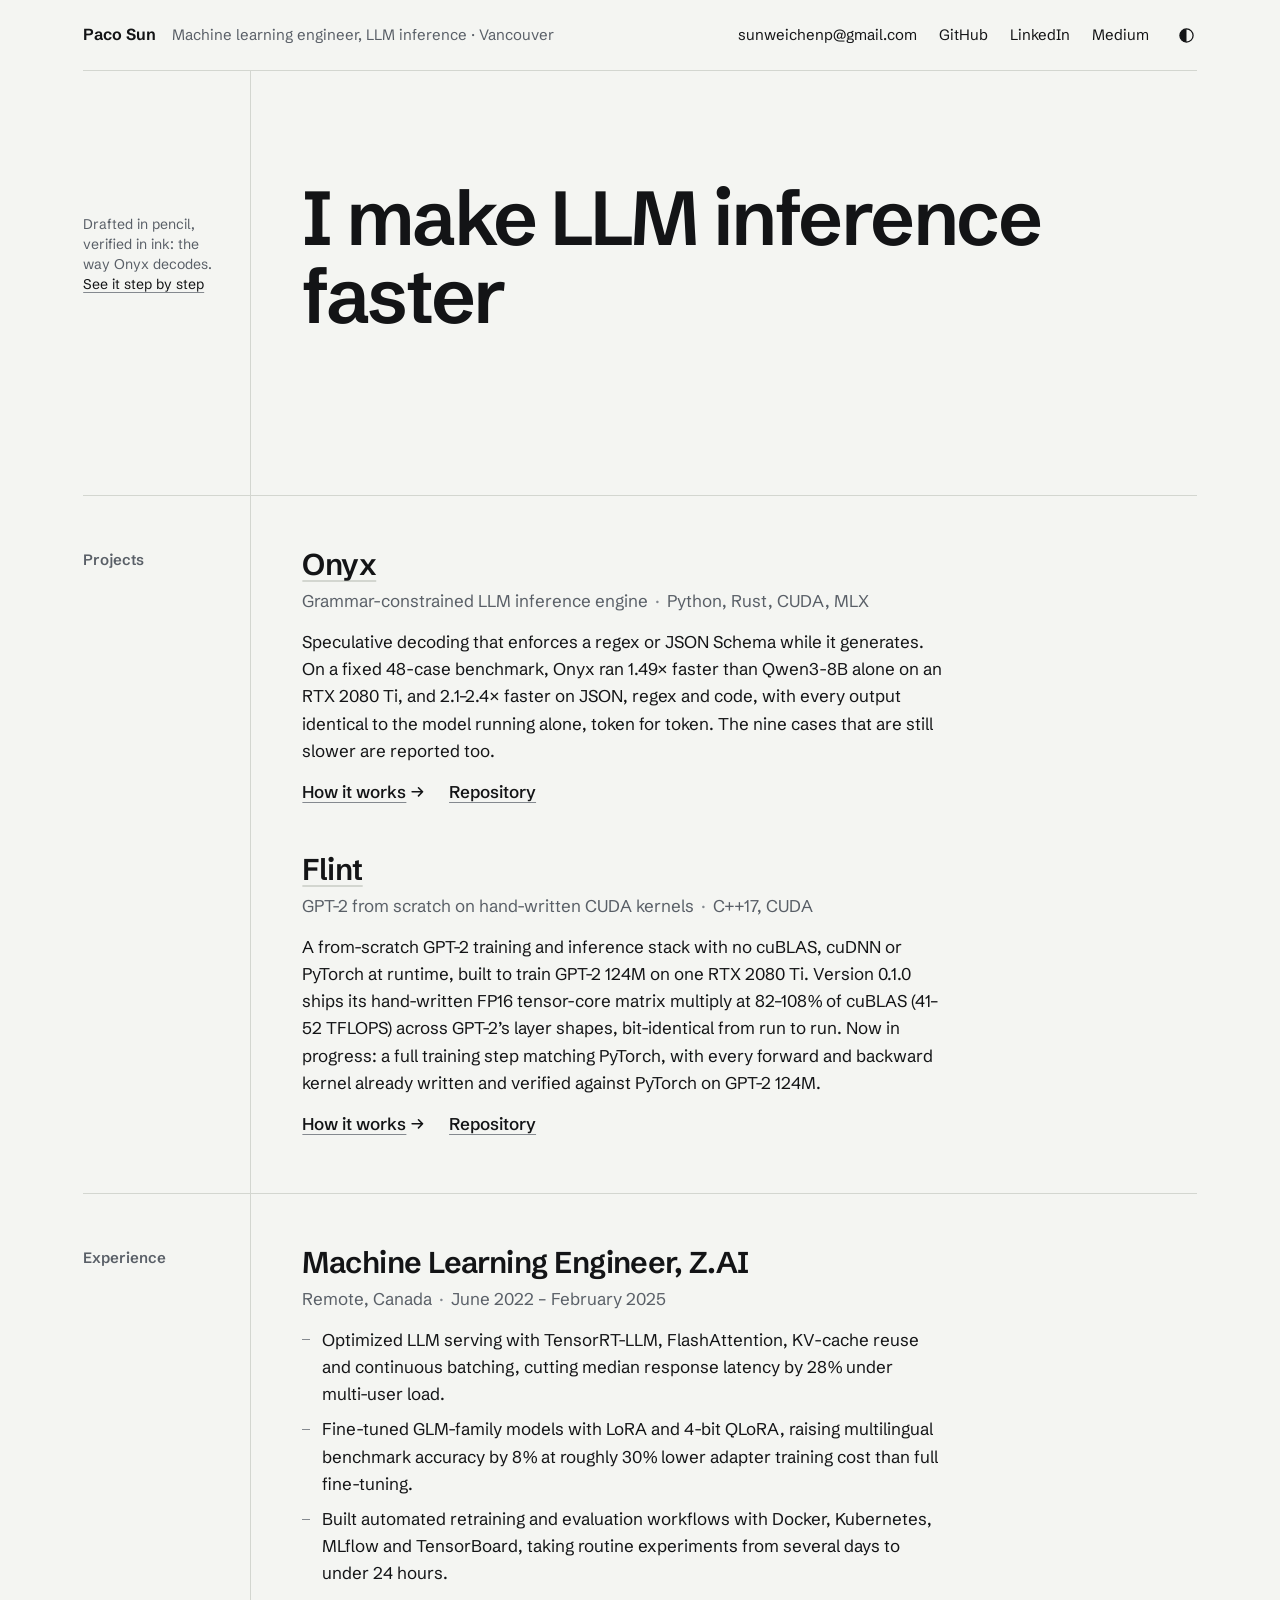
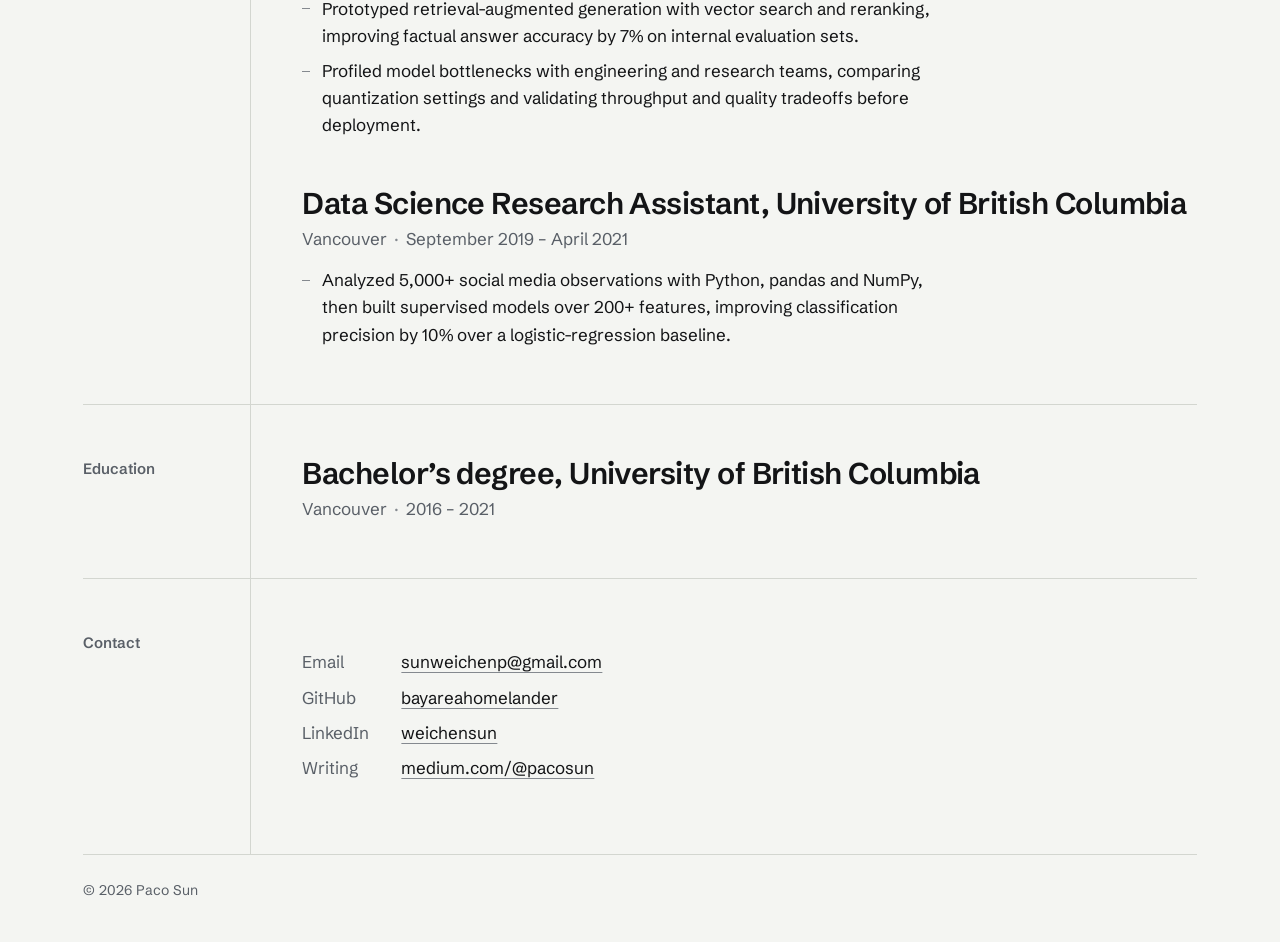
<file: index.html>
<!doctype html>
<html lang="en">
<head>
<meta charset="utf-8">
<meta name="viewport" content="width=device-width, initial-scale=1">
<title>Paco Sun, machine learning engineer</title>
<meta name="description" content="Paco Sun is a machine learning engineer in Vancouver who builds fast, exact LLM inference: Onyx, grammar-constrained speculative decoding, and Flint, GPT-2 on hand-written CUDA kernels.">
<meta property="og:type" content="website">
<meta property="og:title" content="Paco Sun, machine learning engineer">
<meta property="og:description" content="LLM inference that runs faster without changing a single output token.">
<meta property="og:url" content="https://bayareahomelander.github.io/">
<link rel="canonical" href="https://bayareahomelander.github.io/">
<link rel="icon" href="favicon.svg" type="image/svg+xml">
<link rel="preload" href="assets/fonts/schibsted-grotesk-latin-wght.woff2" as="font" type="font/woff2" crossorigin>
<link rel="stylesheet" href="assets/site.css">
<script>
(function () {
  var d = document.documentElement;
  try { var t = localStorage.getItem("theme"); if (t) d.dataset.theme = t; } catch (e) {}
  if (!matchMedia("(prefers-reduced-motion: reduce)").matches) {
    d.classList.add("motion");
    setTimeout(function () { if (!d.classList.contains("inking")) d.classList.remove("motion"); }, 2500);
  }
})();
</script>
<script src="assets/site.js" defer></script>
</head>
<body>
<a class="skip" href="#main">Skip to content</a>
<div class="wrap">
  <header class="slug">
    <div>
      <h1 class="name"><a href="./">Paco Sun</a></h1>
      <span class="role">Machine learning engineer, LLM inference<span class="sep" aria-hidden="true"> · </span>Vancouver</span>
    </div>
    <nav aria-label="Contact and profiles">
      <a href="mailto:sunweichenp@gmail.com">sunweichenp@gmail.com</a>
      <a href="https://github.com/bayareahomelander">GitHub</a>
      <a href="https://www.linkedin.com/in/weichensun/">LinkedIn</a>
      <a href="https://medium.com/@pacosun">Medium</a>
      <button class="theme" type="button" data-theme-toggle aria-label="Switch theme">
        <svg viewBox="0 0 20 20" aria-hidden="true"><circle cx="10" cy="10" r="7.75" fill="none" stroke="currentColor" stroke-width="1.5"/><path d="M10 2.25a7.75 7.75 0 0 0 0 15.5z" fill="currentColor"/></svg>
      </button>
    </nav>
  </header>

  <main id="main">
    <section class="row hero" aria-label="Introduction">
      <div class="m">
        <p class="note">
          <svg class="mark" viewBox="0 0 24 18" aria-hidden="true"><path d="M2.5 9.8c2 1.3 3.6 3 5 5.4C10.4 9.6 15 4.7 21.5 2.6" fill="none" stroke="currentColor" stroke-width="2" stroke-linecap="round" stroke-linejoin="round"/></svg>
          Drafted in pencil, verified in ink: the way Onyx decodes. <a href="onyx/#demo">See it step by step</a>
        </p>
      </div>
      <div class="c">
        <p class="lede" aria-hidden="true" data-ink><span class="w">I</span> <span class="w">make</span> <span class="w">LLM</span> <span class="w">inference</span> <span class="w">faster</span> <span class="w">without</span> <span class="w">changing</span> <span class="w">a</span> <span class="w">single</span> <span class="w">output</span> <span class="w">token.</span></p>
        <p class="visually-hidden">I make LLM inference faster without changing a single output token.</p>
      </div>
    </section>

    <section class="row" aria-labelledby="projects">
      <div class="m"><h2 id="projects">Projects</h2></div>
      <div class="c">
        <article class="entry">
          <h3><a href="onyx/">Onyx</a></h3>
          <p class="sub">Grammar-constrained LLM inference engine<span class="sep" aria-hidden="true">·</span>Python, Rust, CUDA, MLX</p>
          <p>Speculative decoding that enforces a regex or JSON Schema while it generates. On a fixed 48-case benchmark, Onyx ran 1.49× faster than Qwen3-8B alone on an RTX 2080 Ti, and 2.1–2.4× faster on JSON, regex and code, with every output identical to the model running alone, token for token. The nine cases that are still slower are reported too.</p>
          <p class="links"><a href="onyx/">How it works<svg class="arrow" viewBox="0 0 12 12" aria-hidden="true"><path d="M1 6h9.2M6.6 2.4 10.2 6l-3.6 3.6" fill="none" stroke="currentColor" stroke-width="1.4" stroke-linecap="round" stroke-linejoin="round"/></svg></a><a href="https://github.com/bayareahomelander/Onyx">Repository</a></p>
        </article>
        <article class="entry">
          <h3><a href="flint/">Flint</a></h3>
          <p class="sub">GPT-2 from scratch on hand-written CUDA kernels<span class="sep" aria-hidden="true">·</span>C++17, CUDA</p>
          <p>A from-scratch GPT-2 training and inference stack with no cuBLAS, cuDNN or PyTorch at runtime, built to train GPT-2 124M on one RTX 2080 Ti. Version 0.1.0 ships its hand-written FP16 tensor-core matrix multiply at 82–108% of cuBLAS (41–52 TFLOPS) across GPT-2’s layer shapes, bit-identical from run to run. Now in progress: a full training step matching PyTorch, with every forward and backward kernel already written and verified against PyTorch on GPT-2 124M.</p>
          <p class="links"><a href="flint/">How it works<svg class="arrow" viewBox="0 0 12 12" aria-hidden="true"><path d="M1 6h9.2M6.6 2.4 10.2 6l-3.6 3.6" fill="none" stroke="currentColor" stroke-width="1.4" stroke-linecap="round" stroke-linejoin="round"/></svg></a><a href="https://github.com/bayareahomelander/Flint">Repository</a></p>
        </article>
      </div>
    </section>

    <section class="row" aria-labelledby="experience">
      <div class="m"><h2 id="experience">Experience</h2></div>
      <div class="c">
        <article class="entry">
          <h3>Machine Learning Engineer, Z.AI</h3>
          <p class="sub">Remote, Canada<span class="sep" aria-hidden="true">·</span>June 2022 – February 2025</p>
          <ul>
            <li>Optimized LLM serving with TensorRT-LLM, FlashAttention, KV-cache reuse and continuous batching, cutting median response latency by 28% under multi-user load.</li>
            <li>Fine-tuned GLM-family models with LoRA and 4-bit QLoRA, raising multilingual benchmark accuracy by 8% at roughly 30% lower adapter training cost than full fine-tuning.</li>
            <li>Built automated retraining and evaluation workflows with Docker, Kubernetes, MLflow and TensorBoard, taking routine experiments from several days to under 24 hours.</li>
            <li>Prototyped retrieval-augmented generation with vector search and reranking, improving factual answer accuracy by 7% on internal evaluation sets.</li>
            <li>Profiled model bottlenecks with engineering and research teams, comparing quantization settings and validating throughput and quality tradeoffs before deployment.</li>
          </ul>
        </article>
        <article class="entry">
          <h3>Data Science Research Assistant, University of British Columbia</h3>
          <p class="sub">Vancouver<span class="sep" aria-hidden="true">·</span>September 2019 – April 2021</p>
          <ul>
            <li>Analyzed 5,000+ social media observations with Python, pandas and NumPy, then built supervised models over 200+ features, improving classification precision by 10% over a logistic-regression baseline.</li>
          </ul>
        </article>
      </div>
    </section>

    <section class="row" aria-labelledby="education">
      <div class="m"><h2 id="education">Education</h2></div>
      <div class="c">
        <article class="entry">
          <h3>Bachelor’s degree, University of British Columbia</h3>
          <p class="sub">Vancouver<span class="sep" aria-hidden="true">·</span>2016 – 2021</p>
        </article>
      </div>
    </section>

    <section class="row" aria-labelledby="contact">
      <div class="m"><h2 id="contact">Contact</h2></div>
      <div class="c">
        <dl class="contact">
          <dt>Email</dt><dd><a href="mailto:sunweichenp@gmail.com">sunweichenp@gmail.com</a></dd>
          <dt>GitHub</dt><dd><a href="https://github.com/bayareahomelander">bayareahomelander</a></dd>
          <dt>LinkedIn</dt><dd><a href="https://www.linkedin.com/in/weichensun/">weichensun</a></dd>
          <dt>Writing</dt><dd><a href="https://medium.com/@pacosun">medium.com/@pacosun</a></dd>
        </dl>
      </div>
    </section>
  </main>

  <footer class="foot">
    <span>© 2026 Paco Sun</span>
  </footer>
</div>
</body>
</html>
</file>
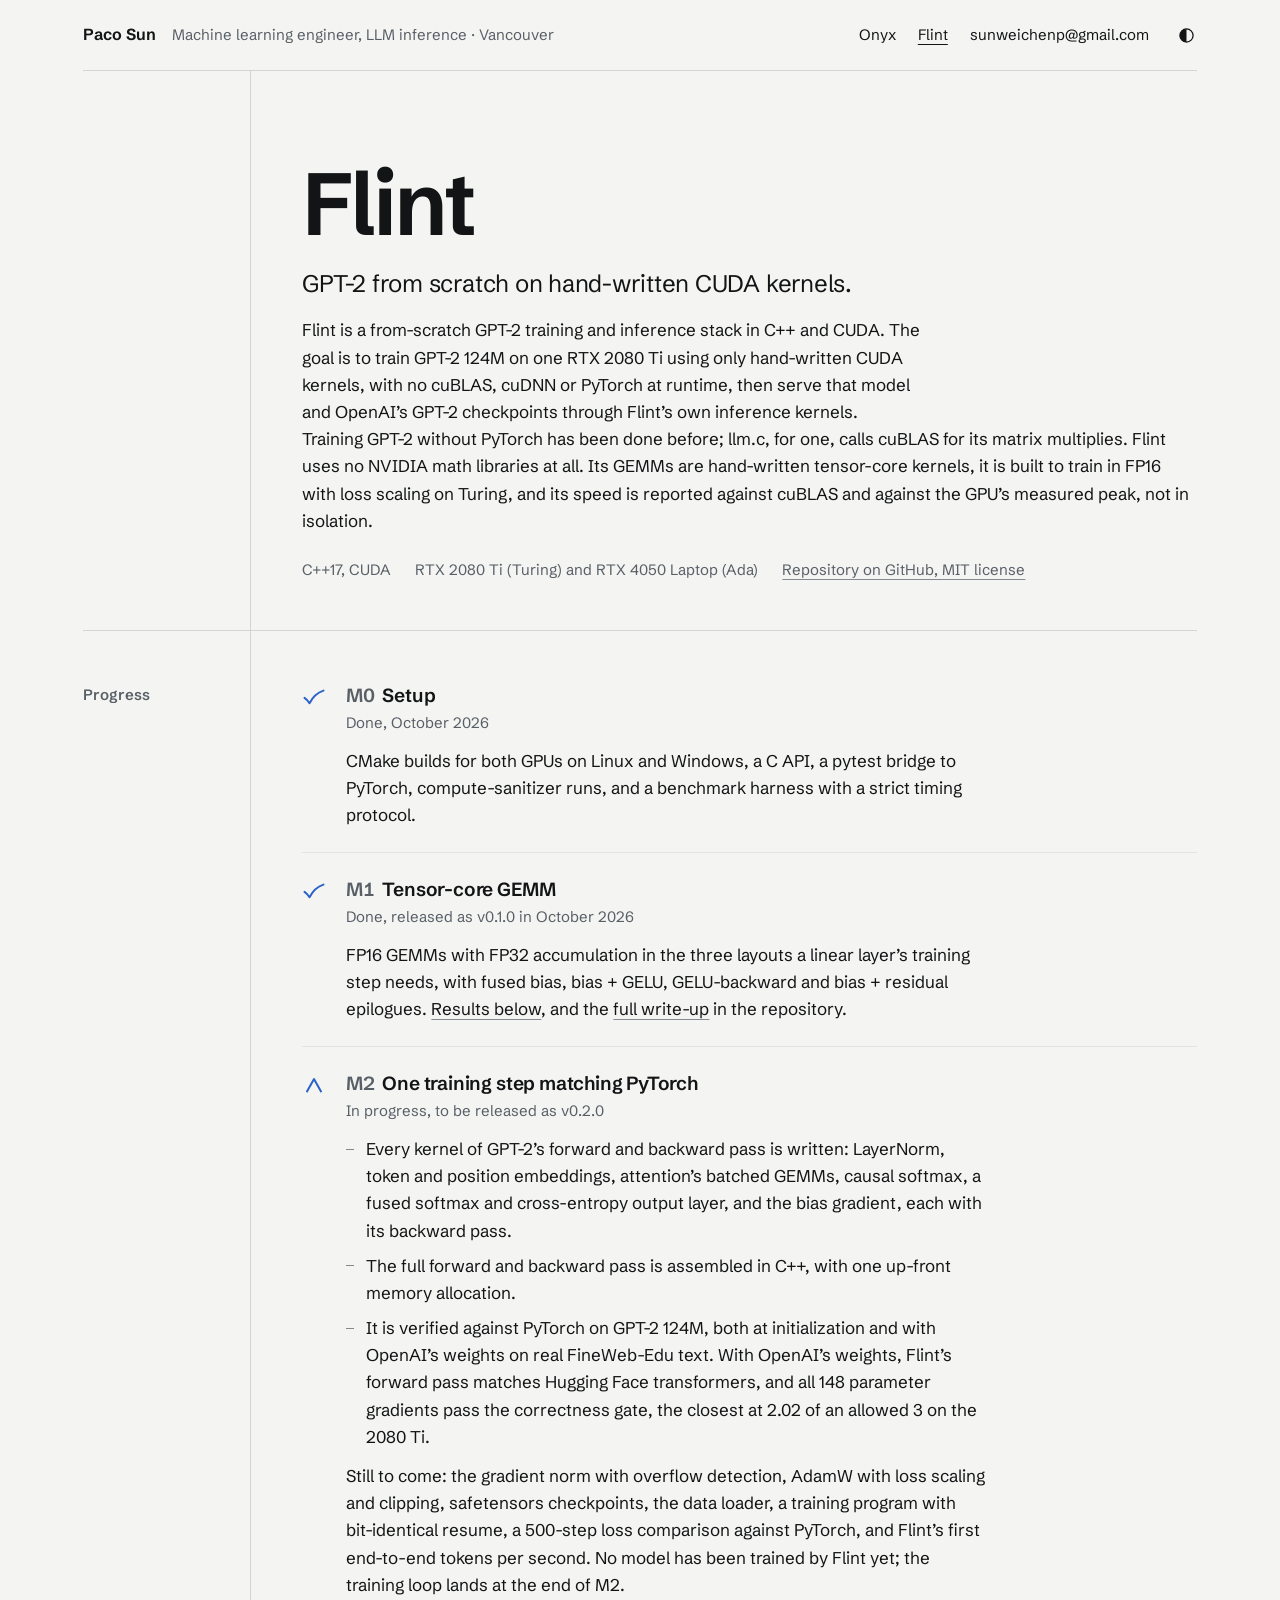
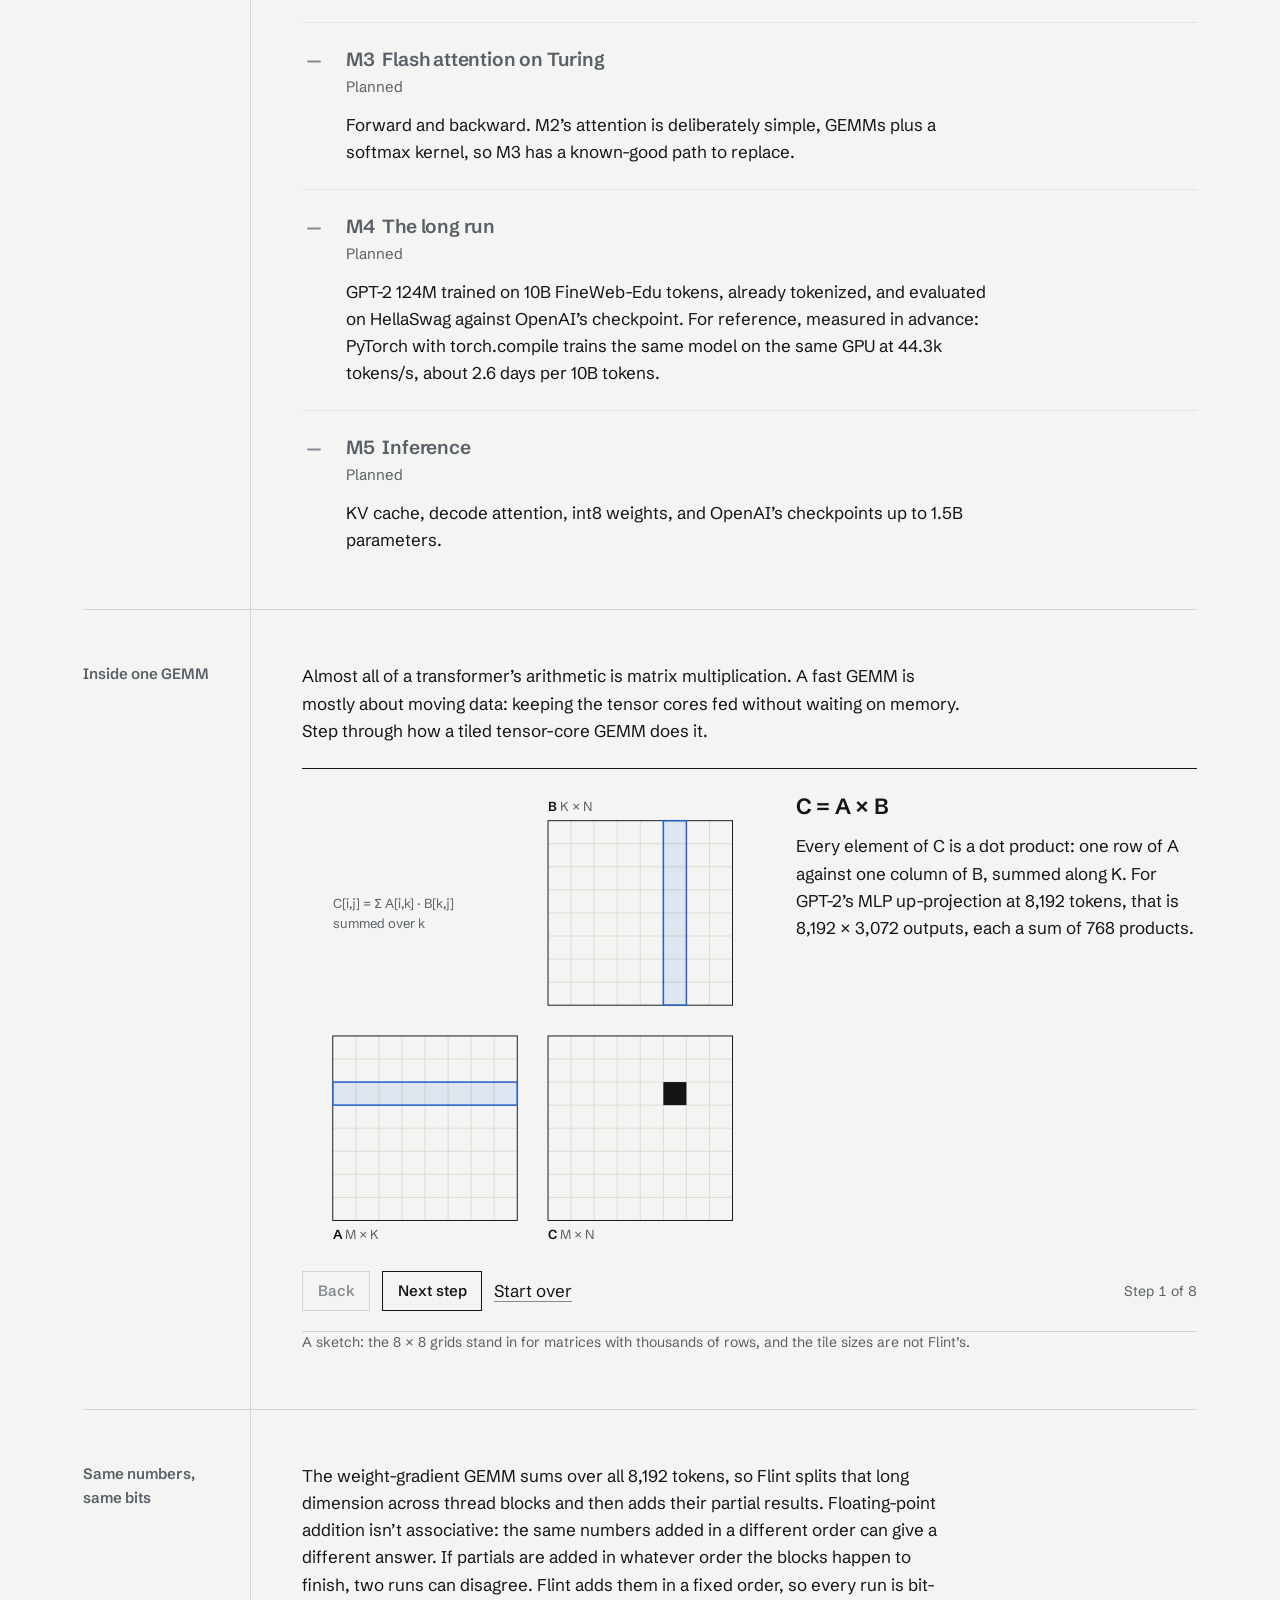
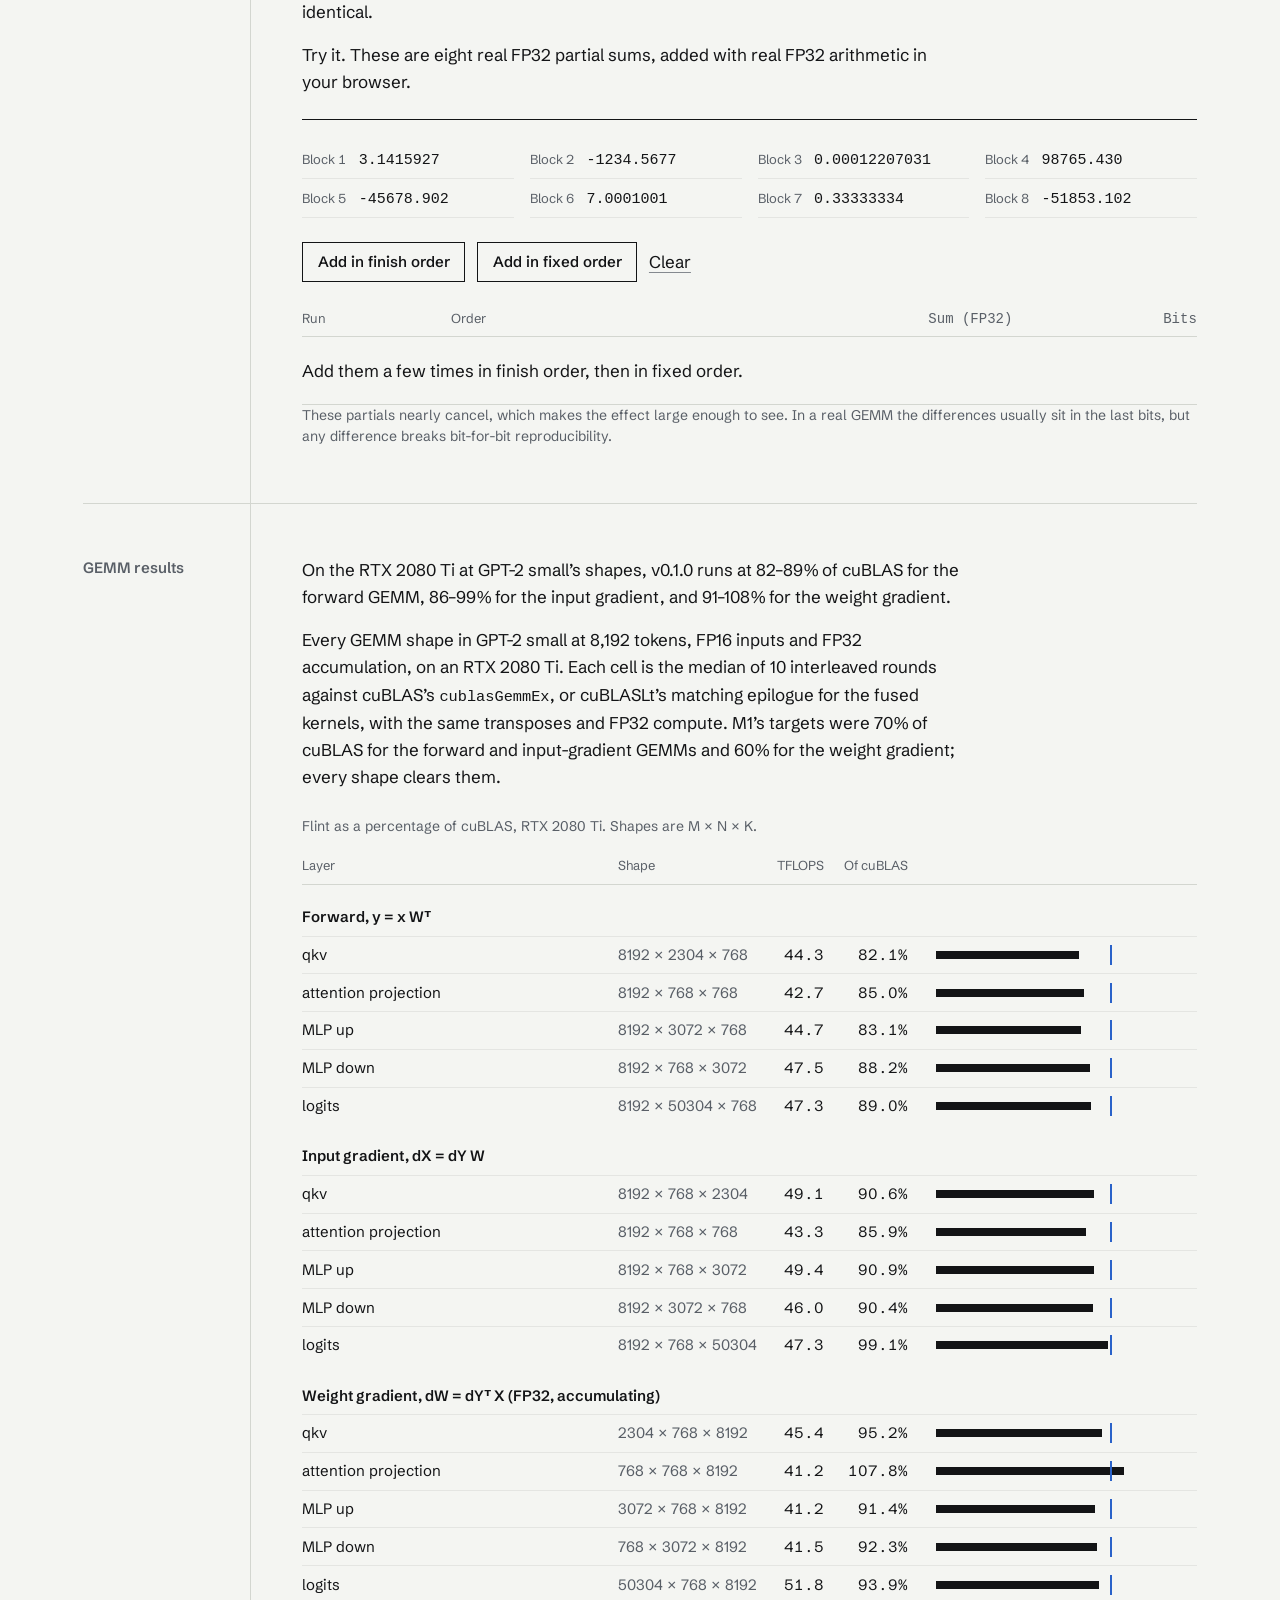
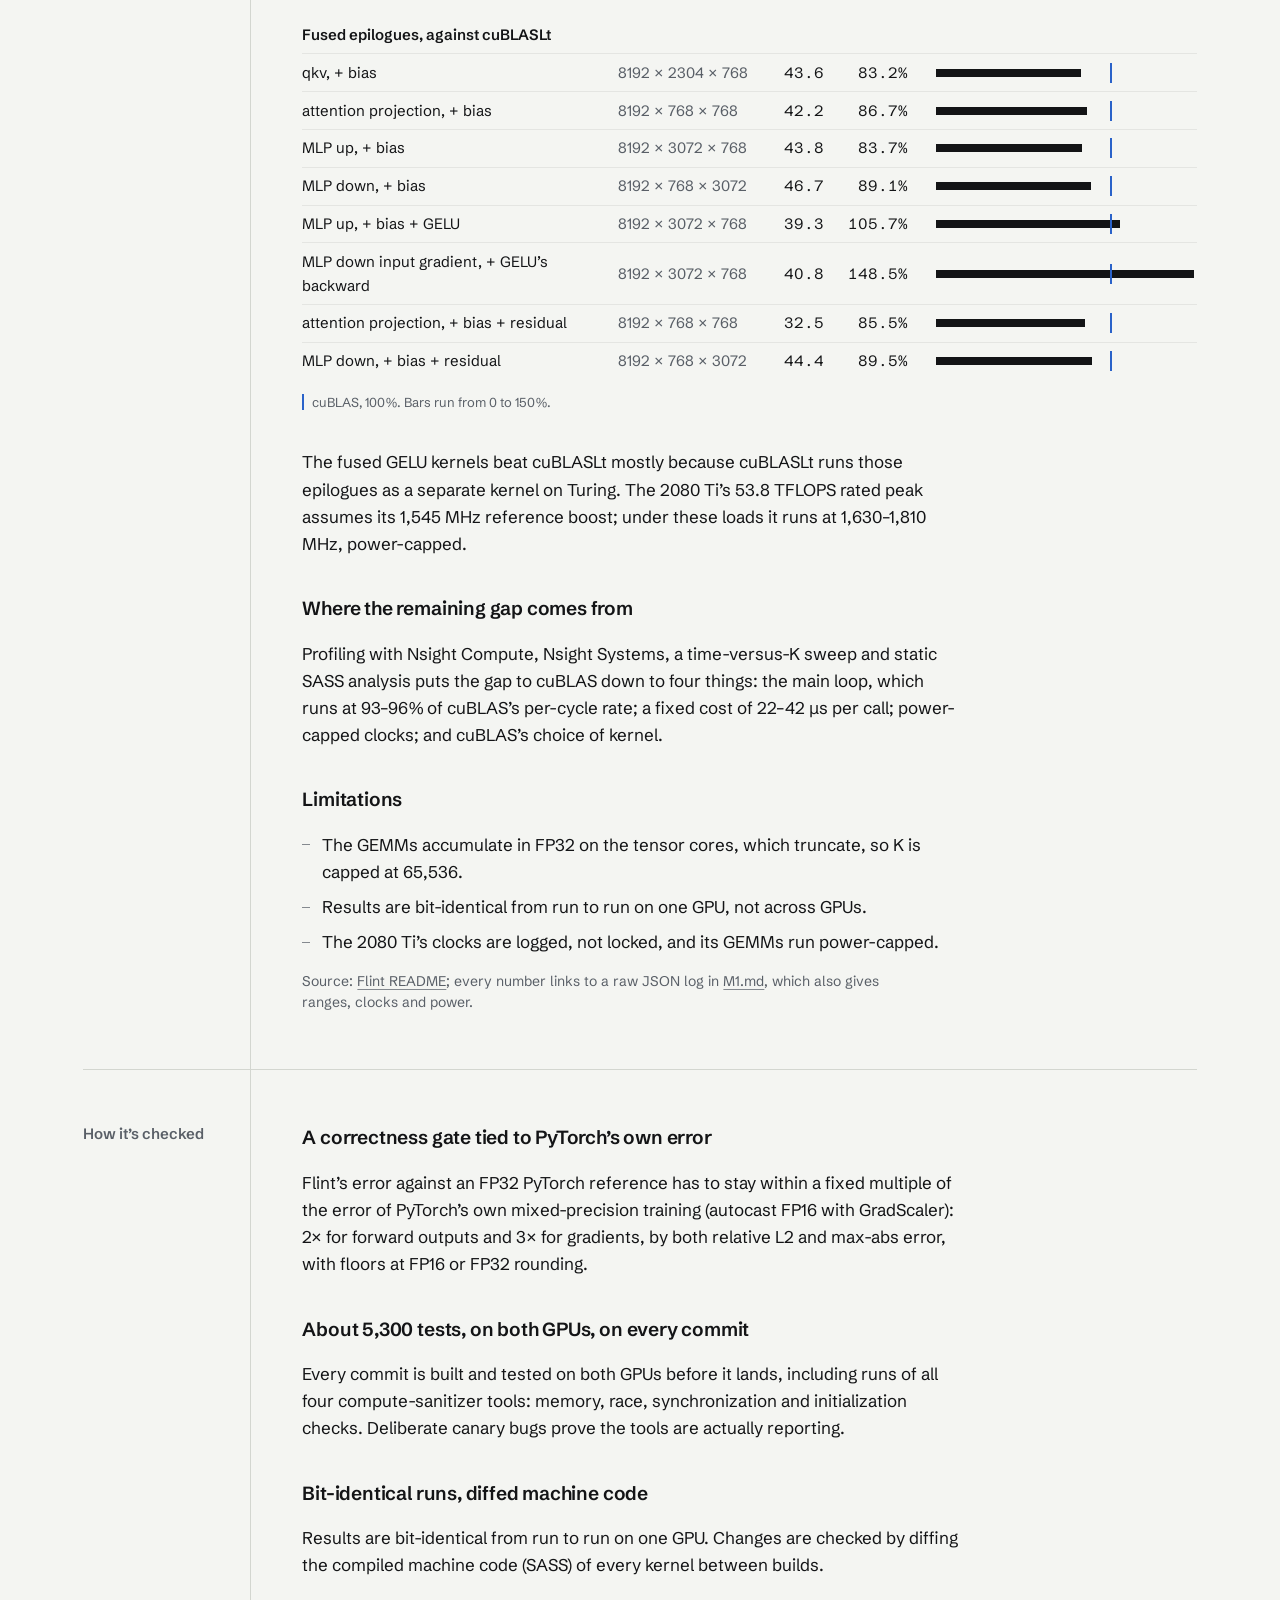
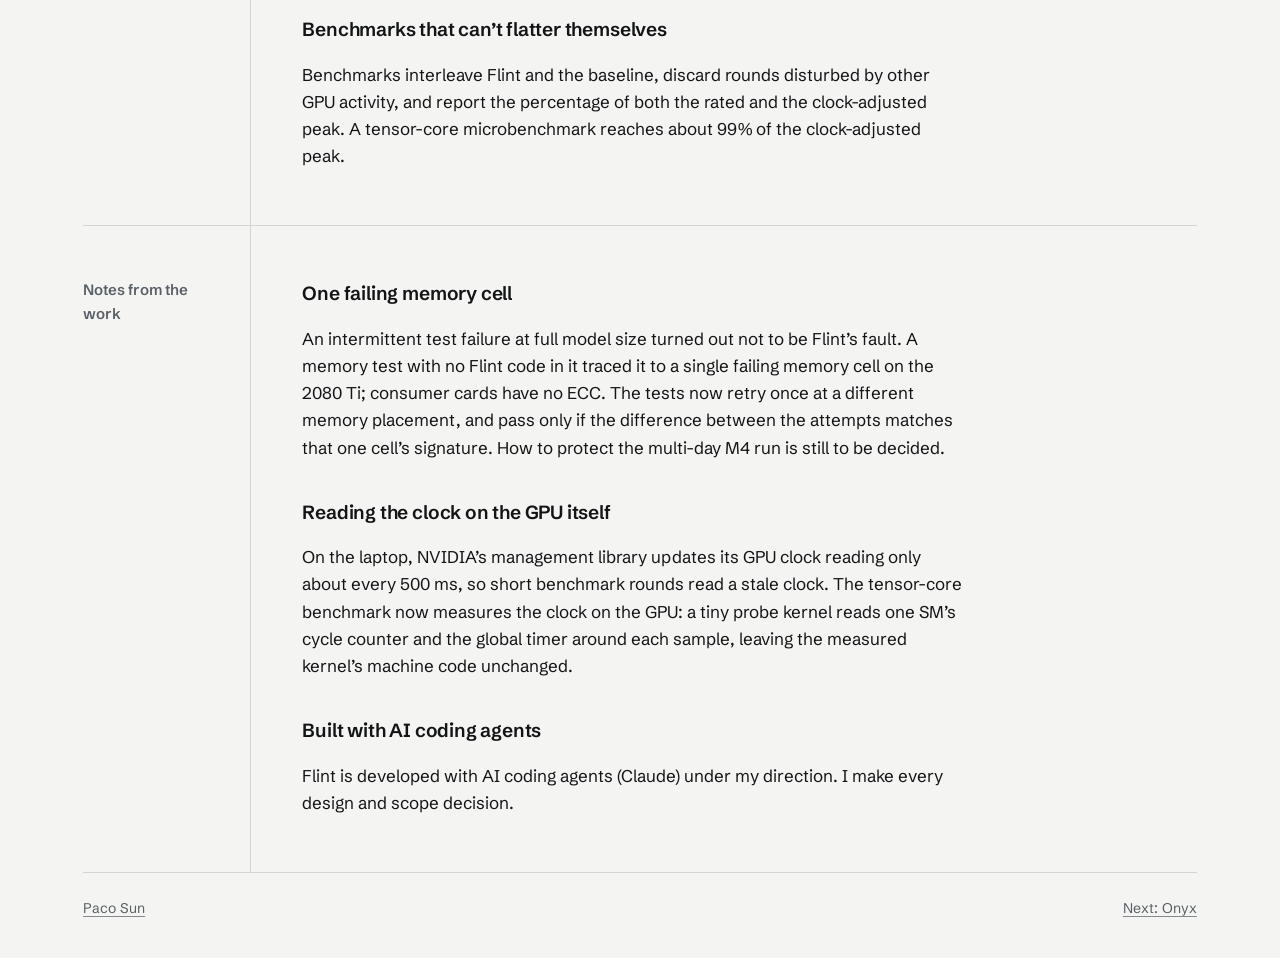
<file: flint/index.html>
<!doctype html>
<html lang="en">
<head>
<meta charset="utf-8">
<meta name="viewport" content="width=device-width, initial-scale=1">
<title>Flint: GPT-2 from scratch on hand-written CUDA kernels · Paco Sun</title>
<meta name="description" content="Flint is a from-scratch GPT-2 training and inference stack in C++ and CUDA, with no cuBLAS, cuDNN or PyTorch at runtime. v0.1.0: a hand-written tensor-core GEMM at 82–108% of cuBLAS. A training step matching PyTorch is in progress.">
<meta property="og:type" content="article">
<meta property="og:title" content="Flint: GPT-2 from scratch on hand-written CUDA kernels">
<meta property="og:description" content="A hand-written FP16 tensor-core GEMM at 82–108% of cuBLAS across GPT-2’s layer shapes, bit-identical run to run. Step through how it works.">
<meta property="og:url" content="https://bayareahomelander.github.io/flint/">
<link rel="canonical" href="https://bayareahomelander.github.io/flint/">
<link rel="icon" href="../favicon.svg" type="image/svg+xml">
<link rel="preload" href="../assets/fonts/schibsted-grotesk-latin-wght.woff2" as="font" type="font/woff2" crossorigin>
<link rel="stylesheet" href="../assets/site.css">
<link rel="stylesheet" href="demo.css">
<script>
(function () {
  try { var t = localStorage.getItem("theme"); if (t) document.documentElement.dataset.theme = t; } catch (e) {}
})();
</script>
<script src="../assets/site.js" defer></script>
<script src="demo.js" defer></script>
</head>
<body>
<a class="skip" href="#main">Skip to content</a>
<div class="wrap">
  <header class="slug">
    <div>
      <p class="name"><a href="../">Paco Sun</a></p>
      <span class="role">Machine learning engineer, LLM inference<span class="sep" aria-hidden="true"> · </span>Vancouver</span>
    </div>
    <nav aria-label="Site">
      <a href="../onyx/">Onyx</a>
      <a href="./" aria-current="page">Flint</a>
      <a href="mailto:sunweichenp@gmail.com">sunweichenp@gmail.com</a>
      <button class="theme" type="button" data-theme-toggle aria-label="Switch theme">
        <svg viewBox="0 0 20 20" aria-hidden="true"><circle cx="10" cy="10" r="7.75" fill="none" stroke="currentColor" stroke-width="1.5"/><path d="M10 2.25a7.75 7.75 0 0 0 0 15.5z" fill="currentColor"/></svg>
      </button>
    </nav>
  </header>

  <main id="main">
    <section class="row title" aria-labelledby="top">
      <div class="m"></div>
      <div class="c">
        <h1 id="top">Flint</h1>
        <p class="standfirst">GPT-2 from scratch on hand-written CUDA kernels.</p>
        <p>Flint is a from-scratch GPT-2 training and inference stack in C++ and CUDA. The goal is to train GPT-2 124M on one RTX 2080 Ti using only hand-written CUDA kernels, with no cuBLAS, cuDNN or PyTorch at runtime, then serve that model and OpenAI’s GPT-2 checkpoints through Flint’s own inference kernels.</p>
        <p>Training GPT-2 without PyTorch has been done before; llm.c, for one, calls cuBLAS for its matrix multiplies. Flint uses no NVIDIA math libraries at all. Its GEMMs are hand-written tensor-core kernels, it is built to train in FP16 with loss scaling on Turing, and its speed is reported against cuBLAS and against the GPU’s measured peak, not in isolation.</p>
        <p class="facts"><span>C++17, CUDA</span><span>RTX 2080 Ti (Turing) and RTX 4050 Laptop (Ada)</span><a href="https://github.com/bayareahomelander/Flint">Repository on GitHub, MIT license</a></p>
      </div>
    </section>

    <section class="row" aria-labelledby="progress">
      <div class="m"><h2 id="progress">Progress</h2></div>
      <div class="c">
        <ol class="milestones">
          <li class="done">
            <svg class="ms-mark" viewBox="0 0 24 18" aria-hidden="true"><path d="M2.5 9.8c2 1.3 3.6 3 5 5.4C10.4 9.6 15 4.7 21.5 2.6" fill="none" stroke="currentColor" stroke-width="2" stroke-linecap="round" stroke-linejoin="round"/></svg>
            <div>
              <h3><span class="ms-id">M0</span>Setup</h3>
              <p class="ms-state">Done, October 2026</p>
              <p>CMake builds for both GPUs on Linux and Windows, a C API, a pytest bridge to PyTorch, compute-sanitizer runs, and a benchmark harness with a strict timing protocol.</p>
            </div>
          </li>
          <li class="done">
            <svg class="ms-mark" viewBox="0 0 24 18" aria-hidden="true"><path d="M2.5 9.8c2 1.3 3.6 3 5 5.4C10.4 9.6 15 4.7 21.5 2.6" fill="none" stroke="currentColor" stroke-width="2" stroke-linecap="round" stroke-linejoin="round"/></svg>
            <div>
              <h3><span class="ms-id">M1</span>Tensor-core GEMM</h3>
              <p class="ms-state">Done, released as v0.1.0 in October 2026</p>
              <p>FP16 GEMMs with FP32 accumulation in the three layouts a linear layer’s training step needs, with fused bias, bias + GELU, GELU-backward and bias + residual epilogues. <a href="#results">Results below</a>, and the <a href="https://github.com/bayareahomelander/Flint/blob/main/docs/results/M1.md">full write-up</a> in the repository.</p>
            </div>
          </li>
          <li class="active">
            <svg class="ms-mark" viewBox="0 0 24 18" aria-hidden="true"><path d="M5 15.5 12 3l7 12.5" fill="none" stroke="currentColor" stroke-width="2" stroke-linecap="round" stroke-linejoin="round"/></svg>
            <div>
              <h3><span class="ms-id">M2</span>One training step matching PyTorch</h3>
              <p class="ms-state">In progress, to be released as v0.2.0</p>
              <ul class="dash">
                <li>Every kernel of GPT-2’s forward and backward pass is written: LayerNorm, token and position embeddings, attention’s batched GEMMs, causal softmax, a fused softmax and cross-entropy output layer, and the bias gradient, each with its backward pass.</li>
                <li>The full forward and backward pass is assembled in C++, with one up-front memory allocation.</li>
                <li>It is verified against PyTorch on GPT-2 124M, both at initialization and with OpenAI’s weights on real FineWeb-Edu text. With OpenAI’s weights, Flint’s forward pass matches Hugging Face transformers, and all 148 parameter gradients pass the correctness gate, the closest at 2.02 of an allowed 3 on the 2080 Ti.</li>
              </ul>
              <p>Still to come: the gradient norm with overflow detection, AdamW with loss scaling and clipping, safetensors checkpoints, the data loader, a training program with bit-identical resume, a 500-step loss comparison against PyTorch, and Flint’s first end-to-end tokens per second. No model has been trained by Flint yet; the training loop lands at the end of M2.</p>
            </div>
          </li>
          <li class="planned">
            <svg class="ms-mark" viewBox="0 0 24 18" aria-hidden="true"><path d="M6 9.5h12" fill="none" stroke="currentColor" stroke-width="2" stroke-linecap="round"/></svg>
            <div>
              <h3><span class="ms-id">M3</span>Flash attention on Turing</h3>
              <p class="ms-state">Planned</p>
              <p>Forward and backward. M2’s attention is deliberately simple, GEMMs plus a softmax kernel, so M3 has a known-good path to replace.</p>
            </div>
          </li>
          <li class="planned">
            <svg class="ms-mark" viewBox="0 0 24 18" aria-hidden="true"><path d="M6 9.5h12" fill="none" stroke="currentColor" stroke-width="2" stroke-linecap="round"/></svg>
            <div>
              <h3><span class="ms-id">M4</span>The long run</h3>
              <p class="ms-state">Planned</p>
              <p>GPT-2 124M trained on 10B FineWeb-Edu tokens, already tokenized, and evaluated on HellaSwag against OpenAI’s checkpoint. For reference, measured in advance: PyTorch with torch.compile trains the same model on the same GPU at 44.3k tokens/s, about 2.6 days per 10B tokens.</p>
            </div>
          </li>
          <li class="planned">
            <svg class="ms-mark" viewBox="0 0 24 18" aria-hidden="true"><path d="M6 9.5h12" fill="none" stroke="currentColor" stroke-width="2" stroke-linecap="round"/></svg>
            <div>
              <h3><span class="ms-id">M5</span>Inference</h3>
              <p class="ms-state">Planned</p>
              <p>KV cache, decode attention, int8 weights, and OpenAI’s checkpoints up to 1.5B parameters.</p>
            </div>
          </li>
        </ol>
      </div>
    </section>

    <section class="row" aria-labelledby="demo">
      <div class="m"><h2 id="demo">Inside one GEMM</h2></div>
      <div class="c">
        <div class="prose">
          <p>Almost all of a transformer’s arithmetic is matrix multiplication. A fast GEMM is mostly about moving data: keeping the tensor cores fed without waiting on memory. Step through how a tiled tensor-core GEMM does it.</p>
        </div>

        <div class="demo gemm-demo" data-gemm>
          <div class="gemm-body">
            <svg class="gemm" viewBox="0 0 600 590" role="img" aria-labelledby="gemm-title" data-svg><title id="gemm-title">Matrices A, B and C, with the parts in use highlighted</title></svg>
            <div class="gemm-side">
              <p class="gemm-stage" data-stage></p>
              <p class="status" data-status aria-live="polite"></p>
            </div>
          </div>
          <div class="demo-controls">
            <button class="btn quiet" type="button" data-back>Back</button>
            <button class="btn" type="button" data-next>Next step</button>
            <button class="textbtn" type="button" data-reset>Start over</button>
            <span class="count" data-step></span>
          </div>
        </div>
        <p class="small demo-note">A sketch: the 8 × 8 grids stand in for matrices with thousands of rows, and the tile sizes are not Flint’s.</p>
      </div>
    </section>

    <section class="row" aria-labelledby="order">
      <div class="m"><h2 id="order">Same numbers, same bits</h2></div>
      <div class="c">
        <div class="prose">
          <p>The weight-gradient GEMM sums over all 8,192 tokens, so Flint splits that long dimension across thread blocks and then adds their partial results. Floating-point addition isn’t associative: the same numbers added in a different order can give a different answer. If partials are added in whatever order the blocks happen to finish, two runs can disagree. Flint adds them in a fixed order, so every run is bit-identical.</p>
          <p>Try it. These are eight real FP32 partial sums, added with real FP32 arithmetic in your browser.</p>
        </div>

        <div class="demo sum-demo" data-sum>
          <ol class="partials code" data-partials aria-label="Eight partial sums"></ol>
          <div class="demo-controls">
            <button class="btn" type="button" data-random>Add in finish order</button>
            <button class="btn" type="button" data-fixed>Add in fixed order</button>
            <button class="textbtn" type="button" data-clear>Clear</button>
          </div>
          <table class="sumlog">
            <caption class="visually-hidden">Results of each run</caption>
            <thead><tr><th scope="col">Run</th><th scope="col">Order</th><th scope="col" class="num">Sum (FP32)</th><th scope="col" class="num">Bits</th></tr></thead>
            <tbody data-log></tbody>
          </table>
          <p class="status" data-sum-status aria-live="polite">Add them a few times in finish order, then in fixed order.</p>
        </div>
        <p class="small demo-note">These partials nearly cancel, which makes the effect large enough to see. In a real GEMM the differences usually sit in the last bits, but any difference breaks bit-for-bit reproducibility.</p>
      </div>
    </section>

    <section class="row" aria-labelledby="results">
      <div class="m"><h2 id="results">GEMM results</h2></div>
      <div class="c">
        <div class="prose">
          <p>On the RTX 2080 Ti at GPT-2 small’s shapes, v0.1.0 runs at 82–89% of cuBLAS for the forward GEMM, 86–99% for the input gradient, and 91–108% for the weight gradient.</p>
          <p>Every GEMM shape in GPT-2 small at 8,192 tokens, FP16 inputs and FP32 accumulation, on an RTX 2080 Ti. Each cell is the median of 10 interleaved rounds against cuBLAS’s <code>cublasGemmEx</code>, or cuBLASLt’s matching epilogue for the fused kernels, with the same transposes and FP32 compute. M1’s targets were 70% of cuBLAS for the forward and input-gradient GEMMs and 60% for the weight gradient; every shape clears them.</p>
        </div>
        <table class="chart flint-chart">
          <caption>Flint as a percentage of cuBLAS, RTX 2080 Ti. Shapes are M × N × K.</caption>
          <thead><tr><th scope="col">Layer</th><th scope="col" class="shape">Shape</th><th scope="col" class="num">TFLOPS</th><th scope="col" class="num">Of cuBLAS</th><th scope="col" class="barcell"><span class="visually-hidden">Bar</span></th></tr></thead>
          <tbody>
            <tr class="group"><th scope="rowgroup" colspan="5">Forward, y = x Wᵀ</th></tr>
            <tr><th scope="row">qkv</th><td class="shape dim">8192 × 2304 × 768</td><td class="num">44.3</td><td class="num">82.1%</td><td class="barcell"><div class="bar" style="--v:54.73%;--base:66.67%"><i></i></div></td></tr>
            <tr><th scope="row">attention projection</th><td class="shape dim">8192 × 768 × 768</td><td class="num">42.7</td><td class="num">85.0%</td><td class="barcell"><div class="bar" style="--v:56.67%;--base:66.67%"><i></i></div></td></tr>
            <tr><th scope="row">MLP up</th><td class="shape dim">8192 × 3072 × 768</td><td class="num">44.7</td><td class="num">83.1%</td><td class="barcell"><div class="bar" style="--v:55.4%;--base:66.67%"><i></i></div></td></tr>
            <tr><th scope="row">MLP down</th><td class="shape dim">8192 × 768 × 3072</td><td class="num">47.5</td><td class="num">88.2%</td><td class="barcell"><div class="bar" style="--v:58.8%;--base:66.67%"><i></i></div></td></tr>
            <tr><th scope="row">logits</th><td class="shape dim">8192 × 50304 × 768</td><td class="num">47.3</td><td class="num">89.0%</td><td class="barcell"><div class="bar" style="--v:59.33%;--base:66.67%"><i></i></div></td></tr>
            <tr class="group"><th scope="rowgroup" colspan="5">Input gradient, dX = dY W</th></tr>
            <tr><th scope="row">qkv</th><td class="shape dim">8192 × 768 × 2304</td><td class="num">49.1</td><td class="num">90.6%</td><td class="barcell"><div class="bar" style="--v:60.4%;--base:66.67%"><i></i></div></td></tr>
            <tr><th scope="row">attention projection</th><td class="shape dim">8192 × 768 × 768</td><td class="num">43.3</td><td class="num">85.9%</td><td class="barcell"><div class="bar" style="--v:57.27%;--base:66.67%"><i></i></div></td></tr>
            <tr><th scope="row">MLP up</th><td class="shape dim">8192 × 768 × 3072</td><td class="num">49.4</td><td class="num">90.9%</td><td class="barcell"><div class="bar" style="--v:60.6%;--base:66.67%"><i></i></div></td></tr>
            <tr><th scope="row">MLP down</th><td class="shape dim">8192 × 3072 × 768</td><td class="num">46.0</td><td class="num">90.4%</td><td class="barcell"><div class="bar" style="--v:60.27%;--base:66.67%"><i></i></div></td></tr>
            <tr><th scope="row">logits</th><td class="shape dim">8192 × 768 × 50304</td><td class="num">47.3</td><td class="num">99.1%</td><td class="barcell"><div class="bar" style="--v:66.07%;--base:66.67%"><i></i></div></td></tr>
            <tr class="group"><th scope="rowgroup" colspan="5">Weight gradient, dW = dYᵀ X (FP32, accumulating)</th></tr>
            <tr><th scope="row">qkv</th><td class="shape dim">2304 × 768 × 8192</td><td class="num">45.4</td><td class="num">95.2%</td><td class="barcell"><div class="bar" style="--v:63.47%;--base:66.67%"><i></i></div></td></tr>
            <tr><th scope="row">attention projection</th><td class="shape dim">768 × 768 × 8192</td><td class="num">41.2</td><td class="num">107.8%</td><td class="barcell"><div class="bar" style="--v:71.87%;--base:66.67%"><i></i></div></td></tr>
            <tr><th scope="row">MLP up</th><td class="shape dim">3072 × 768 × 8192</td><td class="num">41.2</td><td class="num">91.4%</td><td class="barcell"><div class="bar" style="--v:60.93%;--base:66.67%"><i></i></div></td></tr>
            <tr><th scope="row">MLP down</th><td class="shape dim">768 × 3072 × 8192</td><td class="num">41.5</td><td class="num">92.3%</td><td class="barcell"><div class="bar" style="--v:61.53%;--base:66.67%"><i></i></div></td></tr>
            <tr><th scope="row">logits</th><td class="shape dim">50304 × 768 × 8192</td><td class="num">51.8</td><td class="num">93.9%</td><td class="barcell"><div class="bar" style="--v:62.6%;--base:66.67%"><i></i></div></td></tr>
            <tr class="group"><th scope="rowgroup" colspan="5">Fused epilogues, against cuBLASLt</th></tr>
            <tr><th scope="row">qkv, + bias</th><td class="shape dim">8192 × 2304 × 768</td><td class="num">43.6</td><td class="num">83.2%</td><td class="barcell"><div class="bar" style="--v:55.47%;--base:66.67%"><i></i></div></td></tr>
            <tr><th scope="row">attention projection, + bias</th><td class="shape dim">8192 × 768 × 768</td><td class="num">42.2</td><td class="num">86.7%</td><td class="barcell"><div class="bar" style="--v:57.8%;--base:66.67%"><i></i></div></td></tr>
            <tr><th scope="row">MLP up, + bias</th><td class="shape dim">8192 × 3072 × 768</td><td class="num">43.8</td><td class="num">83.7%</td><td class="barcell"><div class="bar" style="--v:55.8%;--base:66.67%"><i></i></div></td></tr>
            <tr><th scope="row">MLP down, + bias</th><td class="shape dim">8192 × 768 × 3072</td><td class="num">46.7</td><td class="num">89.1%</td><td class="barcell"><div class="bar" style="--v:59.4%;--base:66.67%"><i></i></div></td></tr>
            <tr><th scope="row">MLP up, + bias + GELU</th><td class="shape dim">8192 × 3072 × 768</td><td class="num">39.3</td><td class="num">105.7%</td><td class="barcell"><div class="bar" style="--v:70.47%;--base:66.67%"><i></i></div></td></tr>
            <tr><th scope="row">MLP down input gradient, + GELU’s backward</th><td class="shape dim">8192 × 3072 × 768</td><td class="num">40.8</td><td class="num">148.5%</td><td class="barcell"><div class="bar" style="--v:99%;--base:66.67%"><i></i></div></td></tr>
            <tr><th scope="row">attention projection, + bias + residual</th><td class="shape dim">8192 × 768 × 768</td><td class="num">32.5</td><td class="num">85.5%</td><td class="barcell"><div class="bar" style="--v:57%;--base:66.67%"><i></i></div></td></tr>
            <tr><th scope="row">MLP down, + bias + residual</th><td class="shape dim">8192 × 768 × 3072</td><td class="num">44.4</td><td class="num">89.5%</td><td class="barcell"><div class="bar" style="--v:59.67%;--base:66.67%"><i></i></div></td></tr>
          </tbody>
        </table>
        <p class="axis-note">cuBLAS, 100%. Bars run from 0 to 150%.</p>

        <div class="prose" style="margin-top:2.25rem">
          <p>The fused GELU kernels beat cuBLASLt mostly because cuBLASLt runs those epilogues as a separate kernel on Turing. The 2080 Ti’s 53.8 TFLOPS rated peak assumes its 1,545 MHz reference boost; under these loads it runs at 1,630–1,810 MHz, power-capped.</p>
          <h3>Where the remaining gap comes from</h3>
          <p>Profiling with Nsight Compute, Nsight Systems, a time-versus-K sweep and static SASS analysis puts the gap to cuBLAS down to four things: the main loop, which runs at 93–96% of cuBLAS’s per-cycle rate; a fixed cost of 22–42 µs per call; power-capped clocks; and cuBLAS’s choice of kernel.</p>
          <h3>Limitations</h3>
          <ul>
            <li>The GEMMs accumulate in FP32 on the tensor cores, which truncate, so K is capped at 65,536.</li>
            <li>Results are bit-identical from run to run on one GPU, not across GPUs.</li>
            <li>The 2080 Ti’s clocks are logged, not locked, and its GEMMs run power-capped.</li>
          </ul>
          <p class="small">Source: <a href="https://github.com/bayareahomelander/Flint#gemm-results">Flint README</a>; every number links to a raw JSON log in <a href="https://github.com/bayareahomelander/Flint/blob/main/docs/results/M1.md">M1.md</a>, which also gives ranges, clocks and power.</p>
        </div>
      </div>
    </section>

    <section class="row" aria-labelledby="checks">
      <div class="m"><h2 id="checks">How it’s checked</h2></div>
      <div class="c prose">
        <h3>A correctness gate tied to PyTorch’s own error</h3>
        <p>Flint’s error against an FP32 PyTorch reference has to stay within a fixed multiple of the error of PyTorch’s own mixed-precision training (autocast FP16 with GradScaler): 2× for forward outputs and 3× for gradients, by both relative L2 and max-abs error, with floors at FP16 or FP32 rounding.</p>
        <h3>About 5,300 tests, on both GPUs, on every commit</h3>
        <p>Every commit is built and tested on both GPUs before it lands, including runs of all four compute-sanitizer tools: memory, race, synchronization and initialization checks. Deliberate canary bugs prove the tools are actually reporting.</p>
        <h3>Bit-identical runs, diffed machine code</h3>
        <p>Results are bit-identical from run to run on one GPU. Changes are checked by diffing the compiled machine code (SASS) of every kernel between builds.</p>
        <h3>Benchmarks that can’t flatter themselves</h3>
        <p>Benchmarks interleave Flint and the baseline, discard rounds disturbed by other GPU activity, and report the percentage of both the rated and the clock-adjusted peak. A tensor-core microbenchmark reaches about 99% of the clock-adjusted peak.</p>
      </div>
    </section>

    <section class="row" aria-labelledby="notes">
      <div class="m"><h2 id="notes">Notes from the work</h2></div>
      <div class="c prose">
        <h3>One failing memory cell</h3>
        <p>An intermittent test failure at full model size turned out not to be Flint’s fault. A memory test with no Flint code in it traced it to a single failing memory cell on the 2080 Ti; consumer cards have no ECC. The tests now retry once at a different memory placement, and pass only if the difference between the attempts matches that one cell’s signature. How to protect the multi-day M4 run is still to be decided.</p>
        <h3>Reading the clock on the GPU itself</h3>
        <p>On the laptop, NVIDIA’s management library updates its GPU clock reading only about every 500 ms, so short benchmark rounds read a stale clock. The tensor-core benchmark now measures the clock on the GPU: a tiny probe kernel reads one SM’s cycle counter and the global timer around each sample, leaving the measured kernel’s machine code unchanged.</p>
        <h3>Built with AI coding agents</h3>
        <p>Flint is developed with AI coding agents (Claude) under my direction. I make every design and scope decision.</p>
      </div>
    </section>
  </main>

  <footer class="foot">
    <a href="../">Paco Sun</a>
    <a href="../onyx/">Next: Onyx</a>
  </footer>
</div>
</body>
</html>
</file>
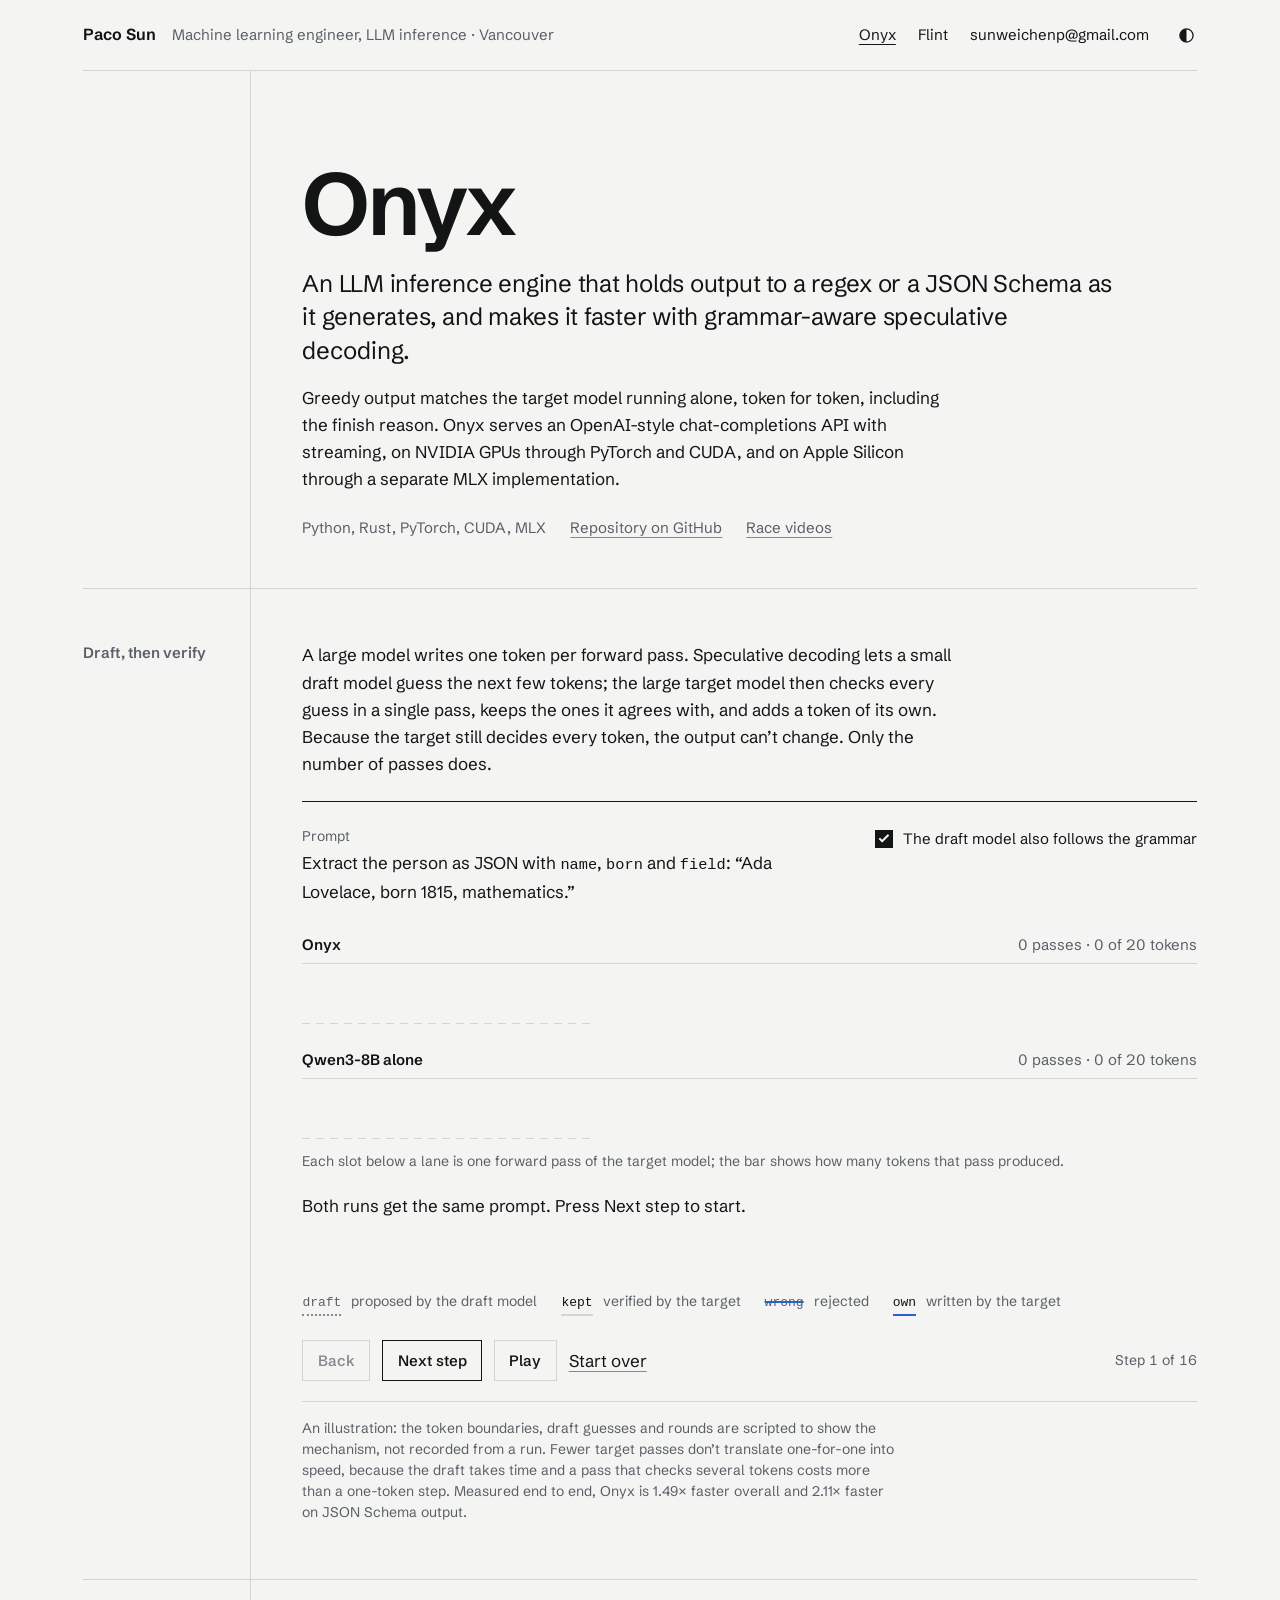
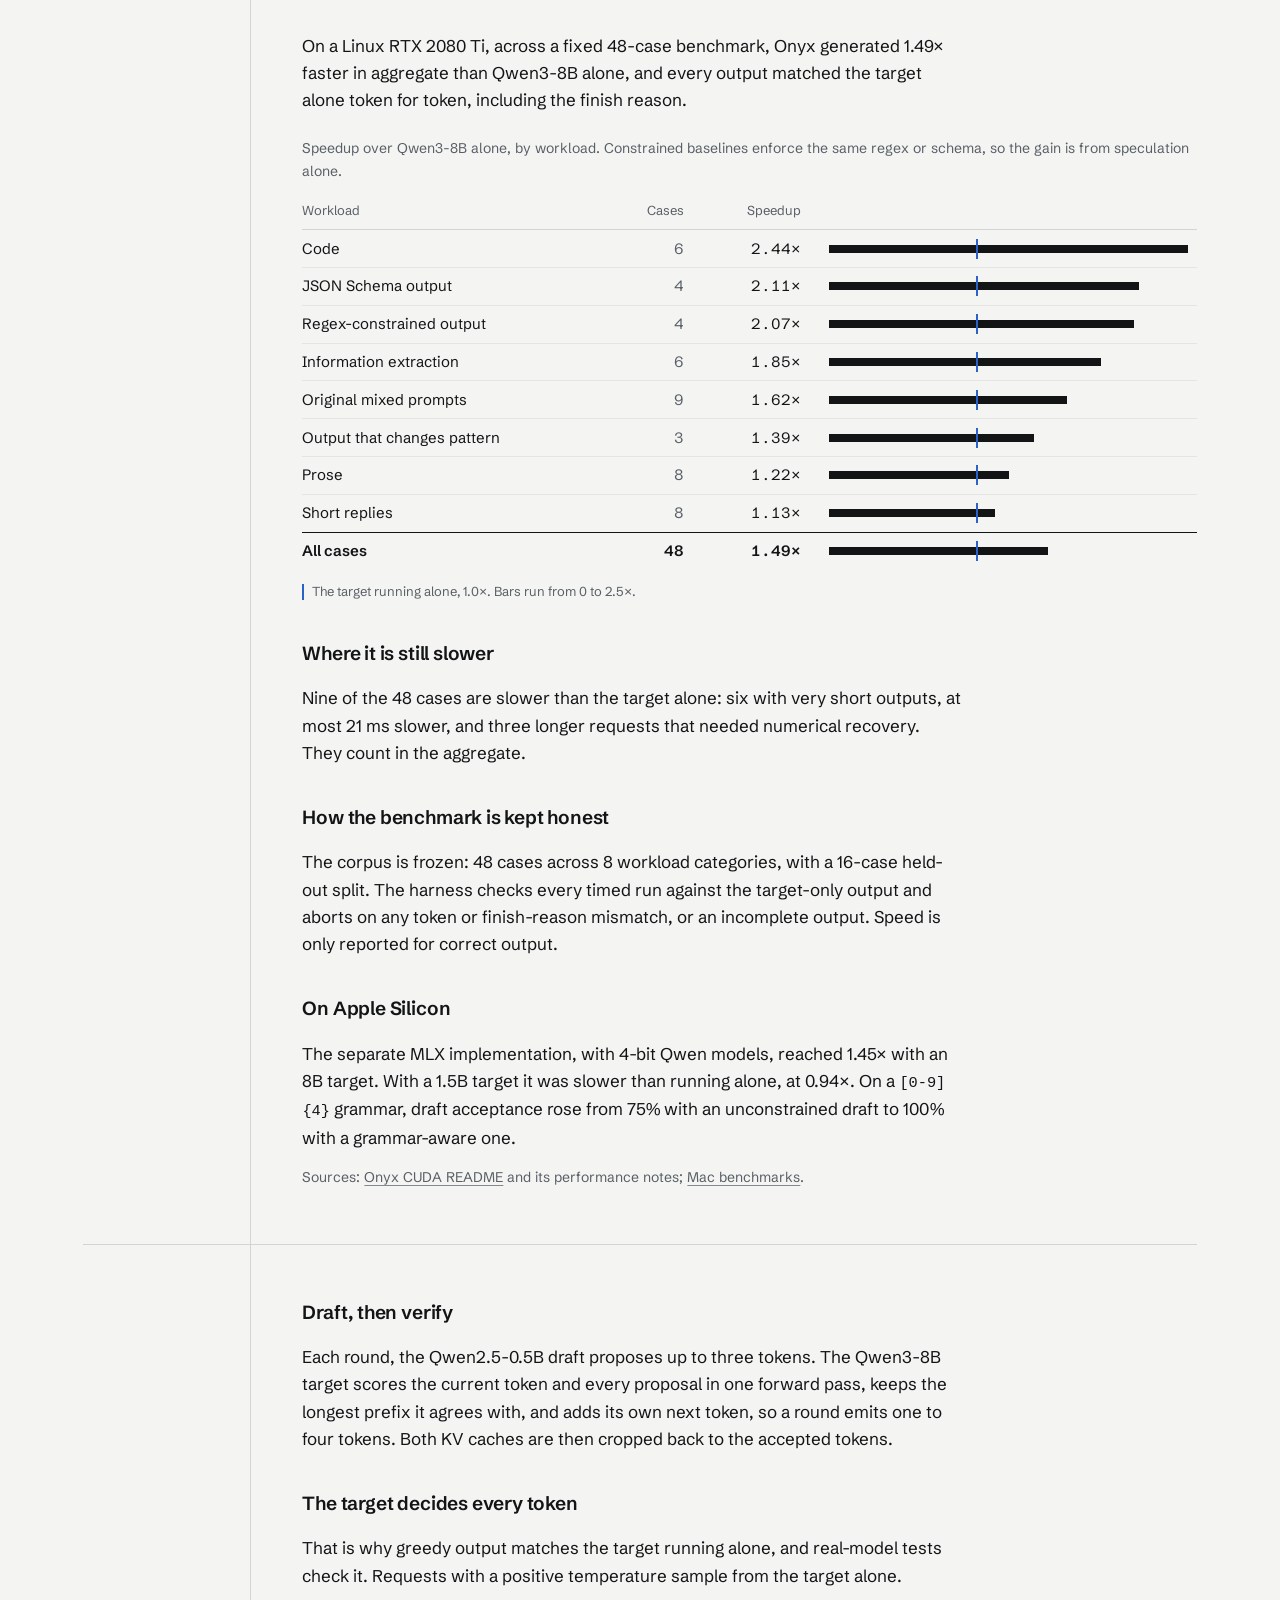
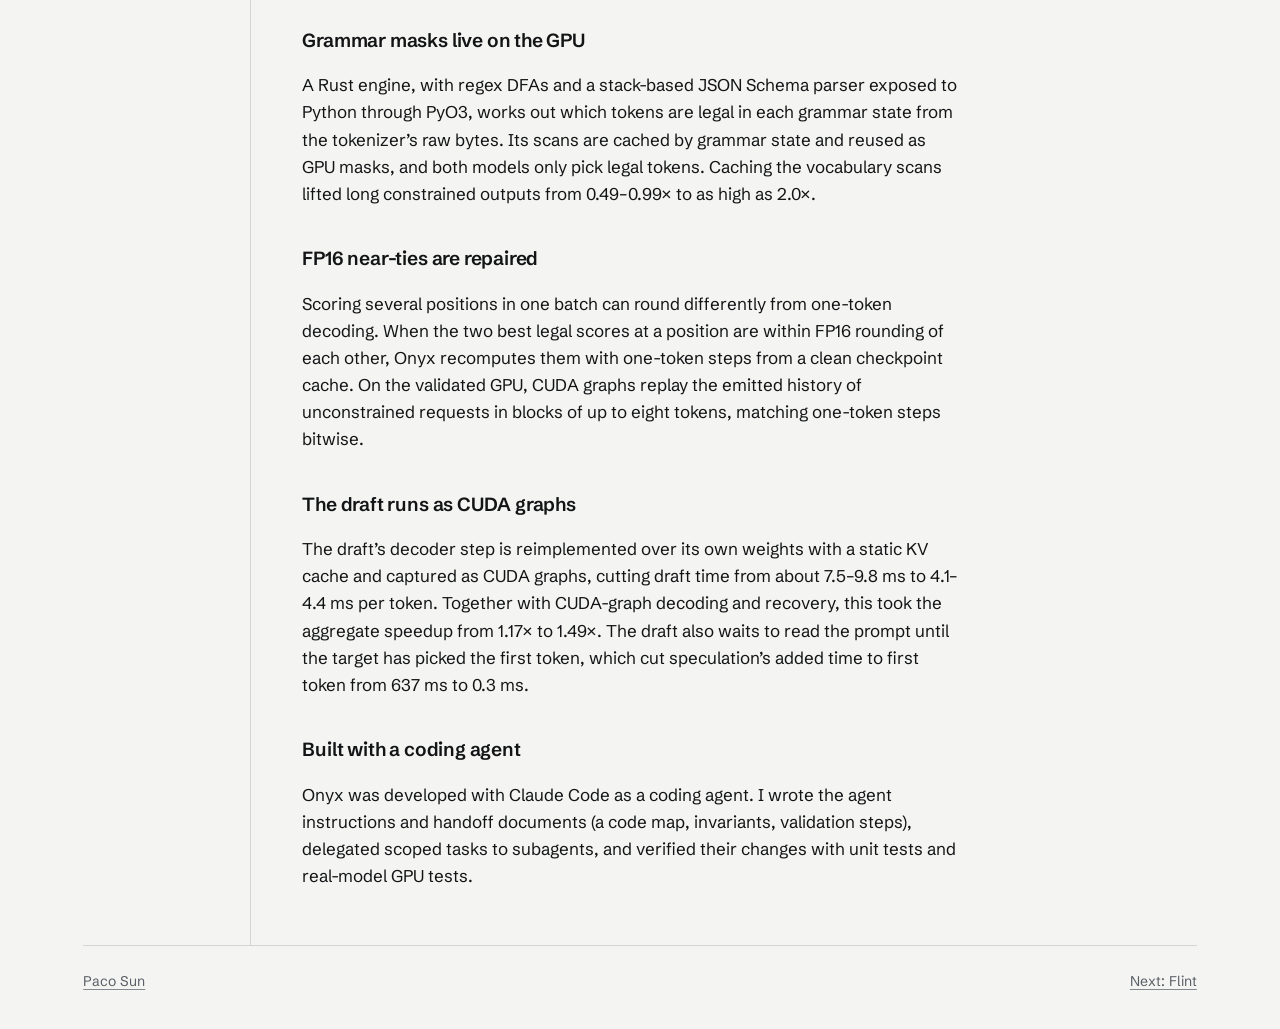
<file: onyx/index.html>
<!doctype html>
<html lang="en">
<head>
<meta charset="utf-8">
<meta name="viewport" content="width=device-width, initial-scale=1">
<title>Onyx: grammar-constrained LLM inference · Paco Sun</title>
<meta name="description" content="Onyx constrains LLM output to a regex or JSON Schema as it generates and speeds it up with grammar-aware speculative decoding: 1.49× faster than Qwen3-8B alone, with identical output.">
<meta property="og:type" content="article">
<meta property="og:title" content="Onyx: grammar-constrained LLM inference">
<meta property="og:description" content="Speculative decoding that enforces a regex or JSON Schema, 1.49× faster than the target alone with identical output. Step through how it works.">
<meta property="og:url" content="https://bayareahomelander.github.io/onyx/">
<link rel="canonical" href="https://bayareahomelander.github.io/onyx/">
<link rel="icon" href="../favicon.svg" type="image/svg+xml">
<link rel="preload" href="../assets/fonts/schibsted-grotesk-latin-wght.woff2" as="font" type="font/woff2" crossorigin>
<link rel="stylesheet" href="../assets/site.css">
<link rel="stylesheet" href="demo.css">
<script>
(function () {
  try { var t = localStorage.getItem("theme"); if (t) document.documentElement.dataset.theme = t; } catch (e) {}
})();
</script>
<script src="../assets/site.js" defer></script>
<script src="demo.js" defer></script>
</head>
<body>
<a class="skip" href="#main">Skip to content</a>
<div class="wrap">
  <header class="slug">
    <div>
      <p class="name"><a href="../">Paco Sun</a></p>
      <span class="role">Machine learning engineer, LLM inference<span class="sep" aria-hidden="true"> · </span>Vancouver</span>
    </div>
    <nav aria-label="Site">
      <a href="./" aria-current="page">Onyx</a>
      <a href="../flint/">Flint</a>
      <a href="mailto:sunweichenp@gmail.com">sunweichenp@gmail.com</a>
      <button class="theme" type="button" data-theme-toggle aria-label="Switch theme">
        <svg viewBox="0 0 20 20" aria-hidden="true"><circle cx="10" cy="10" r="7.75" fill="none" stroke="currentColor" stroke-width="1.5"/><path d="M10 2.25a7.75 7.75 0 0 0 0 15.5z" fill="currentColor"/></svg>
      </button>
    </nav>
  </header>

  <main id="main">
    <section class="row title" aria-labelledby="top">
      <div class="m"></div>
      <div class="c">
        <h1 id="top">Onyx</h1>
        <p class="standfirst">An LLM inference engine that holds output to a regex or a JSON Schema as it generates, and makes it faster with grammar-aware speculative decoding.</p>
        <p>Greedy output matches the target model running alone, token for token, including the finish reason. Onyx serves an OpenAI-style chat-completions API with streaming, on NVIDIA GPUs through PyTorch and CUDA, and on Apple Silicon through a separate MLX implementation.</p>
        <p class="facts"><span>Python, Rust, PyTorch, CUDA, MLX</span><a href="https://github.com/bayareahomelander/Onyx">Repository on GitHub</a><a href="https://github.com/bayareahomelander/Onyx/blob/main/onyx_cuda/README.md#demo">Race videos</a></p>
      </div>
    </section>

    <section class="row" aria-labelledby="demo">
      <div class="m"><h2 id="demo">Draft, then verify</h2></div>
      <div class="c">
        <div class="prose">
          <p>A large model writes one token per forward pass. Speculative decoding lets a small draft model guess the next few tokens; the large target model then checks every guess in a single pass, keeps the ones it agrees with, and adds a token of its own. Because the target still decides every token, the output can’t change. Only the number of passes does.</p>
        </div>

        <div class="demo onyx-demo" data-onyx>
          <div class="prompt">
            <p><span class="small">Prompt</span> Extract the person as JSON with <code>name</code>, <code>born</code> and <code>field</code>: “Ada Lovelace, born 1815, mathematics.”</p>
            <label class="switch"><input type="checkbox" data-aware checked> <span>The draft model also follows the grammar</span></label>
          </div>

          <div class="lanes">
            <div class="lane">
              <div class="lane-head"><span class="lane-name">Onyx</span><span class="lane-count" data-count="onyx"></span></div>
              <div class="out code" data-out="onyx"></div>
              <div class="passes" data-passes="onyx" aria-hidden="true"></div>
            </div>
            <div class="lane">
              <div class="lane-head"><span class="lane-name">Qwen3-8B alone</span><span class="lane-count" data-count="alone"></span></div>
              <div class="out code" data-out="alone"></div>
              <div class="passes" data-passes="alone" aria-hidden="true"></div>
            </div>
            <p class="small pass-key" aria-hidden="true">Each slot below a lane is one forward pass of the target model; the bar shows how many tokens that pass produced.</p>
          </div>

          <p class="status" data-status aria-live="polite"></p>

          <div class="legend" aria-hidden="true">
            <span><i class="tok draft">draft</i>proposed by the draft model</span>
            <span><i class="tok acc">kept</i>verified by the target</span>
            <span><i class="tok reject">wrong</i>rejected</span>
            <span><i class="tok bonus">own</i>written by the target</span>
          </div>

          <div class="demo-controls">
            <button class="btn quiet" type="button" data-back>Back</button>
            <button class="btn" type="button" data-next>Next step</button>
            <button class="btn quiet" type="button" data-play>Play</button>
            <button class="textbtn" type="button" data-reset>Start over</button>
            <span class="count" data-step></span>
          </div>
        </div>

        <p class="small demo-note">An illustration: the token boundaries, draft guesses and rounds are scripted to show the mechanism, not recorded from a run. Fewer target passes don’t translate one-for-one into speed, because the draft takes time and a pass that checks several tokens costs more than a one-token step. Measured end to end, Onyx is 1.49× faster overall and 2.11× faster on JSON Schema output.</p>
      </div>
    </section>

    <section class="row" aria-labelledby="results">
      <div class="m"><h2 id="results">Results</h2></div>
      <div class="c">
        <div class="prose">
          <p>On a Linux RTX 2080 Ti, across a fixed 48-case benchmark, Onyx generated 1.49× faster in aggregate than Qwen3-8B alone, and every output matched the target alone token for token, including the finish reason.</p>
        </div>
        <table class="chart">
          <caption>Speedup over Qwen3-8B alone, by workload. Constrained baselines enforce the same regex or schema, so the gain is from speculation alone.</caption>
          <thead><tr><th scope="col">Workload</th><th scope="col" class="num">Cases</th><th scope="col" class="num">Speedup</th><th scope="col" class="barcell"><span class="visually-hidden">Bar</span></th></tr></thead>
          <tbody>
            <tr><th scope="row">Code</th><td class="num dim">6</td><td class="num">2.44×</td><td class="barcell"><div class="bar" style="--v:97.6%;--base:40%"><i></i></div></td></tr>
            <tr><th scope="row">JSON Schema output</th><td class="num dim">4</td><td class="num">2.11×</td><td class="barcell"><div class="bar" style="--v:84.4%;--base:40%"><i></i></div></td></tr>
            <tr><th scope="row">Regex-constrained output</th><td class="num dim">4</td><td class="num">2.07×</td><td class="barcell"><div class="bar" style="--v:82.8%;--base:40%"><i></i></div></td></tr>
            <tr><th scope="row">Information extraction</th><td class="num dim">6</td><td class="num">1.85×</td><td class="barcell"><div class="bar" style="--v:74%;--base:40%"><i></i></div></td></tr>
            <tr><th scope="row">Original mixed prompts</th><td class="num dim">9</td><td class="num">1.62×</td><td class="barcell"><div class="bar" style="--v:64.8%;--base:40%"><i></i></div></td></tr>
            <tr><th scope="row">Output that changes pattern</th><td class="num dim">3</td><td class="num">1.39×</td><td class="barcell"><div class="bar" style="--v:55.6%;--base:40%"><i></i></div></td></tr>
            <tr><th scope="row">Prose</th><td class="num dim">8</td><td class="num">1.22×</td><td class="barcell"><div class="bar" style="--v:48.8%;--base:40%"><i></i></div></td></tr>
            <tr><th scope="row">Short replies</th><td class="num dim">8</td><td class="num">1.13×</td><td class="barcell"><div class="bar" style="--v:45.2%;--base:40%"><i></i></div></td></tr>
            <tr class="total"><th scope="row">All cases</th><td class="num">48</td><td class="num">1.49×</td><td class="barcell"><div class="bar" style="--v:59.6%;--base:40%"><i></i></div></td></tr>
          </tbody>
        </table>
        <p class="axis-note">The target running alone, 1.0×. Bars run from 0 to 2.5×.</p>

        <div class="prose" style="margin-top:2.25rem">
          <h3>Where it is still slower</h3>
          <p>Nine of the 48 cases are slower than the target alone: six with very short outputs, at most 21 ms slower, and three longer requests that needed numerical recovery. They count in the aggregate.</p>
          <h3>How the benchmark is kept honest</h3>
          <p>The corpus is frozen: 48 cases across 8 workload categories, with a 16-case held-out split. The harness checks every timed run against the target-only output and aborts on any token or finish-reason mismatch, or an incomplete output. Speed is only reported for correct output.</p>
          <h3>On Apple Silicon</h3>
          <p>The separate MLX implementation, with 4-bit Qwen models, reached 1.45× with an 8B target. With a 1.5B target it was slower than running alone, at 0.94×. On a <code>[0-9]{4}</code> grammar, draft acceptance rose from 75% with an unconstrained draft to 100% with a grammar-aware one.</p>
          <p class="small">Sources: <a href="https://github.com/bayareahomelander/Onyx/blob/main/onyx_cuda/README.md">Onyx CUDA README</a> and its performance notes; <a href="https://github.com/bayareahomelander/Onyx#mac-benchmarks">Mac benchmarks</a>.</p>
        </div>
      </div>
    </section>

    <section class="row" aria-labelledby="how">
      <div class="m"><h2 id="how">How it works</h2></div>
      <div class="c prose">
        <h3>Draft, then verify</h3>
        <p>Each round, the Qwen2.5-0.5B draft proposes up to three tokens. The Qwen3-8B target scores the current token and every proposal in one forward pass, keeps the longest prefix it agrees with, and adds its own next token, so a round emits one to four tokens. Both KV caches are then cropped back to the accepted tokens.</p>
        <h3>The target decides every token</h3>
        <p>That is why greedy output matches the target running alone, and real-model tests check it. Requests with a positive temperature sample from the target alone.</p>
        <h3>Grammar masks live on the GPU</h3>
        <p>A Rust engine, with regex DFAs and a stack-based JSON Schema parser exposed to Python through PyO3, works out which tokens are legal in each grammar state from the tokenizer’s raw bytes. Its scans are cached by grammar state and reused as GPU masks, and both models only pick legal tokens. Caching the vocabulary scans lifted long constrained outputs from 0.49–0.99× to as high as 2.0×.</p>
        <h3>FP16 near-ties are repaired</h3>
        <p>Scoring several positions in one batch can round differently from one-token decoding. When the two best legal scores at a position are within FP16 rounding of each other, Onyx recomputes them with one-token steps from a clean checkpoint cache. On the validated GPU, CUDA graphs replay the emitted history of unconstrained requests in blocks of up to eight tokens, matching one-token steps bitwise.</p>
        <h3>The draft runs as CUDA graphs</h3>
        <p>The draft’s decoder step is reimplemented over its own weights with a static KV cache and captured as CUDA graphs, cutting draft time from about 7.5–9.8 ms to 4.1–4.4 ms per token. Together with CUDA-graph decoding and recovery, this took the aggregate speedup from 1.17× to 1.49×. The draft also waits to read the prompt until the target has picked the first token, which cut speculation’s added time to first token from 637 ms to 0.3 ms.</p>
        <h3>Built with a coding agent</h3>
        <p>Onyx was developed with Claude Code as a coding agent. I wrote the agent instructions and handoff documents (a code map, invariants, validation steps), delegated scoped tasks to subagents, and verified their changes with unit tests and real-model GPU tests.</p>
      </div>
    </section>
  </main>

  <footer class="foot">
    <a href="../">Paco Sun</a>
    <a href="../flint/">Next: Flint</a>
  </footer>
</div>
</body>
</html>
</file>
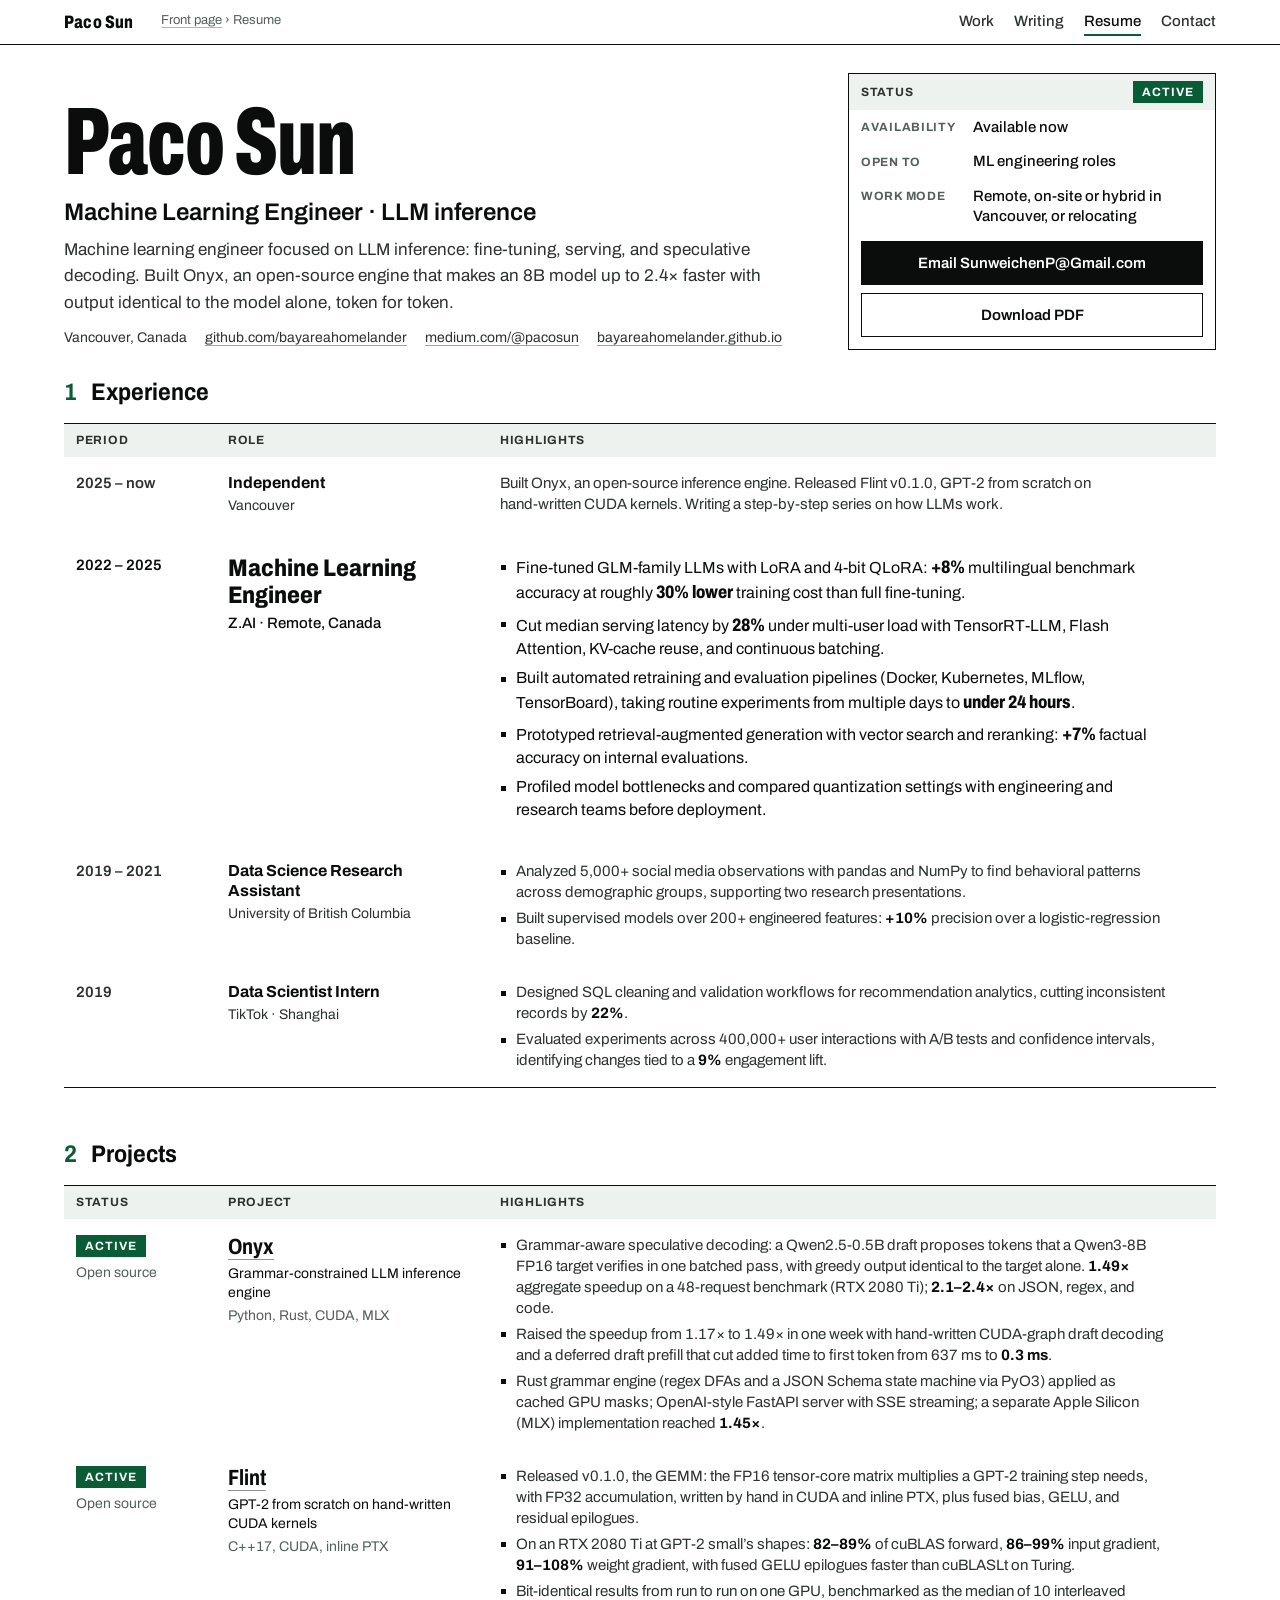
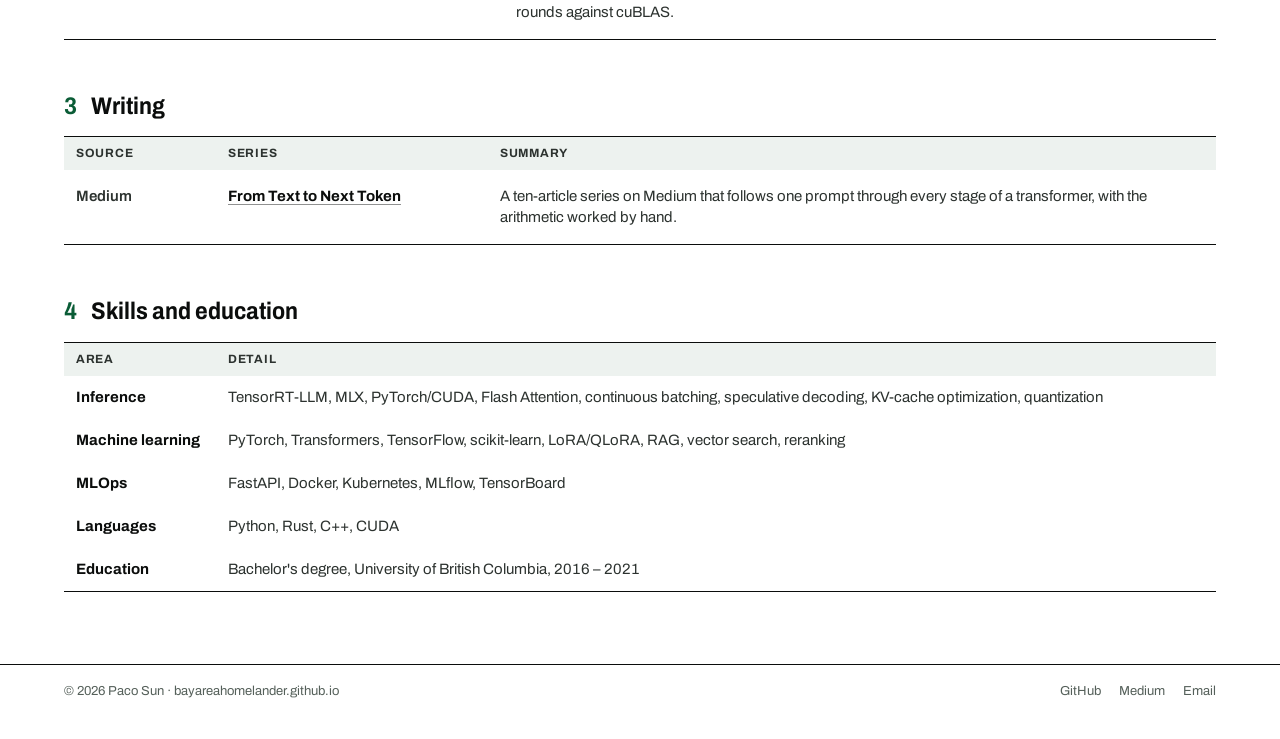
<file: resume/index.html>
<!doctype html>
<html lang="en">
<head>
  <meta charset="utf-8">
  <meta name="viewport" content="width=device-width, initial-scale=1">
  <title>Resume · Paco Sun · ML Engineer, LLM Inference</title>
  <meta name="description" content="Resume of Paco Sun, machine learning engineer in Vancouver working on LLM inference.">
  <meta property="og:title" content="Resume · Paco Sun · ML Engineer, LLM Inference">
  <meta property="og:description" content="Resume of Paco Sun, machine learning engineer in Vancouver working on LLM inference.">
  <meta property="og:type" content="website">
  <meta property="og:image" content="https://bayareahomelander.github.io/og/home.png?v=4">
  <meta property="og:image:width" content="2400">
  <meta property="og:image:height" content="1254">
  <meta property="og:image:alt" content="Paco Sun, ML engineer focused on LLM inference">
  <meta property="og:url" content="https://bayareahomelander.github.io/resume/">
  <meta name="twitter:card" content="summary_large_image">
  <link rel="icon" href="data:image/svg+xml,%3Csvg xmlns='http://www.w3.org/2000/svg' viewBox='0 0 32 32'%3E%3Crect width='32' height='32' fill='%230a5c36'/%3E%3Ctext x='16' y='24' font-family='Arial,sans-serif' font-weight='700' font-size='22' fill='%23ffffff' text-anchor='middle'%3EP%3C/text%3E%3Ccircle cx='5.5' cy='5.5' r='2.5' fill='%23ffffff'/%3E%3C/svg%3E">
  <link rel="preconnect" href="https://fonts.googleapis.com">
  <link rel="preconnect" href="https://fonts.gstatic.com" crossorigin>
  <link href="https://fonts.googleapis.com/css2?family=Archivo:wdth,wght@62..125,100..900&display=swap" rel="stylesheet">
  <link rel="stylesheet" href="/site.css">
  <script data-goatcounter="https://pacosun.goatcounter.com/count" async src="//gc.zgo.at/count.js"></script>
  <script src="/analytics.js" defer></script>
  <link rel="stylesheet" href="/resume/resume.css">
</head>
<body>
  <a class="skip" href="#main">Skip to content</a>

  <header class="strip">
    <div class="wrap strip-in">
      <a class="wordmark" href="/">Paco Sun</a>
      <p class="docline"><a href="/">Front page</a> &rsaquo; Resume</p>
      <nav aria-label="Site">
        <a href="/#work">Work</a>
        <a href="/writing/">Writing</a>
        <a href="/resume/" aria-current="page">Resume</a>
        <a href="/#contact">Contact</a>
      </nav>
    </div>
  </header>

  <main id="main">
    <!-- Title block and status box -->
    <section class="wrap front" id="resume" aria-labelledby="resume-title">
      <div class="title">
        <h1 id="resume-title">Paco Sun</h1>
        <p class="role">Machine Learning Engineer&nbsp;·&nbsp;LLM inference</p>
        <p class="desc">
          Machine learning engineer focused on LLM inference: fine-tuning, serving, and speculative decoding.
          Built Onyx, an open-source engine that makes an 8B model up to 2.4&times; faster with output
          identical to the model alone, token for token.
        </p>
        <p class="contact">
          <span>Vancouver, Canada</span>
          <a href="https://github.com/bayareahomelander">github.com/bayareahomelander</a>
          <a href="https://medium.com/@pacosun">medium.com/@pacosun</a>
          <a href="https://bayareahomelander.github.io">bayareahomelander.github.io</a>
        </p>
      </div>

      <aside class="status-box" aria-labelledby="status-title">
        <h2 class="box-head" id="status-title"><span>Status</span> <span class="badge badge-active">Active</span></h2>
        <dl class="box-list">
          <div><dt>Availability</dt><dd>Available now</dd></div>
          <div><dt>Open to</dt><dd>ML engineering roles</dd></div>
          <div><dt>Work mode</dt><dd>Remote, on-site or hybrid in Vancouver, or relocating</dd></div>
        </dl>
        <div class="box-act">
          <a class="btn" href="mailto:SunweichenP@Gmail.com">Email SunweichenP@Gmail.com</a>
          <a class="btn btn-quiet" href="/resume/Paco-Sun-Resume.pdf" download>Download PDF</a>
        </div>
      </aside>
    </section>

    <!-- 1 Experience -->
    <section class="wrap sec first" aria-labelledby="r-exp">
      <h2 class="sec-head" id="r-exp"><span class="num">1</span> Experience</h2>
      <table class="ds res">
        <caption class="sr-only">Experience</caption>
        <colgroup><col class="c-when"><col class="c-role"><col></colgroup>
        <thead>
          <tr><th scope="col">Period</th><th scope="col">Role</th><th scope="col">Highlights</th></tr>
        </thead>
        <tbody>
          <tr>
            <td class="when" data-label="Period">2025 – now</td>
            <th scope="row"><span class="res-name">Independent</span><span class="res-org">Vancouver</span></th>
            <td data-label="Highlights">
              <p>Built Onyx, an open-source inference engine. Released Flint v0.1.0, GPT-2 from scratch
                 on hand-written CUDA kernels. Writing a step-by-step series on how LLMs work.</p>
            </td>
          </tr>

          <tr class="prime">
            <td class="when" data-label="Period">2022 – 2025</td>
            <th scope="row"><span class="res-name">Machine Learning Engineer</span><span class="res-org">Z.AI · Remote, Canada</span></th>
            <td data-label="Highlights">
              <ul class="pts">
                <li>Fine-tuned GLM-family LLMs with LoRA and 4-bit QLoRA: <b>+8%</b> multilingual benchmark accuracy at roughly <b>30% lower</b> training cost than full fine-tuning.</li>
                <li>Cut median serving latency by <b>28%</b> under multi-user load with TensorRT-LLM, Flash Attention, KV-cache reuse, and continuous batching.</li>
                <li>Built automated retraining and evaluation pipelines (Docker, Kubernetes, MLflow, TensorBoard), taking routine experiments from multiple days to <b>under 24 hours</b>.</li>
                <li>Prototyped retrieval-augmented generation with vector search and reranking: <b>+7%</b> factual accuracy on internal evaluations.</li>
                <li>Profiled model bottlenecks and compared quantization settings with engineering and research teams before deployment.</li>
              </ul>
            </td>
          </tr>

          <tr>
            <td class="when" data-label="Period">2019 – 2021</td>
            <th scope="row"><span class="res-name">Data Science Research Assistant</span><span class="res-org">University of British Columbia</span></th>
            <td data-label="Highlights">
              <ul class="pts">
                <li>Analyzed 5,000+ social media observations with pandas and NumPy to find behavioral patterns across demographic groups, supporting two research presentations.</li>
                <li>Built supervised models over 200+ engineered features: <b>+10%</b> precision over a logistic-regression baseline.</li>
              </ul>
            </td>
          </tr>

          <tr>
            <td class="when" data-label="Period">2019</td>
            <th scope="row"><span class="res-name">Data Scientist Intern</span><span class="res-org">TikTok · Shanghai</span></th>
            <td data-label="Highlights">
              <ul class="pts">
                <li>Designed SQL cleaning and validation workflows for recommendation analytics, cutting inconsistent records by <b>22%</b>.</li>
                <li>Evaluated experiments across 400,000+ user interactions with A/B tests and confidence intervals, identifying changes tied to a <b>9%</b> engagement lift.</li>
              </ul>
            </td>
          </tr>
        </tbody>
      </table>
    </section>

    <!-- 2 Projects -->
    <section class="wrap sec" aria-labelledby="r-proj">
      <h2 class="sec-head" id="r-proj"><span class="num">2</span> Projects</h2>
      <table class="ds res proj">
        <caption class="sr-only">Projects</caption>
        <colgroup><col class="c-when"><col class="c-role"><col></colgroup>
        <thead>
          <tr><th scope="col">Status</th><th scope="col">Project</th><th scope="col">Highlights</th></tr>
        </thead>
        <tbody>
          <tr>
            <td data-label="Status"><span class="badge badge-active">Active</span><span class="res-note">Open source</span></td>
            <th scope="row"><span class="res-name res-proj"><a href="https://github.com/bayareahomelander/Onyx">Onyx</a></span><span class="res-sub">Grammar-constrained LLM inference engine</span><span class="res-stack">Python, Rust, CUDA, MLX</span><span class="res-stack print-only">github.com/bayareahomelander/Onyx</span></th>
            <td data-label="Highlights">
              <ul class="pts">
                <li>Grammar-aware speculative decoding: a Qwen2.5-0.5B draft proposes tokens that a Qwen3-8B FP16 target verifies in one batched pass, with greedy output identical to the target alone. <b>1.49&times;</b> aggregate speedup on a 48-request benchmark (RTX 2080 Ti); <b>2.1–2.4&times;</b> on JSON, regex, and code.</li>
                <li>Raised the speedup from 1.17&times; to 1.49&times; in one week with hand-written CUDA-graph draft decoding and a deferred draft prefill that cut added time to first token from 637 ms to <b>0.3 ms</b>.</li>
                <li>Rust grammar engine (regex DFAs and a JSON Schema state machine via PyO3) applied as cached GPU masks; OpenAI-style FastAPI server with SSE streaming; a separate Apple Silicon (MLX) implementation reached <b>1.45&times;</b>.</li>
              </ul>
            </td>
          </tr>
          <tr>
            <td data-label="Status"><span class="badge badge-active">Active</span><span class="res-note">Open source</span></td>
            <th scope="row"><span class="res-name res-proj"><a href="https://github.com/bayareahomelander/Flint">Flint</a></span><span class="res-sub">GPT-2 from scratch on hand-written CUDA kernels</span><span class="res-stack">C++17, CUDA, inline PTX</span><span class="res-stack print-only">github.com/bayareahomelander/Flint</span></th>
            <td data-label="Highlights">
              <ul class="pts">
                <li>Released v0.1.0, the GEMM: the FP16 tensor-core matrix multiplies a GPT-2 training step needs, with FP32 accumulation, written by hand in CUDA and inline PTX, plus fused bias, GELU, and residual epilogues.</li>
                <li>On an RTX 2080 Ti at GPT-2 small&rsquo;s shapes: <b>82&ndash;89%</b> of cuBLAS forward, <b>86&ndash;99%</b> input gradient, <b>91&ndash;108%</b> weight gradient, with fused GELU epilogues faster than cuBLASLt on Turing.</li>
                <li>Bit-identical results from run to run on one GPU, benchmarked as the median of 10 interleaved rounds against cuBLAS.</li>
              </ul>
            </td>
          </tr>
        </tbody>
      </table>
    </section>

    <!-- 3 Writing -->
    <section class="wrap sec" aria-labelledby="r-writing">
      <h2 class="sec-head" id="r-writing"><span class="num">3</span> Writing</h2>
      <table class="ds res">
        <caption class="sr-only">Writing</caption>
        <colgroup><col class="c-when"><col class="c-role"><col></colgroup>
        <thead>
          <tr><th scope="col">Source</th><th scope="col">Series</th><th scope="col">Summary</th></tr>
        </thead>
        <tbody>
          <tr>
            <td class="when" data-label="Source">Medium</td>
            <th scope="row"><a href="/writing/">From Text to Next Token</a></th>
            <td data-label="Summary">A ten-article series on Medium that follows one prompt through every stage of a transformer, with the arithmetic worked by hand.</td>
          </tr>
        </tbody>
      </table>
    </section>

    <!-- 4 Skills and education -->
    <section class="wrap sec" aria-labelledby="r-skills">
      <h2 class="sec-head" id="r-skills"><span class="num">4</span> Skills and education</h2>
      <table class="ds res skills">
        <caption class="sr-only">Skills and education</caption>
        <colgroup><col class="c-when"><col></colgroup>
        <thead>
          <tr><th scope="col">Area</th><th scope="col">Detail</th></tr>
        </thead>
        <tbody>
          <tr><th scope="row">Inference</th><td data-label="Detail">TensorRT-LLM, MLX, PyTorch/CUDA, Flash Attention, continuous batching, speculative decoding, KV-cache optimization, quantization</td></tr>
          <tr><th scope="row">Machine learning</th><td data-label="Detail">PyTorch, Transformers, TensorFlow, scikit-learn, LoRA/QLoRA, RAG, vector search, reranking</td></tr>
          <tr><th scope="row">MLOps</th><td data-label="Detail">FastAPI, Docker, Kubernetes, MLflow, TensorBoard</td></tr>
          <tr><th scope="row">Languages</th><td data-label="Detail">Python, Rust, C++, CUDA</td></tr>
          <tr><th scope="row">Education</th><td data-label="Detail">Bachelor's degree, University of British Columbia, 2016 – 2021</td></tr>
        </tbody>
      </table>
    </section>
  </main>

  <footer class="foot">
    <div class="wrap foot-in">
      <span>&copy; 2026 Paco Sun · bayareahomelander.github.io</span>
      <nav aria-label="Elsewhere"><a href="https://github.com/bayareahomelander">GitHub</a><a href="https://medium.com/@pacosun">Medium</a><a href="mailto:SunweichenP@Gmail.com">Email</a></nav>
    </div>
  </footer>
</body>
</html>
</file>
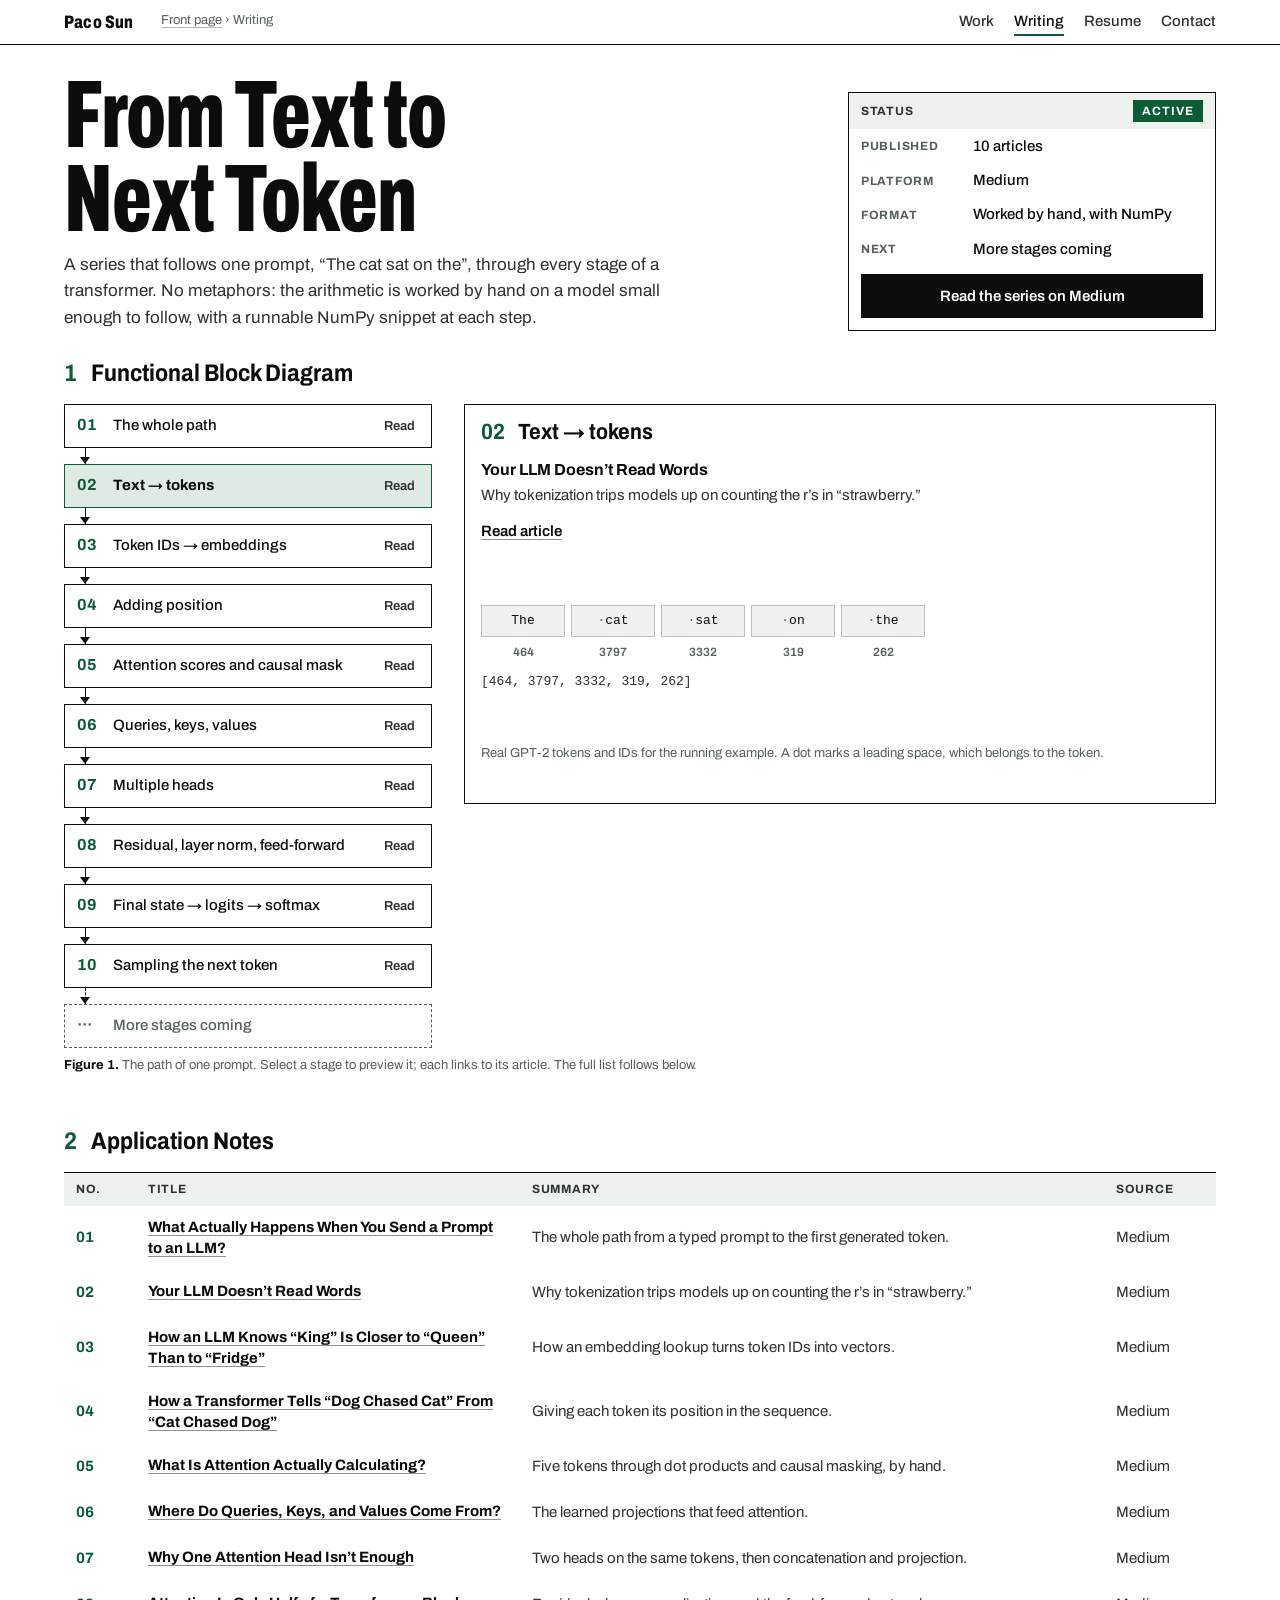
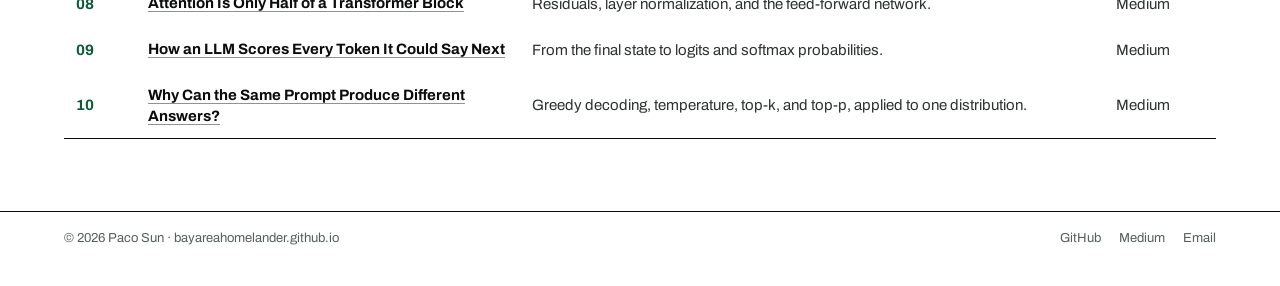
<file: writing/index.html>
<!doctype html>
<html lang="en">
<head>
  <meta charset="utf-8">
  <meta name="viewport" content="width=device-width, initial-scale=1">
  <title>From Text to Next Token · Writing · Paco Sun</title>
  <meta name="description" content="A series that follows one prompt through every stage of a transformer, with the arithmetic worked by hand and runnable NumPy at each step.">
  <meta property="og:title" content="From Text to Next Token · Writing · Paco Sun">
  <meta property="og:description" content="A series that follows one prompt through every stage of a transformer, with the arithmetic worked by hand and runnable NumPy at each step.">
  <meta property="og:type" content="website">
  <meta property="og:image" content="https://bayareahomelander.github.io/og/writing.png?v=4">
  <meta property="og:image:width" content="2400">
  <meta property="og:image:height" content="1254">
  <meta property="og:image:alt" content="From Text to Next Token, an article on transformers">
  <meta property="og:url" content="https://bayareahomelander.github.io/writing/">
  <meta name="twitter:card" content="summary_large_image">
  <link rel="icon" href="data:image/svg+xml,%3Csvg xmlns='http://www.w3.org/2000/svg' viewBox='0 0 32 32'%3E%3Crect width='32' height='32' fill='%230a5c36'/%3E%3Ctext x='16' y='24' font-family='Arial,sans-serif' font-weight='700' font-size='22' fill='%23ffffff' text-anchor='middle'%3EP%3C/text%3E%3Ccircle cx='5.5' cy='5.5' r='2.5' fill='%23ffffff'/%3E%3C/svg%3E">
  <link rel="preconnect" href="https://fonts.googleapis.com">
  <link rel="preconnect" href="https://fonts.gstatic.com" crossorigin>
  <link href="https://fonts.googleapis.com/css2?family=Archivo:wdth,wght@62..125,100..900&display=swap" rel="stylesheet">
  <link rel="stylesheet" href="/site.css">
  <script data-goatcounter="https://pacosun.goatcounter.com/count" async src="//gc.zgo.at/count.js"></script>
  <script src="/analytics.js" defer></script>
  <link rel="stylesheet" href="/writing/writing.css">
  <script src="/writing/writing.js" defer></script>
</head>
<body>
  <a class="skip" href="#main">Skip to content</a>

  <header class="strip">
    <div class="wrap strip-in">
      <a class="wordmark" href="/">Paco Sun</a>
      <p class="docline"><a href="/">Front page</a> &rsaquo; Writing</p>
      <nav aria-label="Site">
        <a href="/#work">Work</a>
        <a href="/writing/" aria-current="page">Writing</a>
        <a href="/resume/">Resume</a>
        <a href="/#contact">Contact</a>
      </nav>
    </div>
  </header>

  <main id="main">
    <!-- Title block and status box -->
    <section class="wrap front" id="writing" aria-labelledby="writing-title">
      <div class="title">
        <h1 id="writing-title">From Text to Next Token</h1>
        <p class="desc">
          A series that follows one prompt, <q>The cat sat on the</q>, through every stage of a
          transformer. No metaphors: the arithmetic is worked by hand on a model small enough to
          follow, with a runnable NumPy snippet at each step.
        </p>
      </div>

      <aside class="status-box" aria-labelledby="status-title">
        <h2 class="box-head" id="status-title"><span>Status</span> <span class="badge badge-active">Active</span></h2>
        <dl class="box-list">
          <div><dt>Published</dt><dd>10 articles</dd></div>
          <div><dt>Platform</dt><dd>Medium</dd></div>
          <div><dt>Format</dt><dd>Worked by hand, with NumPy</dd></div>
          <div><dt>Next</dt><dd>More stages coming</dd></div>
        </dl>
        <div class="box-act">
          <a class="btn" href="https://medium.com/@pacosun">Read the series on Medium</a>
        </div>
      </aside>
    </section>

    <!-- 1 Functional Block Diagram: the transformer map (writing.js) -->
    <section class="wrap sec first" aria-labelledby="map-title">
      <h2 class="sec-head" id="map-title"><span class="num">1</span> Functional Block Diagram</h2>
      <figure class="tmap" id="tmap" aria-labelledby="tmap-cap">
        <div class="tmap-grid">
          <ol class="tmap-list" aria-label="Stages of the transformer, in order">
            <li class="is-overview" data-i="0">
              <div class="row">
                <button type="button" class="node" aria-pressed="false" aria-controls="tmap-panel"><span class="num">01</span><span class="nm">The whole path</span></button>
                <a class="go" href="https://medium.com/@pacosun/what-actually-happens-when-you-send-a-prompt-to-an-llm-86ff65577ba7" aria-label="Read article: The whole path">Read</a>
              </div>
            </li>
            <li data-i="1">
              <div class="row">
                <button type="button" class="node" aria-pressed="false" aria-controls="tmap-panel"><span class="num">02</span><span class="nm">Text → tokens</span></button>
                <a class="go" href="https://medium.com/@pacosun/your-llm-doesnt-read-words-c2fdaa803c10" aria-label="Read article: Text → tokens">Read</a>
              </div>
            </li>
            <li data-i="2">
              <div class="row">
                <button type="button" class="node" aria-pressed="false" aria-controls="tmap-panel"><span class="num">03</span><span class="nm">Token IDs → embeddings</span></button>
                <a class="go" href="https://medium.com/@pacosun/how-does-an-integer-become-meaning-cb5763c9936e" aria-label="Read article: Token IDs → embeddings">Read</a>
              </div>
            </li>
            <li data-i="3">
              <div class="row">
                <button type="button" class="node" aria-pressed="false" aria-controls="tmap-panel"><span class="num">04</span><span class="nm">Adding position</span></button>
                <a class="go" href="https://medium.com/@pacosun/a-transformer-needs-to-know-where-words-are-87474ce7447c" aria-label="Read article: Adding position">Read</a>
              </div>
            </li>
            <li data-i="4">
              <div class="row">
                <button type="button" class="node" aria-pressed="false" aria-controls="tmap-panel"><span class="num">05</span><span class="nm">Attention scores and causal mask</span></button>
                <a class="go" href="https://medium.com/@pacosun/what-is-attention-calculating-09760ac9509a" aria-label="Read article: Attention scores and causal mask">Read</a>
              </div>
            </li>
            <li data-i="5">
              <div class="row">
                <button type="button" class="node" aria-pressed="false" aria-controls="tmap-panel"><span class="num">06</span><span class="nm">Queries, keys, values</span></button>
                <a class="go" href="https://medium.com/@pacosun/where-do-queries-keys-and-values-come-from-9a28771308e5" aria-label="Read article: Queries, keys, values">Read</a>
              </div>
            </li>
            <li data-i="6">
              <div class="row">
                <button type="button" class="node" aria-pressed="false" aria-controls="tmap-panel"><span class="num">07</span><span class="nm">Multiple heads</span></button>
                <a class="go" href="https://medium.com/@pacosun/why-are-there-multiple-attention-heads-dfc8e03cfeb0" aria-label="Read article: Multiple heads">Read</a>
              </div>
            </li>
            <li data-i="7">
              <div class="row">
                <button type="button" class="node" aria-pressed="false" aria-controls="tmap-panel"><span class="num">08</span><span class="nm">Residual, layer norm, feed-forward</span></button>
                <a class="go" href="https://medium.com/@pacosun/what-happens-after-attention-087b733be468" aria-label="Read article: Residual, layer norm, feed-forward">Read</a>
              </div>
            </li>
            <li data-i="8">
              <div class="row">
                <button type="button" class="node" aria-pressed="false" aria-controls="tmap-panel"><span class="num">09</span><span class="nm">Final state → logits → softmax</span></button>
                <a class="go" href="https://medium.com/@pacosun/how-does-the-model-turn-its-final-state-into-words-e1f06dba1417" aria-label="Read article: Final state → logits → softmax">Read</a>
              </div>
            </li>
            <li data-i="9">
              <div class="row">
                <button type="button" class="node" aria-pressed="false" aria-controls="tmap-panel"><span class="num">10</span><span class="nm">Sampling the next token</span></button>
                <a class="go" href="https://medium.com/@pacosun/why-can-the-same-prompt-produce-different-answers-3d35af5d63f4" aria-label="Read article: Sampling the next token">Read</a>
              </div>
            </li>
            <li class="is-coming"><div class="row"><span class="node"><span class="num">&middot;&middot;&middot;</span><span class="nm">More stages coming</span></span></div></li>
          </ol>
          <div class="tmap-side">
            <div class="tmap-panel" id="tmap-panel" role="region" aria-label="Stage detail"></div>
          </div>
        </div>
        <figcaption class="fig-cap" id="tmap-cap"><b>Figure 1.</b> The path of one prompt. Select a stage to preview it; each links to its article. The full list follows below.</figcaption>
      </figure>
    </section>

    <!-- 2 Application Notes: one row per article. A new article is one more row here,
         a node in writing.js, and the counts on the home page, the resume and the status box above. -->
    <section class="wrap sec" aria-labelledby="notes-title">
      <h2 class="sec-head" id="notes-title"><span class="num">2</span> Application Notes</h2>
      <table class="ds notes articles">
        <colgroup><col class="c-no"><col class="c-title"><col><col class="c-src"></colgroup>
        <thead>
          <tr><th scope="col">No.</th><th scope="col">Title</th><th scope="col">Summary</th><th scope="col">Source</th></tr>
        </thead>
        <tbody>
          <tr>
            <td class="no" data-label="No.">01</td>
            <th scope="row"><a class="t" href="https://medium.com/@pacosun/what-actually-happens-when-you-send-a-prompt-to-an-llm-86ff65577ba7">What Actually Happens When You Send a Prompt to an LLM?</a></th>
            <td class="d" data-label="Summary">The whole path from a typed prompt to the first generated token.</td>
            <td data-label="Source">Medium</td>
          </tr>
          <tr>
            <td class="no" data-label="No.">02</td>
            <th scope="row"><a class="t" href="https://medium.com/@pacosun/your-llm-doesnt-read-words-c2fdaa803c10">Your LLM Doesn’t Read Words</a></th>
            <td class="d" data-label="Summary">Why tokenization trips models up on counting the r’s in “strawberry.”</td>
            <td data-label="Source">Medium</td>
          </tr>
          <tr>
            <td class="no" data-label="No.">03</td>
            <th scope="row"><a class="t" href="https://medium.com/@pacosun/how-does-an-integer-become-meaning-cb5763c9936e">How an LLM Knows “King” Is Closer to “Queen” Than to “Fridge”</a></th>
            <td class="d" data-label="Summary">How an embedding lookup turns token IDs into vectors.</td>
            <td data-label="Source">Medium</td>
          </tr>
          <tr>
            <td class="no" data-label="No.">04</td>
            <th scope="row"><a class="t" href="https://medium.com/@pacosun/a-transformer-needs-to-know-where-words-are-87474ce7447c">How a Transformer Tells “Dog Chased Cat” From “Cat Chased Dog”</a></th>
            <td class="d" data-label="Summary">Giving each token its position in the sequence.</td>
            <td data-label="Source">Medium</td>
          </tr>
          <tr>
            <td class="no" data-label="No.">05</td>
            <th scope="row"><a class="t" href="https://medium.com/@pacosun/what-is-attention-calculating-09760ac9509a">What Is Attention Actually Calculating?</a></th>
            <td class="d" data-label="Summary">Five tokens through dot products and causal masking, by hand.</td>
            <td data-label="Source">Medium</td>
          </tr>
          <tr>
            <td class="no" data-label="No.">06</td>
            <th scope="row"><a class="t" href="https://medium.com/@pacosun/where-do-queries-keys-and-values-come-from-9a28771308e5">Where Do Queries, Keys, and Values Come From?</a></th>
            <td class="d" data-label="Summary">The learned projections that feed attention.</td>
            <td data-label="Source">Medium</td>
          </tr>
          <tr>
            <td class="no" data-label="No.">07</td>
            <th scope="row"><a class="t" href="https://medium.com/@pacosun/why-are-there-multiple-attention-heads-dfc8e03cfeb0">Why One Attention Head Isn’t Enough</a></th>
            <td class="d" data-label="Summary">Two heads on the same tokens, then concatenation and projection.</td>
            <td data-label="Source">Medium</td>
          </tr>
          <tr>
            <td class="no" data-label="No.">08</td>
            <th scope="row"><a class="t" href="https://medium.com/@pacosun/what-happens-after-attention-087b733be468">Attention Is Only Half of a Transformer Block</a></th>
            <td class="d" data-label="Summary">Residuals, layer normalization, and the feed-forward network.</td>
            <td data-label="Source">Medium</td>
          </tr>
          <tr>
            <td class="no" data-label="No.">09</td>
            <th scope="row"><a class="t" href="https://medium.com/@pacosun/how-does-the-model-turn-its-final-state-into-words-e1f06dba1417">How an LLM Scores Every Token It Could Say Next</a></th>
            <td class="d" data-label="Summary">From the final state to logits and softmax probabilities.</td>
            <td data-label="Source">Medium</td>
          </tr>
          <tr>
            <td class="no" data-label="No.">10</td>
            <th scope="row"><a class="t" href="https://medium.com/@pacosun/why-can-the-same-prompt-produce-different-answers-3d35af5d63f4">Why Can the Same Prompt Produce Different Answers?</a></th>
            <td class="d" data-label="Summary">Greedy decoding, temperature, top-k, and top-p, applied to one distribution.</td>
            <td data-label="Source">Medium</td>
          </tr>
        </tbody>
      </table>
    </section>
  </main>

  <footer class="foot">
    <div class="wrap foot-in">
      <span>&copy; 2026 Paco Sun · bayareahomelander.github.io</span>
      <nav aria-label="Elsewhere"><a href="https://github.com/bayareahomelander">GitHub</a><a href="https://medium.com/@pacosun">Medium</a><a href="mailto:SunweichenP@Gmail.com">Email</a></nav>
    </div>
  </footer>
</body>
</html>
</file>
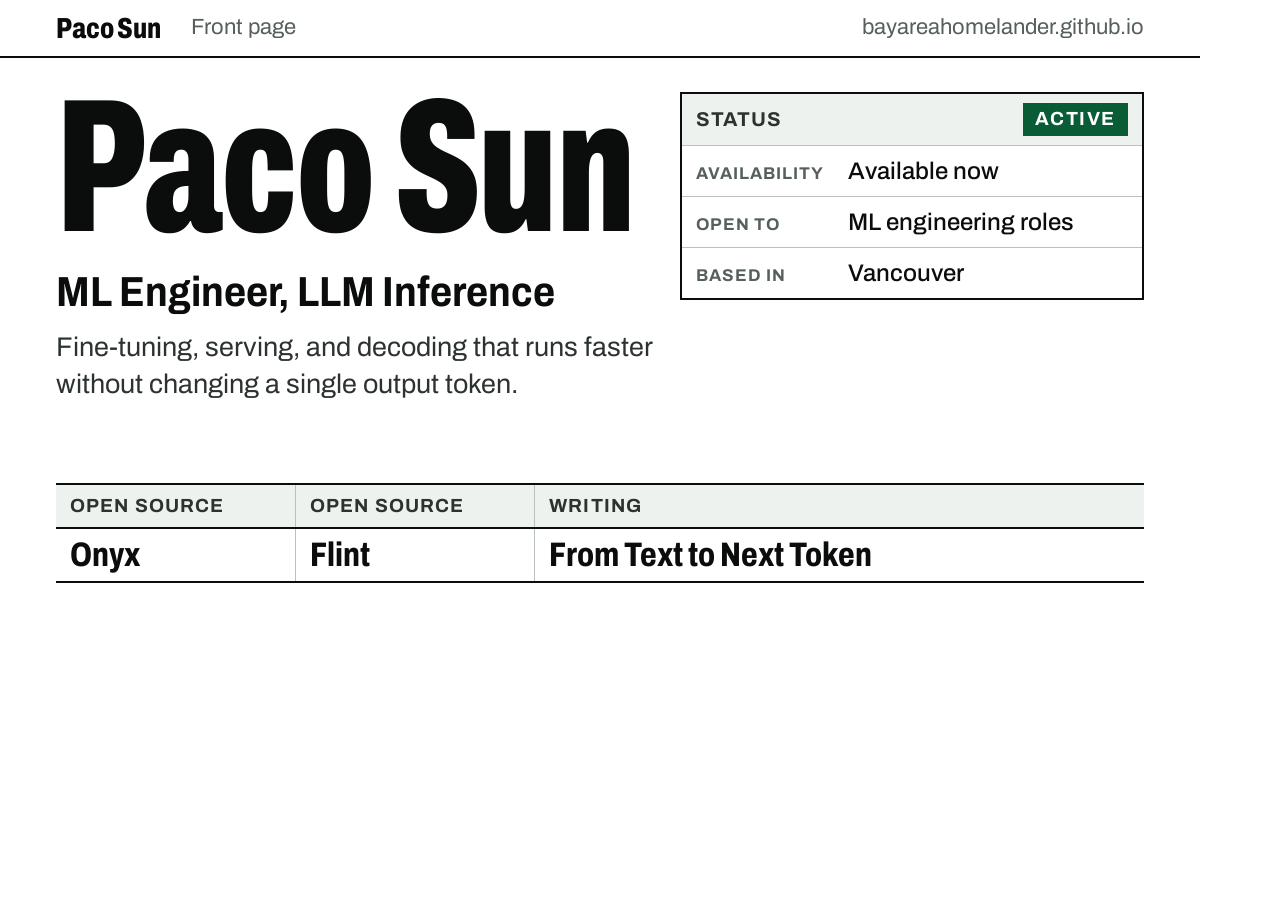
<file: og/cards.html>
<!doctype html>
<html lang="en"><head><meta charset="utf-8">
<meta name="robots" content="noindex">
<title>OG cards</title>
<link rel="preconnect" href="https://fonts.googleapis.com">
<link rel="preconnect" href="https://fonts.gstatic.com" crossorigin>
<link href="https://fonts.googleapis.com/css2?family=Archivo:wdth,wght@62..125,100..900&display=swap" rel="stylesheet">
<style>
/* Social preview cards, 1200x627, drawn as a datasheet front page.
   Pick a card with the URL hash: #home #onyx #flint #writing (no hash = home).
   Render each at 2x (2400x1254) to og/<name>.png in LIGHT mode. */
:root{
  color-scheme:light;
  --sheet:#ffffff;--ink:#0b0d0c;--body:#2c322f;--muted:#55605a;
  --rule:#b9c1bc;--tint:#edf2ef;--green:#0a5c36;--on-green:#ffffff;
  --sans:Archivo,"Arial Narrow",system-ui,"Segoe UI",sans-serif;
  --mono:ui-monospace,"Cascadia Mono",Consolas,monospace;
}
*{box-sizing:border-box;margin:0;padding:0}
html,body{width:1200px;height:627px;overflow:hidden;background:var(--sheet);color:var(--ink);font:400 26px/1.35 var(--sans);font-variant-numeric:lining-nums tabular-nums}
.card{display:none;position:relative;width:1200px;height:627px;background:var(--sheet)}
.card:target,.card.on{display:block}

/* top strip */
.strip{display:flex;align-items:center;height:58px;padding:0 56px;border-bottom:2px solid var(--ink)}
.wm{font:800 29px/1 var(--sans);font-variation-settings:'wdth' 75;letter-spacing:-.005em}
.doc{margin-left:30px;font-size:22px;color:var(--muted)}
.host{margin-left:auto;font-size:22px;color:var(--muted)}

/* title block */
.title{position:absolute;left:56px;top:84px;right:56px}
h1{font:800 190px/.88 var(--sans);font-variation-settings:'wdth' 62;letter-spacing:-.01em;color:var(--ink)}
.role{margin-top:18px;font:700 42px/1.1 var(--sans);font-variation-settings:'wdth' 88;color:var(--ink)}
.desc{margin-top:14px;font-size:27px;line-height:1.35;color:var(--body)}

/* status box */
.box{position:absolute;right:56px;top:92px;width:464px;border:2px solid var(--ink);background:var(--sheet)}
.box-head{display:flex;align-items:center;justify-content:space-between;padding:9px 14px;background:var(--tint);font:700 20px/1.4 var(--sans);letter-spacing:.06em;text-transform:uppercase;color:var(--body)}
.box-row{display:grid;grid-template-columns:142px 1fr;gap:0 10px;padding:10px 14px;border-top:1px solid var(--rule);align-items:baseline}
.box-head+.box-row{border-top:2px solid var(--ink)}
.box dt{font:700 17px/1.4 var(--sans);letter-spacing:.06em;text-transform:uppercase;color:var(--muted)}
.box dd{font:500 24px/1.25 var(--sans);color:var(--ink);text-wrap:balance}

/* badges (square; ACTIVE solid, PREVIEW dashed) */
.badge{display:inline-block;padding:1px 10px;border:2px solid var(--green);font:700 19px/1.4 var(--sans);letter-spacing:.08em;text-transform:uppercase}
.badge.active{background:var(--green);color:var(--on-green)}
.badge.preview{background:transparent;color:var(--green);border-style:dashed}

/* ruled mini table */
.ds{position:absolute;left:56px;right:56px;bottom:44px;width:calc(100% - 112px);border-collapse:collapse;table-layout:fixed;border-top:2px solid var(--ink);border-bottom:2px solid var(--ink)}
.ds th,.ds td{text-align:left;vertical-align:middle;padding:8px 14px;border-left:1px solid var(--rule)}
.ds th:first-child,.ds td:first-child{border-left:0}
.ds thead th{background:var(--tint);font:700 19px/1.4 var(--sans);letter-spacing:.06em;text-transform:uppercase;color:var(--body);padding:8px 14px;border-bottom:2px solid var(--ink)}
.ds tbody tr+tr th,.ds tbody tr+tr td{border-top:1px solid var(--rule)}
.ds tbody th{font:700 26px/1.2 var(--sans);font-variation-settings:'wdth' 92;color:var(--ink)}
.ds td{font:400 26px/1.25 var(--sans);color:var(--body)}
.ds td.val{font:750 40px/1 var(--sans);font-variation-settings:'wdth' 78;letter-spacing:-.005em;color:var(--ink)}
.ds td.spec{font:750 34px/1.05 var(--sans);font-variation-settings:'wdth' 78;color:var(--ink)}
.ds td.tok,.ds thead th.tok{font:600 27px/1.2 var(--mono);letter-spacing:0;text-transform:none;color:var(--ink)}
.ds td.id{font:750 42px/1 var(--sans);font-variation-settings:'wdth' 78;color:var(--ink)}
</style></head><body>

<section class="card" id="home">
 <header class="strip"><span class="wm">Paco Sun</span><span class="doc">Front page</span><span class="host">bayareahomelander.github.io</span></header>
 <div class="title">
  <h1>Paco Sun</h1>
  <p class="role">ML Engineer, LLM Inference</p>
  <p class="desc" style="max-width:640px">Fine-tuning, serving, and decoding that runs faster without changing a single output token.</p>
 </div>
 <aside class="box">
  <h2 class="box-head"><span>Status</span><span class="badge active">Active</span></h2>
  <dl>
   <div class="box-row"><dt>Availability</dt><dd>Available now</dd></div>
   <div class="box-row"><dt>Open to</dt><dd>ML engineering roles</dd></div>
   <div class="box-row"><dt>Based in</dt><dd>Vancouver</dd></div>
  </dl>
 </aside>
 <table class="ds">
  <colgroup><col style="width:22%"><col style="width:22%"><col></colgroup>
  <thead><tr><th>Open source</th><th>Open source</th><th>Writing</th></tr></thead>
  <tbody><tr><td class="spec">Onyx</td><td class="spec">Flint</td><td class="spec">From Text to Next Token</td></tr></tbody>
 </table>
</section>

<section class="card" id="onyx">
 <header class="strip"><span class="wm">Paco Sun</span><span class="doc">All work &rsaquo; Onyx</span><span class="host">bayareahomelander.github.io</span></header>
 <div class="title">
  <h1>Onyx</h1>
  <p class="role">Grammar-constrained LLM inference engine</p>
 </div>
 <aside class="box">
  <h2 class="box-head"><span>Status</span><span class="badge active">Active</span></h2>
  <dl>
   <div class="box-row"><dt>Source</dt><dd>Open source</dd></div>
   <div class="box-row"><dt>Languages</dt><dd>Python, Rust, CUDA</dd></div>
  </dl>
 </aside>
 <table class="ds">
  <colgroup><col style="width:38%"><col style="width:22%"><col></colgroup>
  <thead><tr><th>Parameter</th><th>Value</th><th>Test conditions</th></tr></thead>
  <tbody>
   <tr><th>Speedup, overall</th><td class="val">1.49&times;</td><td>RTX 2080 Ti</td></tr>
   <tr><th>Speedup, code</th><td class="val">2.44&times;</td><td>RTX 2080 Ti</td></tr>
   <tr><th>Output vs. model alone</th><td class="val">Identical</td><td>Token for token</td></tr>
  </tbody>
 </table>
</section>

<section class="card" id="flint">
 <header class="strip"><span class="wm">Paco Sun</span><span class="doc">All work</span><span class="host">bayareahomelander.github.io</span></header>
 <div class="title">
  <h1>Flint</h1>
  <p class="role">GPT-2 from scratch on hand-written CUDA kernels</p>
 </div>
 <aside class="box">
  <h2 class="box-head"><span>Status</span><span class="badge active">Active</span></h2>
  <dl>
   <div class="box-row"><dt>Release</dt><dd>v0.1.0</dd></div>
   <div class="box-row"><dt>Languages</dt><dd>C++17, CUDA, inline PTX</dd></div>
  </dl>
 </aside>
 <table class="ds">
  <colgroup><col style="width:38%"><col style="width:22%"><col></colgroup>
  <thead><tr><th>Parameter</th><th>Value</th><th>Test conditions</th></tr></thead>
  <tbody>
   <tr><th>Forward GEMM</th><td class="val">82&ndash;89%</td><td>Of cuBLAS, RTX 2080 Ti</td></tr>
   <tr><th>Input-gradient GEMM</th><td class="val">86&ndash;99%</td><td>Of cuBLAS, RTX 2080 Ti</td></tr>
   <tr><th>Weight-gradient GEMM</th><td class="val">91&ndash;108%</td><td>Of cuBLAS, RTX 2080 Ti</td></tr>
  </tbody>
 </table>
</section>

<section class="card" id="writing">
 <header class="strip"><span class="wm">Paco Sun</span><span class="doc">Front page &rsaquo; Writing</span><span class="host">bayareahomelander.github.io</span></header>
 <div class="title">
  <h1 style="font-size:150px;max-width:640px">From Text to Next Token</h1>
  <p class="desc" style="margin-top:20px;font-size:28px">One prompt through every stage of a transformer, worked by hand.</p>
 </div>
 <aside class="box">
  <h2 class="box-head"><span>Status</span><span class="badge active">Active</span></h2>
  <dl>
   <div class="box-row"><dt>Published</dt><dd>10 articles</dd></div>
   <div class="box-row"><dt>Platform</dt><dd>Medium</dd></div>
   <div class="box-row"><dt>Format</dt><dd>Worked by hand, with NumPy</dd></div>
  </dl>
 </aside>
 <table class="ds">
  <colgroup><col><col><col><col><col></colgroup>
  <thead><tr><th class="tok">The</th><th class="tok">&middot;cat</th><th class="tok">&middot;sat</th><th class="tok">&middot;on</th><th class="tok">&middot;the</th></tr></thead>
  <tbody><tr><td class="id">464</td><td class="id">3797</td><td class="id">3332</td><td class="id">319</td><td class="id">262</td></tr></tbody>
 </table>
</section>

<script>if(!location.hash)document.getElementById('home').classList.add('on')</script>
</body></html>
</file>
<file: assets/site.css>
@font-face {
  font-family: "Schibsted Grotesk";
  src: url("fonts/schibsted-grotesk-latin-wght.woff2") format("woff2");
  font-weight: 400 900;
  font-style: normal;
  font-display: swap;
}

/* ---------- Palette: galley paper, ink, graphite, blue pencil ---------- */
:root {
  --paper: #f4f5f2;
  --ink: #131416;
  --graphite: #595f67;   /* secondary text, 5.6:1 on paper */
  --pencil: #84898f;     /* drafts, large text only */
  --rule: #d3d6d0;
  --blue: #2a62c9;       /* editor's blue pencil: marks only */
  --blue-wash: rgb(42 98 201 / 0.11);
  --ink-wash: rgb(19 20 22 / 0.07);

  --margin: 10.5rem;
  --gutter: clamp(1.5rem, 4vw, 3.5rem);
  --page: 76rem;
  --ease: cubic-bezier(0.16, 1, 0.3, 1);
  color-scheme: light;
}

:root[data-theme="dark"] {
  --paper: #121315;
  --ink: #ecede9;
  --graphite: #a0a5ab;
  --pencil: #6d7279;
  --rule: #2b2e32;
  --blue: #7ea6ff;
  --blue-wash: rgb(126 166 255 / 0.14);
  --ink-wash: rgb(236 237 233 / 0.08);
  color-scheme: dark;
}

@media (prefers-color-scheme: dark) {
  :root:not([data-theme="light"]) {
    --paper: #121315;
    --ink: #ecede9;
    --graphite: #a0a5ab;
    --pencil: #6d7279;
    --rule: #2b2e32;
    --blue: #7ea6ff;
    --blue-wash: rgb(126 166 255 / 0.14);
    --ink-wash: rgb(236 237 233 / 0.08);
    color-scheme: dark;
  }
}

/* ---------- Base ---------- */
*, *::before, *::after { box-sizing: border-box; }

html {
  background: var(--paper);
  color: var(--ink);
  font-family: "Schibsted Grotesk", system-ui, sans-serif;
  font-size: 100%;
  line-height: 1.6;
  -webkit-text-size-adjust: 100%;
  text-size-adjust: 100%;
  scrollbar-color: var(--pencil) var(--paper);
  caret-color: var(--blue);
}

body {
  margin: 0;
  font-size: 1.0625rem;
  -webkit-font-smoothing: antialiased;
}

::selection { background: var(--blue); color: var(--paper); }

a {
  color: inherit;
  text-decoration-line: underline;
  text-decoration-thickness: 1px;
  text-decoration-color: var(--pencil);
  text-underline-offset: 0.24em;
  transition: text-decoration-color 0.15s var(--ease), color 0.15s var(--ease);
}
a:hover { text-decoration-color: var(--blue); }

:focus-visible {
  outline: 2px solid var(--blue);
  outline-offset: 3px;
  border-radius: 1px;
}

h1, h2, h3, p, ul, ol, figure { margin: 0; }
ul, ol { padding: 0; }

.visually-hidden {
  position: absolute !important;
  width: 1px; height: 1px;
  overflow: hidden;
  clip-path: inset(50%);
  white-space: nowrap;
}

.skip {
  position: absolute;
  left: 1rem; top: -3rem;
  background: var(--ink); color: var(--paper);
  padding: 0.5rem 0.75rem;
  z-index: 10;
}
.skip:focus { top: 1rem; }

/* ---------- Page frame ---------- */
.wrap {
  max-width: var(--page);
  margin: 0 auto;
  padding: 0 var(--gutter);
}

.slug {
  display: flex;
  flex-wrap: wrap;
  align-items: baseline;
  justify-content: space-between;
  gap: 0.5rem 2rem;
  padding: 1.375rem 0;
  border-bottom: 1px solid var(--rule);
  font-size: 0.9375rem;
}

.slug .name {
  font-size: 1rem;
  font-weight: 650;
  letter-spacing: -0.005em;
  display: inline;
}
.slug .name a { text-decoration: none; }
.slug .role { color: var(--graphite); margin-left: 0.75rem; }

.slug nav {
  display: flex;
  flex-wrap: wrap;
  align-items: center;
  gap: 0.25rem 1.375rem;
}
.slug nav a { text-decoration-color: transparent; }
.slug nav a:hover { text-decoration-color: var(--blue); }
.slug nav a[aria-current="page"] { text-decoration-color: var(--ink); }

.theme {
  appearance: none;
  border: 0;
  background: none;
  color: inherit;
  width: 2rem; height: 2rem;
  margin: -0.5rem -0.375rem -0.5rem 0;
  display: inline-grid;
  place-items: center;
  cursor: pointer;
  align-self: center;
}
.theme svg { width: 1.0625rem; height: 1.0625rem; }

/* Two columns: the ruled margin carries headings and marks */
.row {
  display: grid;
  grid-template-columns: var(--margin) minmax(0, 1fr);
}
.row + .row { border-top: 1px solid var(--rule); }

.row > .m {
  border-right: 1px solid var(--rule);
  padding: 3.25rem 1.5rem 3.25rem 0;
}
.row > .c {
  padding: 3.25rem 0 3.5rem var(--gutter);
  min-width: 0;
}

.m h2 {
  font-size: 0.9375rem;
  font-weight: 600;
  color: var(--graphite);
  letter-spacing: 0;
  position: sticky;
  top: 1.5rem;
}

/* ---------- Hero sentence ---------- */
.hero > .m { padding-top: clamp(4.5rem, 13vh, 8.5rem); }
.hero > .c { padding-top: clamp(4rem, 12vh, 8rem); padding-bottom: clamp(3.5rem, 9vh, 6rem); }

.lede {
  font-size: clamp(2.5rem, 1.25rem + 4.4vw, 5.5rem);
  line-height: 1.03;
  letter-spacing: -0.032em;
  font-weight: 620;
  max-width: 13.5em;
  text-wrap: balance;
}

.lede .w {
  transition: color 0.24s var(--ease), opacity 0.24s var(--ease);
  text-decoration-line: line-through;
  text-decoration-thickness: 0.07em;
  text-decoration-color: transparent;
  text-decoration-skip-ink: none;
}
.motion .lede .w { opacity: 0; }
.motion .lede .w.draft { opacity: 1; color: var(--pencil); }
.motion .lede .w.ink { opacity: 1; color: var(--ink); }
.motion .lede .w.reject { opacity: 1; color: var(--pencil); text-decoration-color: var(--blue); }

.note {
  font-size: 0.875rem;
  line-height: 1.45;
  color: var(--graphite);
  max-width: 9.5rem;
}
.note .mark { display: block; width: 1.5rem; height: 1.125rem; color: var(--blue); margin-bottom: 0.5rem; }
.note .mark path { stroke-dasharray: 30; stroke-dashoffset: 0; }
.motion .note .mark path { stroke-dashoffset: 30; }
.motion .note .mark.landed path { stroke-dashoffset: 0; transition: stroke-dashoffset 0.32s var(--ease); }
.note a { color: var(--ink); }

/* ---------- Entries ---------- */
.entry + .entry { margin-top: 3rem; }

.entry h3 {
  font-size: clamp(1.5rem, 1.2rem + 0.9vw, 1.875rem);
  line-height: 1.15;
  font-weight: 620;
  letter-spacing: -0.018em;
}
.entry h3 a { text-decoration-color: var(--rule); text-decoration-thickness: 2px; text-underline-offset: 0.18em; }
.entry h3 a:hover { text-decoration-color: var(--blue); }

.sub {
  color: var(--graphite);
  margin-top: 0.25rem;
}
.sub .sep { padding: 0 0.4em; color: var(--pencil); }

.entry > p:not(.sub), .entry > ul { max-width: 64ch; margin-top: 0.875rem; }

.entry ul { list-style: none; }
.entry li { position: relative; padding-left: 1.25rem; }
.entry li + li { margin-top: 0.5rem; }
.entry li::before {
  content: "";
  position: absolute;
  left: 0; top: 0.8em;
  width: 0.5rem;
  border-top: 1px solid var(--pencil);
}

.links {
  display: flex;
  flex-wrap: wrap;
  gap: 0.25rem 1.5rem;
  margin-top: 1rem;
  font-weight: 550;
}

.arrow { display: inline-block; width: 0.8em; height: 0.8em; margin-left: 0.3em; vertical-align: -0.02em; transition: transform 0.2s var(--ease); }
a:hover .arrow { transform: translateX(2px); }

.contact {
  display: grid;
  grid-template-columns: max-content 1fr;
  gap: 0.5rem 2rem;
}
.contact dt { color: var(--graphite); }
.contact dd { margin: 0; }

.foot {
  display: flex;
  flex-wrap: wrap;
  justify-content: space-between;
  gap: 1rem;
  padding: 1.5rem 0 2.5rem;
  border-top: 1px solid var(--rule);
  font-size: 0.875rem;
  color: var(--graphite);
}

/* ---------- Controls (shared with demos) ---------- */
.btn {
  appearance: none;
  font: inherit;
  font-size: 0.9375rem;
  font-weight: 560;
  color: var(--ink);
  background: transparent;
  border: 1px solid var(--ink);
  border-radius: 0;
  padding: 0.45rem 0.9rem;
  cursor: pointer;
  transition: background-color 0.15s var(--ease), color 0.15s var(--ease);
}
.btn:hover:not(:disabled) { background: var(--ink); color: var(--paper); }
.btn:disabled { border-color: var(--rule); color: var(--pencil); cursor: default; }
.btn.quiet { border-color: var(--rule); }
.btn.quiet:hover:not(:disabled) { border-color: var(--ink); }

.textbtn {
  appearance: none;
  font: inherit;
  color: inherit;
  background: none;
  border: 0;
  padding: 0;
  cursor: pointer;
  text-decoration: underline;
  text-decoration-thickness: 1px;
  text-decoration-color: var(--pencil);
  text-underline-offset: 0.24em;
}
.textbtn:hover { text-decoration-color: var(--blue); }

/* ---------- Project pages ---------- */
.title > .c { padding-top: clamp(3.5rem, 10vh, 6.5rem); padding-bottom: 3rem; }
.title h1 {
  font-size: clamp(3rem, 1.5rem + 5vw, 5.75rem);
  line-height: 0.98;
  letter-spacing: -0.035em;
  font-weight: 650;
}
.title .standfirst {
  font-size: clamp(1.25rem, 1.05rem + 0.6vw, 1.5rem);
  line-height: 1.4;
  letter-spacing: -0.01em;
  max-width: 34em;
  margin-top: 1.25rem;
}
.title .standfirst + p { max-width: 64ch; margin-top: 1rem; }
.facts {
  display: flex;
  flex-wrap: wrap;
  gap: 0.25rem 1.5rem;
  margin-top: 1.5rem;
  color: var(--graphite);
  font-size: 0.9375rem;
}

.prose > * + * { margin-top: 1rem; }
.prose p, .prose li { max-width: 66ch; }
.prose h3 {
  font-size: 1.1875rem;
  font-weight: 620;
  letter-spacing: -0.01em;
  margin-top: 2.25rem;
}
.prose h3:first-child { margin-top: 0; }
.prose ul { list-style: none; }
.prose li { position: relative; padding-left: 1.25rem; }
.prose li + li { margin-top: 0.5rem; }
.prose li::before {
  content: "";
  position: absolute;
  left: 0; top: 0.8em;
  width: 0.5rem;
  border-top: 1px solid var(--pencil);
}
.small { font-size: 0.875rem; color: var(--graphite); line-height: 1.5; }
code, .code {
  font-family: ui-monospace, "SF Mono", "Cascadia Mono", Consolas, monospace;
  font-size: 0.9em;
}

/* Results tables with a shared axis */
.chart { width: 100%; border-collapse: collapse; margin-top: 1.5rem; font-size: 0.9375rem; }
.chart .num, .demo-controls .count, .lane-count, .sumlog, .partials { font-variant-numeric: tabular-nums; }
.chart caption { text-align: left; color: var(--graphite); font-size: 0.875rem; padding-bottom: 0.75rem; caption-side: top; }
.chart th, .chart td { padding: 0.4rem 0; vertical-align: middle; text-align: left; font-weight: 400; }
.chart thead th { font-size: 0.8125rem; color: var(--graphite); border-bottom: 1px solid var(--rule); padding-bottom: 0.5rem; }
.chart tbody tr + tr td, .chart tbody tr + tr th { border-top: 1px solid var(--ink-wash); }
.chart .group th { padding-top: 1.25rem; font-weight: 600; border-top: 0 !important; }
.chart .num { text-align: right; padding-right: 1.25rem; white-space: nowrap; }
.chart .dim { color: var(--graphite); }
.chart .total th, .chart .total td { font-weight: 620; border-top: 1px solid var(--ink) !important; }
.chart .barcell { width: 42%; padding-left: 0.5rem; }
.chart .shape { white-space: nowrap; padding-right: 1.25rem; }

.bar {
  position: relative;
  height: 0.5rem;
}
.bar i {
  position: absolute;
  left: 0; top: 0; bottom: 0;
  background: var(--ink);
  width: var(--v);
}
.bar::after { /* the baseline mark: blue pencil */
  content: "";
  position: absolute;
  top: -0.375rem; bottom: -0.375rem;
  left: var(--base);
  border-left: 2px solid var(--blue);
}
.axis-note { display: flex; align-items: center; gap: 0.5rem; color: var(--graphite); font-size: 0.8125rem; margin-top: 0.75rem; }
.axis-note::before { content: ""; height: 1rem; border-left: 2px solid var(--blue); }

/* Demo frame */
.demo {
  border-top: 1px solid var(--ink);
  border-bottom: 1px solid var(--rule);
  padding: 1.5rem 0 1.25rem;
  margin-top: 1.5rem;
}
.demo-controls {
  display: flex;
  flex-wrap: wrap;
  align-items: center;
  gap: 0.75rem;
  margin-top: 1.5rem;
}
.demo-controls .count { margin-left: auto; color: var(--graphite); font-size: 0.875rem; }
.status {
  min-height: 3.2em;
  margin-top: 1.25rem;
  max-width: 64ch;
}
.legend {
  display: flex;
  flex-wrap: wrap;
  gap: 0.5rem 1.5rem;
  margin-top: 1rem;
  font-size: 0.875rem;
  color: var(--graphite);
}
.legend span { display: inline-flex; align-items: baseline; gap: 0.5rem; }

/* ---------- Responsive ---------- */
@media (max-width: 860px) {
  .row { grid-template-columns: minmax(0, 1fr); }
  .row > .m {
    border-right: 0;
    padding: 2.5rem 0 0;
  }
  .row > .c { padding: 1rem 0 2.75rem; }
  .m h2 { position: static; }
  .hero > .m { order: 2; padding: 0 0 3rem; }
  .hero > .c { padding: 3.5rem 0 1.75rem; }
  .note { max-width: 22rem; }
  .title > .m { display: none; }
  .title > .c { padding-top: 3rem; }
  .slug .role { display: block; margin-left: 0; }
}

@media (max-width: 520px) {
  body { font-size: 1rem; }
  .contact { grid-template-columns: 1fr; gap: 0.125rem; }
  .contact dd + dt { margin-top: 0.75rem; }
  .chart .barcell { width: 34%; }
}

@media (prefers-reduced-motion: reduce) {
  *, *::before, *::after { transition-duration: 0.01ms !important; animation-duration: 0.01ms !important; }
}
</file>
<file: flint/demo.css>
.gemm-body {
  display: grid;
  grid-template-columns: minmax(0, 1.15fr) minmax(0, 1fr);
  gap: 2rem;
  align-items: start;
}
.gemm { width: 100%; height: auto; display: block; }
.gemm .grid { stroke: var(--rule); stroke-width: 1; fill: none; }
.gemm .frame { stroke: var(--ink); stroke-width: 1.25; fill: none; }
.gemm .label { fill: var(--graphite); font-size: 17px; font-family: "Schibsted Grotesk", system-ui, sans-serif; }
.gemm .label b, .gemm .label .em { fill: var(--ink); font-weight: 620; }
.gemm .hl { fill: var(--blue-wash); stroke: var(--blue); stroke-width: 2; }
.gemm .done { fill: var(--ink-wash); stroke: none; }
.gemm .acc { fill: var(--ink); stroke: none; transition: opacity 0.3s var(--ease); }
.gemm .cut { stroke: var(--ink); stroke-width: 2.5; }
.gemm .warp { stroke: var(--blue); stroke-width: 1.5; stroke-dasharray: 4 3; fill: none; }
.gemm .need { fill: none; stroke: var(--pencil); stroke-width: 1.5; stroke-dasharray: 5 4; }
.gemm .stamp { fill: var(--blue); font-size: 17px; font-weight: 620; font-family: "Schibsted Grotesk", system-ui, sans-serif; }
.gemm .on-ink { fill: var(--paper); font-size: 14px; font-weight: 600; font-family: "Schibsted Grotesk", system-ui, sans-serif; }

.gemm-stage {
  font-size: 1.375rem;
  font-weight: 620;
  letter-spacing: -0.01em;
  line-height: 1.25;
}
.gemm-side .status { margin-top: 0.75rem; min-height: 9em; }

.partials {
  list-style: none;
  display: grid;
  grid-template-columns: repeat(4, minmax(0, 1fr));
  gap: 0.25rem 1rem;
  font-size: 0.9375rem;
}
.partials li { display: flex; gap: 0.6rem; border-bottom: 1px solid var(--ink-wash); padding: 0.3rem 0; }
.partials .k { color: var(--graphite); font-family: "Schibsted Grotesk", system-ui, sans-serif; font-size: 0.8125rem; min-width: 3.6em; }

.sumlog { width: 100%; border-collapse: collapse; margin-top: 1.25rem; font-size: 0.9375rem; }
.sumlog th, .sumlog td { text-align: left; padding: 0.35rem 1rem 0.35rem 0; font-weight: 400; }
.sumlog thead th { font-size: 0.8125rem; color: var(--graphite); border-bottom: 1px solid var(--rule); }
.sumlog td { border-top: 1px solid var(--ink-wash); }
.sumlog .num { text-align: right; padding-right: 0; padding-left: 1rem; }
.sumlog .order { color: var(--graphite); }
.sumlog .num, .sumlog .order { font-family: ui-monospace, "SF Mono", "Cascadia Mono", Consolas, monospace; font-size: 0.875rem; }
.flint-chart .barcell { width: 30%; }
.sumlog .diff { text-decoration: underline; text-decoration-color: var(--blue); text-decoration-thickness: 2px; text-underline-offset: 0.2em; }
.sumlog tr.fixed td:first-child { font-weight: 600; }
.sum-demo .status { min-height: 1.6em; }

@media (max-width: 860px) {
  .gemm-body { grid-template-columns: minmax(0, 1fr); gap: 1rem; }
  .gemm { max-width: 30rem; }
  .gemm-side .status { min-height: 7em; }
}
@media (max-width: 600px) {
  .partials { grid-template-columns: repeat(2, minmax(0, 1fr)); }
  .flint-chart .shape { display: none; }
  .sumlog .order { display: none; }
}

/* Progress: proof marks per milestone */
.milestones { list-style: none; }
.milestones > li {
  display: grid;
  grid-template-columns: 1.75rem minmax(0, 1fr);
  gap: 0 1rem;
  padding: 1.5rem 0;
  border-top: 1px solid var(--ink-wash);
}
.milestones > li:first-child { border-top: 0; padding-top: 0; }
.milestones > li:last-child { padding-bottom: 0; }
.ms-mark { width: 1.5rem; height: 1.125rem; margin-top: 0.3rem; color: var(--blue); }
.planned .ms-mark { color: var(--pencil); }
.milestones h3 {
  font-size: 1.1875rem;
  font-weight: 620;
  letter-spacing: -0.01em;
  line-height: 1.35;
}
.planned h3 { color: var(--graphite); }
.ms-id { display: inline-block; min-width: 2.25rem; color: var(--graphite); font-variant-numeric: tabular-nums; }
.ms-state { color: var(--graphite); font-size: 0.9375rem; margin-top: 0.125rem; }
.milestones li > div > p:not(.ms-state), .milestones .dash { max-width: 64ch; margin-top: 0.75rem; }
.dash { list-style: none; }
.dash li { position: relative; padding-left: 1.25rem; }
.dash li + li { margin-top: 0.5rem; }
.dash li::before {
  content: "";
  position: absolute;
  left: 0; top: 0.8em;
  width: 0.5rem;
  border-top: 1px solid var(--pencil);
}
</file>
<file: onyx/demo.css>
.onyx-demo .prompt {
  display: flex;
  flex-wrap: wrap;
  align-items: baseline;
  justify-content: space-between;
  gap: 0.75rem 2rem;
}
.onyx-demo .prompt p { max-width: 54ch; }
.onyx-demo .prompt .small { display: block; margin-bottom: 0.125rem; }

.switch {
  display: inline-flex;
  align-items: center;
  gap: 0.6rem;
  font-size: 0.9375rem;
  cursor: pointer;
}
.switch input {
  appearance: none;
  margin: 0;
  width: 1.125rem; height: 1.125rem;
  border: 1px solid var(--ink);
  border-radius: 0;
  display: grid;
  place-items: center;
  cursor: pointer;
  flex: none;
}
.switch input::after {
  content: "";
  width: 0.6rem; height: 0.32rem;
  border-left: 2px solid var(--paper);
  border-bottom: 2px solid var(--paper);
  transform: translateY(-0.07rem) rotate(-45deg);
  opacity: 0;
}
.switch input:checked { background: var(--ink); }
.switch input:checked::after { opacity: 1; }

.lanes { margin-top: 1.75rem; }
.lane + .lane { margin-top: 1.5rem; }
.lane-head {
  display: flex;
  justify-content: space-between;
  gap: 1rem;
  font-size: 0.9375rem;
  border-bottom: 1px solid var(--rule);
  padding-bottom: 0.375rem;
}
.lane-name { font-weight: 620; }
.lane-count { color: var(--graphite); }

.out {
  min-height: 2.25rem;
  padding: 0.75rem 0 0.25rem;
  font-size: 1rem;
  line-height: 2;
  white-space: pre-wrap;
  word-break: break-word;
}

.tok {
  font-style: normal;
  white-space: pre;
  padding-bottom: 1px;
  border-bottom: 2px solid var(--rule);
  margin-right: 2px;
  transition: color 0.2s var(--ease), border-color 0.2s var(--ease);
}
.tok.draft { color: var(--graphite); border-bottom: 2px dotted var(--pencil); }
.tok.acc { color: var(--ink); }
.tok.bonus { color: var(--ink); border-bottom-color: var(--blue); }
.tok.reject {
  color: var(--graphite);
  border-bottom-color: transparent;
  text-decoration: line-through;
  text-decoration-color: var(--blue);
  text-decoration-thickness: 2px;
}
.tok.end {
  font-family: "Schibsted Grotesk", system-ui, sans-serif;
  font-size: 0.8125rem;
  color: var(--graphite);
  border: 1px solid var(--pencil);
  padding: 0 0.3rem;
  margin-left: 0.25rem;
  vertical-align: 0.1em;
}
.tok.end.bonus { border-color: var(--blue); color: var(--ink); }

.legend .tok { font-family: ui-monospace, "SF Mono", "Cascadia Mono", Consolas, monospace; font-size: 0.8125rem; }

.passes {
  display: grid;
  grid-template-columns: repeat(21, 0.5rem);
  gap: 0.375rem;
  height: 1.25rem;
  margin-top: 0.25rem;
  align-items: end;
}
.passes span {
  display: block;
  height: 100%;
  border-bottom: 1px solid var(--rule);
  position: relative;
}
.passes span i {
  position: absolute;
  left: 0; right: 0; bottom: 0;
  background: var(--ink);
  height: calc(var(--n) * 25%);
  transition: height 0.24s var(--ease);
}
.pass-key { margin-top: 0.75rem; }

.status { min-height: 4.8em; }
.status .qt { white-space: pre; border-bottom: 1px solid var(--pencil); padding: 0 0.15em; margin: 0 0.05em; }
.status .done { display: inline-block; width: 1.1em; height: 0.85em; color: var(--blue); margin-right: 0.3em; vertical-align: -0.05em; }

.demo-note { margin-top: 1rem; max-width: 66ch; }

@media (max-width: 520px) {
  .out { font-size: 0.875rem; }
  .passes { grid-template-columns: repeat(21, minmax(0, 0.5rem)); gap: 0.25rem; }
}
</file>
<file: site.css>
/* site.css: the shared datasheet system.
   A white sheet, black ink, one deep green for section numbers and status.
   Booktabs tables (an ink rule above, a tinted header, an ink rule below; no verticals,
   no row hairlines on desktop), one grotesk (Archivo, with its width axis), square
   corners, no shadows. Page-agnostic: pages add their own layout in a sibling stylesheet. */

/* ---------- Tokens ---------- */
:root {
  --paper: #ffffff;
  --ink: #0b0d0c;
  --ink-2: #2c322f;
  --muted: #55605a;
  --rule: #b9c1bc;          /* light separator: stacked phone rows, quiet object outlines */
  --tint: #edf2ef;          /* table header rows */
  --tint-2: #dfeae3;        /* group rows, active row */
  --accent: #0a5c36;        /* section numbers, status */
  --accent-soft: #d3e6da;   /* verified wash */
  --on-accent: #ffffff;

  --font: "Archivo", "Arial Narrow", system-ui, "Segoe UI", sans-serif;
  --mono: ui-monospace, "Cascadia Mono", Consolas, monospace;

  --wrap: 1200px;
  --gutter: 24px;

  color-scheme: light;
}

@media (prefers-color-scheme: dark) {
  :root {
    --paper: #0e1210;
    --ink: #e8eeea;
    --ink-2: #c3cdc7;
    --muted: #94a39a;
    --rule: #2f3a34;
    --tint: #161e19;
    --tint-2: #1f2b24;
    --accent: #43b582;
    --accent-soft: #24402f;
    --on-accent: #0e1210;
    color-scheme: dark;
  }
}

/* ---------- Base ---------- */
*, *::before, *::after { box-sizing: border-box; }

html {
  -webkit-text-size-adjust: 100%;
  scrollbar-color: var(--accent) var(--tint);
}

body {
  margin: 0;
  background: var(--paper);
  color: var(--ink);
  font-family: var(--font);
  font-size: 1rem;
  line-height: 1.55;
  font-variant-numeric: lining-nums;
  -webkit-font-smoothing: antialiased;
  text-rendering: optimizeLegibility;
  caret-color: var(--accent);
  accent-color: var(--accent);
}

::selection { background: var(--accent); color: var(--on-accent); }

h1, h2, h3, h4 { margin: 0; text-wrap: balance; }
p { margin: 0; text-wrap: pretty; }
ul, ol, dl, dd, figure { margin: 0; padding: 0; }
b, strong { font-weight: 700; }
.nw { white-space: nowrap; }

a {
  display: inline-block;
  min-height: 24px;
  color: inherit;
  text-decoration-line: underline;
  text-decoration-thickness: 1px;
  text-underline-offset: 0.22em;
  text-decoration-color: color-mix(in srgb, currentColor 45%, transparent);
}
a:where(:not(.btn)):hover { color: var(--accent); text-decoration-color: currentColor; }
:focus-visible { outline: 2px solid var(--accent); outline-offset: 2px; border-radius: 0; }

q { quotes: "\201C" "\201D"; }

.wrap { max-width: var(--wrap); margin-inline: auto; padding-inline: var(--gutter); }

.sr-only {
  position: absolute; width: 1px; height: 1px; padding: 0; margin: -1px;
  overflow: hidden; clip-path: inset(50%); white-space: nowrap; border: 0;
}

.skip {
  position: absolute; left: -9999px; top: 8px; z-index: 10;
  background: var(--ink); color: var(--paper); padding: 8px 12px; text-decoration: none;
}
.skip:focus { left: 8px; }
.skip:hover { color: var(--paper); }

/* ---------- Top strip: wordmark, document line, nav ---------- */
.strip { border-bottom: 1px solid var(--ink); }
.strip-in {
  display: flex; align-items: center; justify-content: space-between;
  flex-wrap: wrap; gap: 0 28px; min-height: 44px;
}
.wordmark {
  font-size: 1.125rem; font-weight: 800; font-stretch: 75%; letter-spacing: 0.01em;
  text-decoration: none; line-height: 44px; min-height: 44px;
}
.wordmark:hover { color: var(--ink); }
.docline { flex: 1; font-size: 0.8125rem; color: var(--muted); }
.strip nav { display: flex; flex-wrap: wrap; gap: 0 20px; }
.strip nav a {
  display: inline-flex; align-items: center; min-height: 44px;
  font-size: 0.9375rem; font-weight: 500; color: var(--ink-2); text-decoration: none;
}
.strip nav a:hover { color: var(--accent); }
.strip nav a[aria-current] {
  color: var(--ink); text-decoration: underline; text-decoration-color: var(--accent);
  text-decoration-thickness: 2px; text-underline-offset: 0.5em;
}

/* ---------- Numbered section headings ---------- */
.sec { padding-top: 52px; }
.sec-head {
  display: flex; align-items: baseline; gap: 0.6em;
  margin-bottom: 16px;
  font-size: 1.5rem; font-weight: 700; font-stretch: 88%; line-height: 1.2;
}
.sec-head .num { color: var(--accent); font-variant-numeric: tabular-nums; }
.sec-lede { max-width: 70ch; color: var(--ink-2); margin-bottom: 18px; }

/* ---------- Ruled tables ---------- */
.ds {
  width: 100%; border-collapse: collapse; table-layout: fixed;
  font-size: 0.9375rem; line-height: 1.4; font-variant-numeric: tabular-nums;
  border-top: 1px solid var(--ink); border-bottom: 1px solid var(--ink);
}
.ds caption { text-align: left; padding: 0 0 8px; font-size: 0.8125rem; color: var(--muted); caption-side: bottom; }
.ds th, .ds td { padding: 11px 12px; text-align: left; vertical-align: top; font-weight: 400; }
.ds thead th {
  background: var(--tint);
  font-size: 0.75rem; font-weight: 700; letter-spacing: 0.06em; text-transform: uppercase; color: var(--ink-2);
  padding-block: 8px;
}
.ds tbody th[scope="row"] { font-weight: 700; }
.ds tbody th[scope="colgroup"] { background: var(--tint-2); font-size: 0.875rem; font-weight: 700; padding-block: 8px; }
.ds tbody tr[data-on] > * { background: var(--tint-2); }
.ds tbody tr[data-on] > :first-child { color: var(--accent); }
.ds .num-col { font-variant-numeric: tabular-nums; }

/* Application Notes: the article list (home and /writing/). Columns No. | Title | Summary | Source. */
.notes .c-no { width: 4.5rem; }
.notes .c-title { width: 24rem; }
.notes .c-src { width: 7rem; }
.notes td.no { font-weight: 700; color: var(--accent); }
.notes td, .notes th[scope="row"] { vertical-align: middle; }
.notes tbody th[scope="row"] a { font-weight: 700; }
.notes td:not(.no) { color: var(--ink-2); }

/* ---------- Buttons and status badges ---------- */
.btn {
  display: inline-flex; align-items: center; justify-content: center;
  min-height: 44px; padding: 0 18px; border: 1px solid var(--ink); border-radius: 0;
  background: var(--ink); color: var(--paper);
  font-family: inherit; font-size: 0.9375rem; font-weight: 600; line-height: 1.2; text-decoration: none; text-align: center;
}
.btn:hover { background: var(--accent); border-color: var(--accent); color: var(--on-accent); }
.btn-quiet { background: transparent; color: var(--ink); }
.btn-quiet:hover { background: var(--tint); border-color: var(--ink); color: var(--ink); }

.badge {
  display: inline-block; padding: 1px 8px; border: 1px solid var(--accent); border-radius: 0;
  font-size: 0.75rem; font-weight: 700; letter-spacing: 0.08em; line-height: 1.5; text-transform: uppercase;
}
.badge-active { background: var(--accent); color: var(--on-accent); }
.badge-preview { background: transparent; color: var(--accent); border-style: dashed; }

/* ---------- Figures ---------- */
.fig-cap { font-size: 0.8125rem; line-height: 1.5; color: var(--muted); margin-top: 8px; }
.fig-cap b { color: var(--ink); }

/* Figure frame, shared by the Onyx and Flint figures: a ruled box with a tinted title
   bar, an optional Illustration badge, and a legend line. */
.fig-frame { border: 1px solid var(--ink); background: var(--paper); }
.fig-head {
  display: flex; align-items: center; justify-content: space-between; flex-wrap: wrap; gap: 4px 12px;
  padding: 7px 12px; background: var(--tint);
  font-size: 0.75rem; font-weight: 700; letter-spacing: 0.06em; text-transform: uppercase; color: var(--ink-2);
}
.fig-body { padding: 16px 12px 18px; }
.badge-illus { background: transparent; color: var(--accent); border-style: dashed; }
.legend {
  list-style: none; padding: 0; margin: 14px 0 0;
  display: flex; flex-wrap: wrap; gap: 8px 18px; font-size: 0.8125rem; color: var(--muted);
}
.legend li { display: flex; align-items: center; gap: 8px; }

/* ---------- Front matter: title block and status box (top of every page) ---------- */
.front {
  display: grid; grid-template-columns: minmax(0, 1fr) 23rem; gap: 24px 48px;
  align-items: end; padding-block: 28px 4px;
}
.title h1 {
  font-size: clamp(3.75rem, 9vw, 6rem); font-weight: 800; font-stretch: 62%;
  line-height: 0.88; letter-spacing: -0.01em;
}
.role { margin-top: 14px; font-size: 1.5rem; font-weight: 600; line-height: 1.2; }
.desc { margin-top: 10px; max-width: 70ch; font-size: 1.0625rem; color: var(--ink-2); }

.status-box { border: 1px solid var(--ink); background: var(--paper); }
.box-head {
  display: flex; align-items: center; justify-content: space-between; gap: 12px;
  padding: 7px 12px; background: var(--tint);
  font-size: 0.75rem; font-weight: 700; letter-spacing: 0.06em; text-transform: uppercase; color: var(--ink-2);
}
.box-list > div {
  display: grid; grid-template-columns: 6.25rem minmax(0, 1fr); gap: 12px;
  padding: 7px 12px; font-size: 0.9375rem; line-height: 1.35;
}
.box-list dt { font-size: 0.75rem; font-weight: 700; letter-spacing: 0.06em; text-transform: uppercase; color: var(--muted); padding-top: 0.2em; }
.box-list dd { font-weight: 500; }
.pair { display: flex; gap: 18px; }
.pair a { display: inline-flex; align-items: center; min-height: 24px; }
.box-act { padding: 8px 12px 12px; }
.box-act .btn { width: 100%; }

.sec.first { padding-top: 24px; }

/* ---------- Token line: the Onyx speculative-decoding illustration (home and /onyx/) ----------
   Tokens are driven by script. Committed tokens sit flush; pending ones get a box. */
.phase { min-height: 1.35em; margin-bottom: 6px; font-size: 0.8125rem; font-weight: 600; line-height: 1.35; color: var(--accent); }
.demo-line {
  min-height: 4.9rem; padding: 8px 10px; border: 1px solid var(--rule); background: var(--paper);
  font-family: var(--mono); font-size: 0.9375rem; line-height: 1.5; word-break: break-all;
  transition: opacity 0.4s ease;
}
.demo-count { display: flex; gap: 6px 28px; margin-top: 10px; }
.demo-count dt { font-size: 0.6875rem; font-weight: 700; letter-spacing: 0.06em; text-transform: uppercase; color: var(--muted); }
.demo-count dd { font-size: 1.125rem; font-weight: 700; line-height: 1.2; font-variant-numeric: tabular-nums; }
.tok {
  display: inline-block; white-space: pre; padding: 0.05em 0; margin: 0.15em 0; border-radius: 0;
  border: 1px solid transparent; border-left-width: 0; border-right-width: 0;
  transition: background-color 0.35s ease, color 0.35s ease, border-color 0.35s ease, opacity 0.35s ease;
}
.tok.draft, .tok.ok, .tok.rejected, .tok.target { padding: 0.05em 0.15em; margin: 0.15em 0.05em; }
.tok.draft { color: var(--accent); background: var(--tint); border: 1px dashed var(--accent); }
.tok.ok { background: var(--accent-soft); }
.tok.rejected { color: var(--muted); border: 1px dashed var(--rule); text-decoration: line-through; text-decoration-color: var(--ink); }
.tok.target { background: var(--tint-2); border-bottom: 2px solid var(--ink); }
.tok.gone { opacity: 0; }

/* ---------- Footer: document line ---------- */
.foot { margin-top: 72px; border-top: 1px solid var(--ink); padding-block: 14px 36px; font-size: 0.8125rem; color: var(--muted); }
.foot-in { display: flex; flex-wrap: wrap; justify-content: space-between; align-items: center; gap: 4px 24px; }
.foot nav { display: flex; flex-wrap: wrap; gap: 0 18px; }
.foot a { display: inline-flex; align-items: center; min-height: 24px; text-decoration: none; }
.foot a:hover { color: var(--accent); text-decoration: underline; }

@media (max-width: 1000px) {
  .front { grid-template-columns: 1fr; align-items: start; }
  .status-box { max-width: 28rem; }
}

/* ---------- Small screens: tables reflow to labeled stacked rows ---------- */
@media (max-width: 760px) {
  :root { --gutter: 16px; }

  .front { padding-top: 20px; }
  .status-box { max-width: none; }
  .sec { padding-top: 40px; }
  .sec.first { padding-top: 28px; }
  .sec-head { font-size: 1.3125rem; }
  .foot { margin-top: 56px; }

  .docline { display: none; }
  .strip-in { gap: 0 16px; }
  .strip nav { gap: 0 14px; }
  .strip nav a { font-size: 0.875rem; }

  .ds, .ds tbody, .ds tr, .ds th, .ds td { display: block; }
  .ds colgroup { display: none; }
  .ds thead {
    position: absolute; width: 1px; height: 1px; overflow: hidden; clip-path: inset(50%); white-space: nowrap;
  }
  .ds tbody tr { padding: 10px 0; }
  .ds tbody tr + tr { border-top: 1px solid var(--rule); }
  .ds th, .ds td { padding: 0; }
  .ds td[data-label] { position: relative; padding: 4px 0 4px 6.5rem; min-height: 24px; }
  .ds td[data-label]::before {
    content: attr(data-label); position: absolute; left: 0; top: 0.5rem; width: 6.25rem;
    font-size: 0.6875rem; font-weight: 700; letter-spacing: 0.05em; text-transform: uppercase; color: var(--muted);
    line-height: 1.3;
  }
  .ds tbody tr[data-on] > * { background: transparent; }
  .ds tbody tr[data-on] { background: var(--tint-2); }
  .ds tbody tr:has(> th[scope="colgroup"]) { padding: 0; }
  .ds tbody th[scope="colgroup"] { padding: 8px 12px; }
  .ds tbody tr + tr:has(> th[scope="colgroup"]), .ds tbody tr:has(> th[scope="colgroup"]) + tr { border-top: 0; }

  .notes tbody tr { padding-block: 12px; }
  .notes tbody th[scope="row"] { padding-block: 2px 4px; font-size: 1.0625rem; line-height: 1.5; }
  .notes td.no { display: block; padding: 0; font-size: 0.875rem; min-height: 0; }
  .notes td.no::before {
    content: "Application note "; position: static; display: inline; width: auto;
    font-size: 0.875rem; letter-spacing: 0; text-transform: none; color: var(--muted); font-weight: 700;
  }
}

@media (max-width: 640px) {
  .fig-body { padding: 12px 10px 14px; }
}

@media (prefers-reduced-motion: reduce) {
  .tok, .demo-line { transition: none; }
}

@media print {
  .skip, .strip nav { display: none; }
  /* Print keeps its ruled heading (resume.css recolors it to ink). */
  .sec-head { padding-bottom: 6px; border-bottom: 1px solid var(--accent); }
}
</file>
<file: resume/resume.css>
/* resume.css: the Resume page as a datasheet. Builds on /site.css (tokens, strip, title block,
   status box, numbered section headings, ruled tables, badges, buttons, footer).
   This file holds the resume tables (a date column and a content column) and the print layout. */

/* ---------- Title block extras ---------- */
.role { text-wrap: balance; }
.contact { display: flex; flex-wrap: wrap; gap: 0 18px; margin-top: 10px; font-size: 0.875rem; color: var(--ink-2); }
.contact > * { display: inline-flex; align-items: center; min-height: 24px; }
.contact a { color: var(--ink-2); }
.box-act .btn + .btn { margin-top: 8px; }
.print-only, .res-stack.print-only { display: none; }

/* ---------- Resume tables ---------- */
.res .c-when { width: 9.5rem; }
.res .c-role { width: 17rem; }
.res tbody tr > * { padding-block: 16px; }
.res td.when, .res tbody td[data-label="Period"] { font-weight: 600; white-space: nowrap; }

.res-name { display: block; font-size: 1rem; font-weight: 700; line-height: 1.25; }
.res-org, .res-sub, .res-stack, .res-note {
  display: block; margin-top: 3px; font-size: 0.875rem; font-weight: 400; line-height: 1.4; color: var(--ink-2);
}
.res-stack, .res-note { color: var(--muted); }
.res-note { margin-top: 6px; }
.res tbody th[scope="row"] a { font-weight: 700; color: var(--ink); }
.res tbody th[scope="row"] a:hover { color: var(--accent); }

.res td p { max-width: 70ch; }
.res td > p, .res td { color: var(--ink-2); }

/* Bullets: small square marks, in keeping with the square corners. */
.pts { list-style: none; display: grid; gap: 5px; max-width: 74ch; }
.pts li { position: relative; padding-left: 16px; }
.pts li::before {
  content: ""; position: absolute; left: 1px; top: 0.58em; width: 5px; height: 5px; background: var(--ink);
}
.res b { color: var(--ink); }

/* Z.AI: the weightiest role. A larger name, larger text, and results set in the condensed face. */
.res tr.prime > * { padding-block: 24px; }
.res tr.prime .res-name { font-size: 1.5rem; font-weight: 800; font-stretch: 85%; line-height: 1.1; }
.res tr.prime .res-org { font-size: 0.9375rem; margin-top: 5px; color: var(--ink); font-weight: 500; }
.res tr.prime td { color: var(--ink); }
.res tr.prime .pts { gap: 7px; font-size: 1rem; }
.res tr.prime .pts li::before { top: 0.62em; }
.res tr.prime b { font-size: 1.125em; font-weight: 800; font-stretch: 80%; }

/* Projects: names set like device names on the front page. */
.proj .res-name.res-proj { font-size: 1.375rem; font-weight: 800; font-stretch: 80%; line-height: 1.1; }
.proj .res-sub { margin-top: 5px; color: var(--ink); }
.proj tbody td:first-child .badge { margin-bottom: 0; }

/* Skills and education */
.skills tbody th[scope="row"] { font-weight: 700; }
.skills tbody tr > * { padding-block: 11px; }

/* ---------- Tablet ---------- */
@media (max-width: 1000px) {
  .res .c-when { width: 7.5rem; }
  .res .c-role { width: 13rem; }
  .skills .c-when { width: 9rem; }
}

/* ---------- Phone: stacked rows, period first, then role, then highlights.
   Screen only: the printed page is narrow too, and must keep its table. ---------- */
@media screen and (max-width: 760px) {
  .contact { flex-direction: column; align-items: flex-start; gap: 0; }

  .ds.res td[data-label] { padding: 0; min-height: 0; }
  .ds.res td[data-label]::before { content: none; }
  .ds.res tbody tr { padding: 14px 0 16px; }
  .ds.res tbody td.when, .ds.res tbody td[data-label="Period"] {
    font-size: 0.875rem; font-weight: 600; color: var(--muted); white-space: normal;
  }
  .res-name { font-size: 1.0625rem; }
  .res tr.prime > *, .res tbody tr > * { padding-block: 0; }
  .ds.res tbody th[scope="row"] { padding-block: 2px 6px; }
  .ds.res tbody tr.prime { padding-block: 18px 20px; }
  .res tr.prime .res-name { font-size: 1.375rem; }
  .res tr.prime .pts { font-size: 0.9375rem; }
  .proj .res-name.res-proj { font-size: 1.25rem; }
  .proj tbody td:first-child { display: flex; align-items: center; gap: 4px 10px; flex-wrap: wrap; }
  .proj .res-note { margin-top: 0; }
  .res td p, .pts { max-width: none; }
  .ds.skills tbody tr { padding-block: 10px 12px; }
  .ds.skills tbody th[scope="row"] { padding-block: 0 2px; }
}

/* ---------- Print: a clean, black-on-white, compact document ---------- */
@media print {
  @page { margin: 12mm 14mm; }

  /* Always print the light sheet, whatever the reader's color scheme. */
  :root {
    --paper: #ffffff; --ink: #0b0d0c; --ink-2: #2c322f; --muted: #55605a; --rule: #b9c1bc;
    --tint: #ffffff; --tint-2: #ffffff; --accent: #0b0d0c; --accent-soft: #ffffff; --on-accent: #0b0d0c;
    color-scheme: light;
  }
  html { scrollbar-color: auto; }
  body { font-size: 9pt; line-height: 1.32; background: var(--paper); color: var(--ink); -webkit-print-color-adjust: economy; }

  .skip, .strip, .foot, .btn-quiet { display: none !important; }
  .print-only, .res-stack.print-only { display: block; }
  .wrap { max-width: none; padding-inline: 0; }
  a { display: inline; min-height: 0; color: inherit; text-decoration: none; }

  /* Title block: name and summary at left, the status box as plain lines at right. */
  .front { grid-template-columns: minmax(0, 1fr) 66mm; gap: 0 9mm; align-items: end; padding: 0 0 6pt; }
  .title h1 { font-size: 30pt; line-height: 0.9; }
  .role { margin-top: 5pt; font-size: 12pt; }
  .desc { margin-top: 4pt; max-width: none; font-size: 9pt; color: var(--ink-2); }
  .contact { margin-top: 4pt; gap: 0 12pt; font-size: 8.5pt; color: var(--ink); }
  .contact > * { min-height: 0; }

  .status-box { border: 0; max-width: none; }
  .box-head { padding: 0 0 1pt; background: none; border: 0; justify-content: flex-start; gap: 6pt; font-size: 7.5pt; color: var(--ink); }
  .box-head .badge { padding: 0; border: 0; background: none; color: var(--ink); font-size: 7.5pt; }
  .box-list > div { grid-template-columns: 21mm minmax(0, 1fr); gap: 6pt; padding: 1.5pt 0; border: 0; border-top: 1px solid var(--rule); font-size: 8.5pt; line-height: 1.3; }
  .box-list dt { font-size: 7pt; color: var(--muted); padding-top: 0.15em; }
  .box-list dd { font-weight: 500; }
  .status-box .box-act { padding: 1.5pt 0 0; border-top: 1px solid var(--rule); }
  .status-box .box-act .btn {
    display: block; width: auto; min-height: 0; padding: 0; border: 0; background: none; color: var(--ink);
    font-size: 8.5pt; font-weight: 500; text-align: left;
  }

  /* Sections */
  .sec, .sec.first { padding-top: 9pt; break-inside: avoid; }
  .sec-head { margin-bottom: 3pt; padding-bottom: 2pt; font-size: 12pt; border-bottom-color: var(--ink); break-after: avoid; }
  .sec-head .num { color: var(--ink); }

  .ds { font-size: 9pt; line-height: 1.32; border-top-color: var(--ink); border-bottom-color: var(--ink); }

  /* The printed page is under 760px wide, so site.css would stack the tables as on a phone.
     Put the resume tables back to real tables. */
  .ds.res { display: table; width: 100%; }
  .ds.res colgroup { display: table-column-group; }
  .ds.res col { display: table-column; }
  .ds.res thead { display: none; }
  .ds.res tbody { display: table-row-group; }
  .ds.res tr { display: table-row; padding: 0; break-inside: avoid; }
  .ds.res th, .ds.res td { display: table-cell; }
  .ds.res td[data-label] { position: static; min-height: 0; }
  .ds.res td[data-label]::before { content: none; }
  .ds.res tbody tr + tr { border-top: 0; }
  .ds.res tbody tr + tr > * { border-top: 1px solid var(--rule); }
  .ds.res tbody tr > * + * { border-left: 0; }
  .res .c-when { width: 25mm; }
  .skills .c-when { width: 30mm; }
  .res .c-role { width: 54mm; }
  .res-stack.print-only { overflow-wrap: anywhere; }
  .ds.res tbody th, .ds.res tbody td[data-label] { padding-block: 4pt; padding-inline: 6pt; }
  .ds.res tbody tr > :first-child { padding-inline-start: 0; }
  .ds.res tbody tr.prime > * { padding-block: 5pt; }

  .res-name, .res-name.res-proj, .proj .res-name.res-proj { font-size: 9.5pt; font-stretch: 100%; font-weight: 700; }
  .res tr.prime .res-name { font-size: 11.5pt; font-stretch: 85%; font-weight: 800; }
  .res-org, .res-sub, .res-stack, .res-note, .res tr.prime .res-org { margin-top: 1pt; font-size: 8pt; line-height: 1.3; color: var(--ink-2); font-weight: 400; }
  .proj .res-sub { color: var(--ink-2); }
  .res-note { margin-top: 3pt; }
  .res td, .res tr.prime td { color: var(--ink); }
  .res tr.prime .pts, .pts { gap: 1.5pt; font-size: 9pt; max-width: none; }
  .res tr.prime .pts { gap: 2pt; }
  .pts li { padding-left: 9pt; }
  .pts li::before, .res tr.prime .pts li::before { left: 0.5pt; top: 0.55em; width: 3.5pt; height: 3.5pt; background: var(--ink); -webkit-print-color-adjust: exact; print-color-adjust: exact; }
  .res tr.prime b { font-size: 1.05em; }
  .res td p { max-width: none; }

  .badge { padding: 0 3pt; border: 1px solid var(--ink); background: none; color: var(--ink); font-size: 7pt; line-height: 1.4; }
  .badge-preview { border-style: dashed; }
}
</file>
<file: writing/writing.css>
/* writing.css: the Writing page as a datasheet. Builds on /site.css (tokens, strip, front
   matter, numbered sections, ruled tables, Application Notes, buttons, badges, figure caption).
   This file holds only the transformer map (Figure 1), driven by writing.js. */

code { font-family: var(--mono); font-size: 0.9em; }

/* The series intro: 70ch of Archivo runs to ~90 characters a line, so hold it to a book measure. */
.title .desc { max-width: 60ch; }

/* ---------- Figure 1: functional block diagram ---------- */
.tmap-grid { display: grid; grid-template-columns: minmax(0, 23rem) minmax(0, 1fr); gap: 32px; align-items: start; }

/* Stages are blocks joined by arrows: a 1px ink line down from each block, with a head. */
.tmap-list { list-style: none; margin: 0; padding: 0; }
.tmap-list > li { position: relative; padding-bottom: 16px; }
.tmap-list > li:last-child { padding-bottom: 0; }
.tmap-list > li:not(:last-child)::after {
  content: ""; position: absolute; left: 21px; bottom: 0; height: 16px; border-left: 1px solid var(--ink);
}
.tmap-list > li:not(:last-child)::before {
  content: ""; position: absolute; left: 16px; bottom: 0; width: 0; height: 0;
  border-inline: 5px solid transparent; border-top: 7px solid var(--ink);
}
.tmap-list > li:nth-last-child(2)::after { border-left-style: dashed; }

.tmap .row { display: flex; align-items: stretch; min-height: 44px; border: 1px solid var(--ink); background: var(--paper); }
.tmap .node {
  flex: 1; min-width: 0; display: flex; align-items: center; gap: 12px; text-align: left;
  padding: 8px 12px; border: 0; border-radius: 0; background: transparent; color: var(--ink);
  font: inherit; line-height: 1.3; cursor: pointer;
}
.tmap .node:hover { background: var(--tint); }
.tmap .node:focus-visible { outline-offset: -4px; }
.tmap .node .num { flex: none; min-width: 1.5rem; font-weight: 700; color: var(--accent); font-variant-numeric: tabular-nums; }
.tmap .node .nm { font-size: 0.9375rem; font-weight: 500; }
.tmap .is-active .row { background: var(--tint-2); border-color: var(--accent); }
.tmap .is-active .node:hover { background: transparent; }
.tmap .is-active .node .nm { font-weight: 700; }

.tmap .go {
  flex: none; display: inline-flex; align-items: center; justify-content: center; min-width: 4rem; padding: 0 12px;
  font-size: 0.8125rem; font-weight: 600; color: var(--ink-2); text-decoration: none;
}
.tmap .go:hover { background: var(--tint); }
.tmap .go:focus-visible { outline-offset: -4px; }

.tmap-list > li.is-coming .row { border-style: dashed; border-color: var(--muted); background: transparent; }
.tmap-list > li.is-coming .node { cursor: default; color: var(--muted); }
.tmap-list > li.is-coming .node .num { color: var(--muted); }

/* ---------- Stage detail: a boxed object, headed by the stage's number and name ---------- */
.tmap-side { position: sticky; top: 16px; }
.tmap-panel { min-height: 25rem; padding: 14px 16px 16px; border: 1px solid var(--ink); background: var(--paper); }
.tmap-panel h3 {
  display: flex; align-items: baseline; gap: 0.6em;
  font-size: 1.375rem; font-weight: 700; font-stretch: 88%; line-height: 1.2;
}
.tmap-panel h3 .num { flex: none; color: var(--accent); font-variant-numeric: tabular-nums; }
.tmap-panel .art { margin-top: 14px; font-weight: 700; line-height: 1.4; }
.tmap-panel .desc { margin-top: 2px; max-width: 70ch; font-size: 0.9375rem; color: var(--ink-2); }
.tmap-panel .read { margin-top: 12px; }
.tmap-panel .read a { display: inline-flex; align-items: center; min-height: 24px; font-size: 0.9375rem; font-weight: 600; }
.tmap-panel .viz { margin: 20px 0 0; }
.tmap-panel .viz-box { min-height: 170px; display: flex; flex-direction: column; justify-content: center; gap: 10px; }
.tmap-panel figcaption { margin-top: 10px; font-size: 0.8125rem; line-height: 1.5; color: var(--muted); }
.tmap-panel .ill { font-weight: 700; color: var(--ink); }

/* Illustrations (SVG built by writing.js): ink outlines, green marks, square corners. */
.tmap-panel svg { display: block; width: 100%; height: auto; max-width: 440px; overflow: visible; }
.tmap-panel svg text { font-family: var(--font); font-size: 10.5px; fill: var(--muted); font-variant-numeric: tabular-nums; }
.tmap-panel svg text.strong { font-weight: 700; fill: var(--ink); }
.tmap-panel svg .cell { fill: var(--accent); }
.tmap-panel svg .gray { fill: var(--muted); }
.tmap-panel svg .void { fill: none; stroke: var(--muted); stroke-dasharray: 2 2; }
.tmap-panel svg .box { fill: var(--paper); stroke: var(--ink); rx: 0; }
.tmap-panel svg .arrow { stroke: var(--ink); fill: none; }
.tmap-panel svg .frame { fill: none; stroke: var(--rule); }
.tmap-panel svg .barbase { fill: var(--tint-2); }

/* Token demo: the real GPT-2 tokens and their IDs. */
.chips { display: flex; gap: 6px; }
.chip { display: flex; flex-direction: column; align-items: center; gap: 6px; min-width: 0; flex: 1 1 0; max-width: 84px; }
.chip code {
  width: 100%; padding: 5px 6px; border: 1px solid var(--rule); border-radius: 0; background: var(--tint);
  font-size: 0.8125rem; text-align: center; white-space: pre;
}
.chip code i { font-style: normal; color: var(--muted); }
.chip span { font-size: 0.75rem; font-weight: 600; color: var(--muted); font-variant-numeric: tabular-nums; }
.ids-line { font-family: var(--mono); font-size: 0.8125rem; color: var(--ink-2); overflow-wrap: anywhere; }

/* ---------- Phone and tablet ---------- */
@media (max-width: 800px) {
  /* The detail box moves inside the selected stage (writing.js), so the side column goes. */
  .tmap-grid { grid-template-columns: minmax(0, 1fr); gap: 0; }
  .tmap-side { display: none; }
  .tmap-list > li > .tmap-panel { margin: 8px 0 0; min-height: 0; padding: 12px; }
  .tmap-panel .viz-box { min-height: 150px; }
  .tmap-panel svg text { font-size: 14px; }
}
@media (min-width: 801px) { .tmap-list > li > .tmap-panel { display: none; } }

@media (max-width: 760px) {
  .tmap .node { padding-inline: 10px; }
  .tmap .go { min-width: 3.5rem; padding-inline: 8px; }
}
</file>
